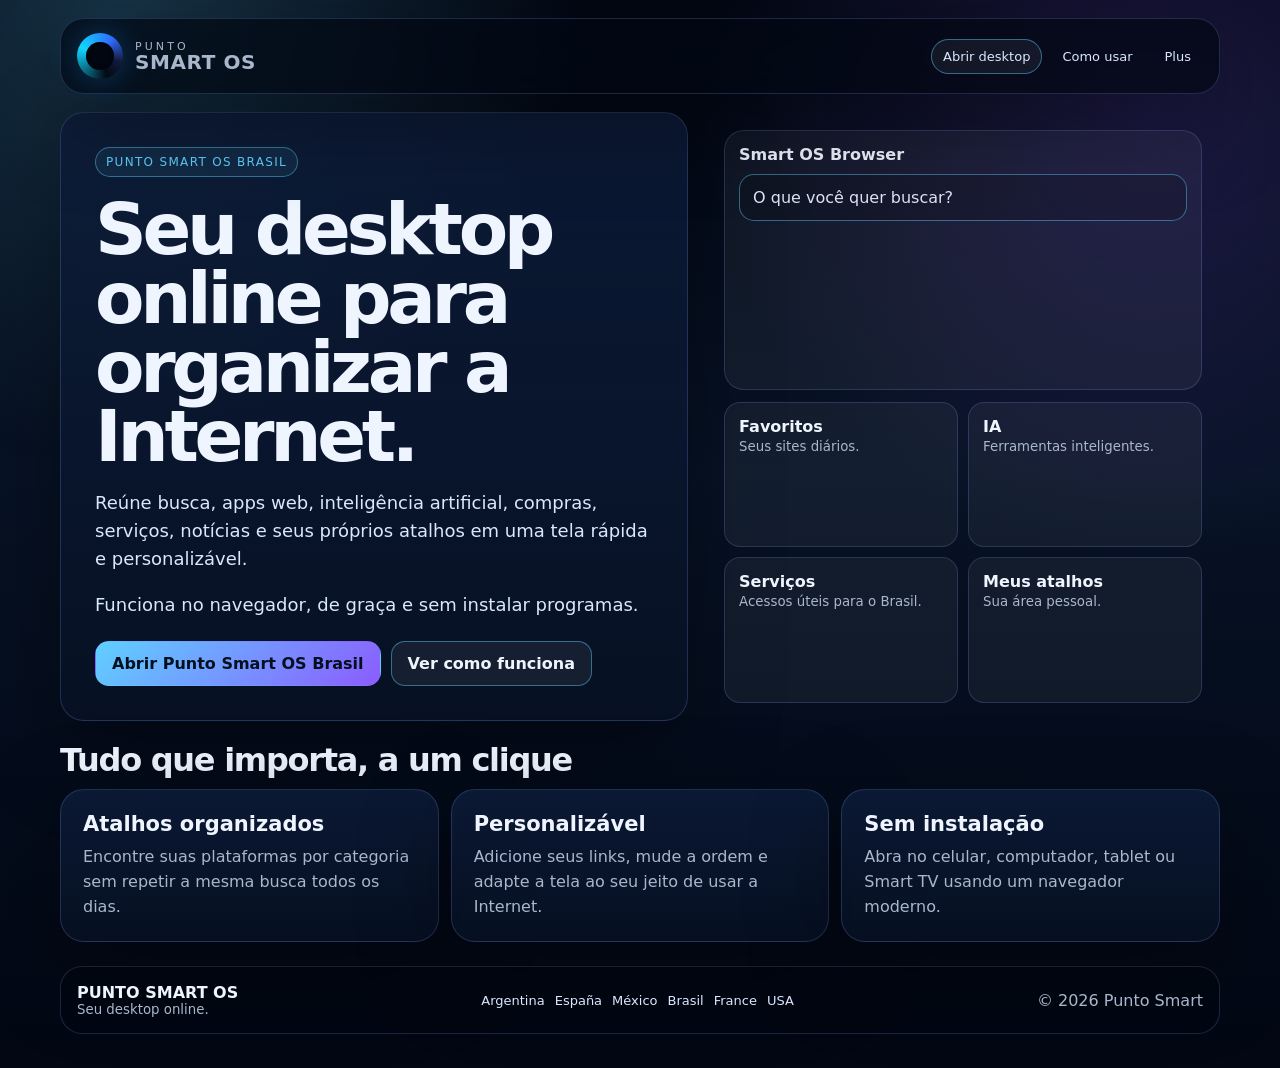
<file: br/index.html>
<!doctype html>
<html lang="pt-BR">
<head>
  <meta charset="utf-8"><meta name="viewport" content="width=device-width, initial-scale=1"><meta name="theme-color" content="#020713">
  <title>Punto Smart OS Brasil | Seu desktop online grátis</title>
  <meta name="description" content="Organize apps web, atalhos, IA, compras, serviços e ferramentas em um desktop online gratuito para o Brasil, sem instalar nada.">
  <meta name="robots" content="index,follow,max-image-preview:large,max-snippet:-1,max-video-preview:-1"><link rel="canonical" href="https://www.puntosmart.com.ar/br/">
  <link rel="alternate" hreflang="es-AR" href="https://www.puntosmart.com.ar/"><link rel="alternate" hreflang="es-ES" href="https://www.puntosmart.com.ar/es/"><link rel="alternate" hreflang="es-MX" href="https://www.puntosmart.com.ar/mx/"><link rel="alternate" hreflang="pt-BR" href="https://www.puntosmart.com.ar/br/"><link rel="alternate" hreflang="fr-FR" href="https://www.puntosmart.com.ar/fr/"><link rel="alternate" hreflang="en-US" href="https://www.puntosmart.com.ar/us/"><link rel="alternate" hreflang="x-default" href="https://www.puntosmart.com.ar/">
  <meta property="og:type" content="website"><meta property="og:site_name" content="Punto Smart OS"><meta property="og:locale" content="pt_BR"><meta property="og:title" content="Punto Smart OS Brasil | Seu desktop online grátis"><meta property="og:description" content="Seus atalhos, apps web e ferramentas diárias em uma única tela."><meta property="og:url" content="https://www.puntosmart.com.ar/br/"><meta property="og:image" content="https://www.puntosmart.com.ar/favicon.png"><meta property="og:image:alt" content="Logo do Punto Smart OS"><meta name="twitter:card" content="summary"><meta name="twitter:title" content="Punto Smart OS Brasil"><meta name="twitter:description" content="Seu desktop online gratuito, sem instalar nada."><meta name="twitter:image" content="https://www.puntosmart.com.ar/favicon.png">
  <link rel="icon" type="image/png" href="../favicon.png"><link rel="stylesheet" href="../site.css?v=110">
  <script type="application/ld+json">{"@context":"https://schema.org","@type":"WebApplication","name":"Punto Smart OS Brasil","url":"https://www.puntosmart.com.ar/br/","applicationCategory":"UtilitiesApplication","operatingSystem":"Any","inLanguage":"pt-BR","isAccessibleForFree":true,"offers":{"@type":"Offer","price":"0","priceCurrency":"BRL"},"publisher":{"@type":"Organization","name":"Punto Smart","url":"https://www.puntosmart.com.ar/"}}</script>
</head>
<body><div class="wrap"><header class="top"><a class="brand" href="../" aria-label="Punto Smart OS"><span class="mark"></span><span><span>PUNTO</span><strong>SMART OS</strong></span></a><nav class="nav" aria-label="Navegação"><a href="../global/?country=BR" class="active">Abrir desktop</a><a href="../instructivo/?country=BR">Como usar</a><a href="../plus/?country=BR">Plus</a></nav></header>
<main><section class="hero"><article class="hero-card"><span class="eyebrow">Punto Smart OS Brasil</span><h1>Seu desktop online para organizar a Internet.</h1><p>Reúne busca, apps web, inteligência artificial, compras, serviços, notícias e seus próprios atalhos em uma tela rápida e personalizável.</p><p>Funciona no navegador, de graça e sem instalar programas.</p><div class="cta"><a class="btn primary" href="../global/?country=BR">Abrir Punto Smart OS Brasil</a><a class="btn" href="../instructivo/?country=BR">Ver como funciona</a></div></article><aside class="preview"><div class="search"><b>Smart OS Browser</b><div class="search-box">O que você quer buscar?</div></div><div class="mini-grid"><div class="mini"><b>Favoritos</b><small>Seus sites diários.</small></div><div class="mini"><b>IA</b><small>Ferramentas inteligentes.</small></div><div class="mini"><b>Serviços</b><small>Acessos úteis para o Brasil.</small></div><div class="mini"><b>Meus atalhos</b><small>Sua área pessoal.</small></div></div></aside></section><section class="section"><h2>Tudo que importa, a um clique</h2><div class="cards"><article class="card"><h3>Atalhos organizados</h3><p>Encontre suas plataformas por categoria sem repetir a mesma busca todos os dias.</p></article><article class="card"><h3>Personalizável</h3><p>Adicione seus links, mude a ordem e adapte a tela ao seu jeito de usar a Internet.</p></article><article class="card"><h3>Sem instalação</h3><p>Abra no celular, computador, tablet ou Smart TV usando um navegador moderno.</p></article></div></section></main>
<footer class="footer"><div><b>PUNTO SMART OS</b><small>Seu desktop online.</small></div><nav class="footer-links" aria-label="Países"><a href="../">Argentina</a><a href="../es/">España</a><a href="../mx/">México</a><a href="../br/" aria-current="page">Brasil</a><a href="../fr/">France</a><a href="../us/">USA</a></nav><span>© 2026 Punto Smart</span></footer></div></body></html>
</file>
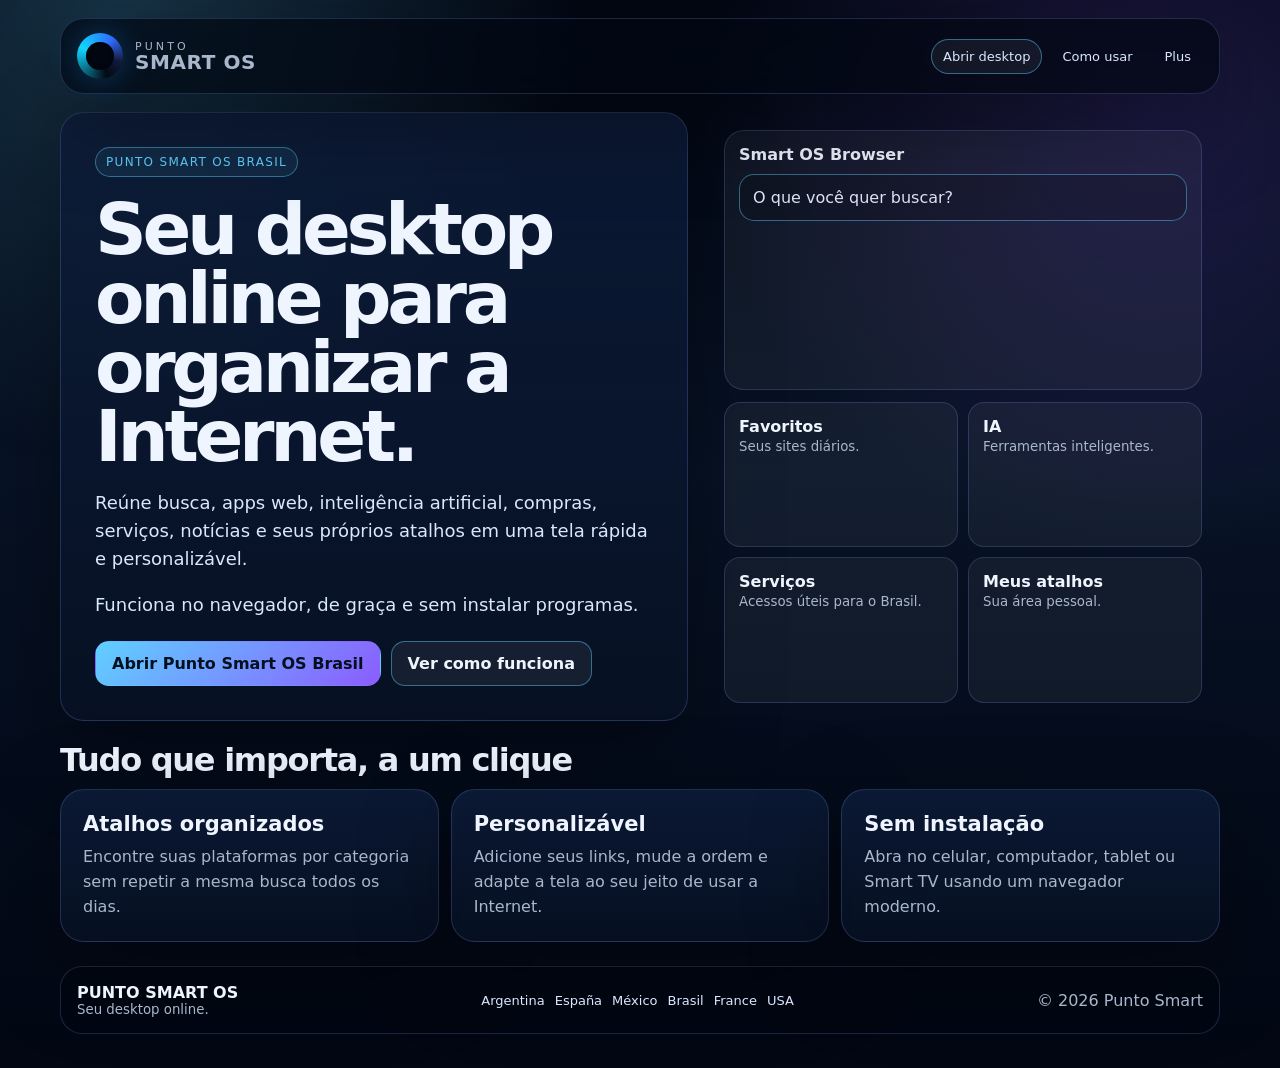
<file: brasil/index.html>
<!doctype html><html lang="pt-BR"><head><meta charset="utf-8"><meta name="viewport" content="width=device-width,initial-scale=1"><title>Punto Smart OS Brasil</title><meta name="robots" content="noindex,follow"><link rel="canonical" href="https://www.puntosmart.com.ar/br/"><meta http-equiv="refresh" content="0; url=../br/"></head><body><p>Redirecionando para <a href="../br/">Punto Smart OS Brasil</a>.</p><script>location.replace('../br/')</script></body></html>
</file>
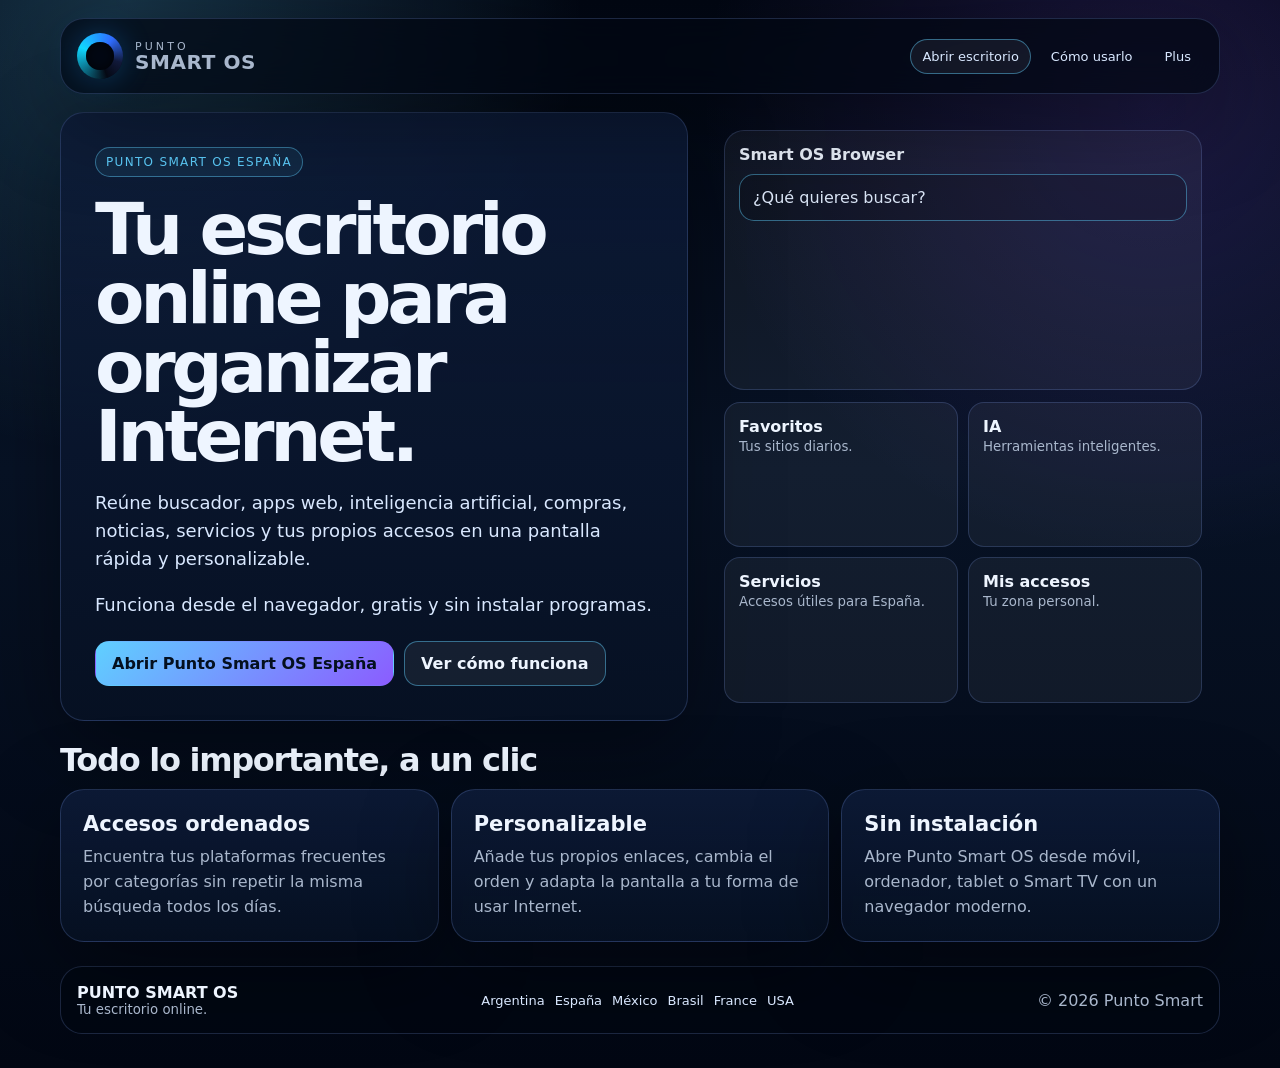
<file: es/index.html>
<!doctype html>
<html lang="es-ES">
<head>
  <meta charset="utf-8">
  <meta name="viewport" content="width=device-width, initial-scale=1">
  <meta name="theme-color" content="#020713">
  <title>Punto Smart OS España | Tu escritorio online gratis</title>
  <meta name="description" content="Organiza apps web, accesos, IA, compras, servicios y herramientas en un escritorio online gratuito para España, sin instalar nada.">
  <meta name="robots" content="index,follow,max-image-preview:large,max-snippet:-1,max-video-preview:-1">
  <link rel="canonical" href="https://www.puntosmart.com.ar/es/">
  <link rel="alternate" hreflang="es-AR" href="https://www.puntosmart.com.ar/">
  <link rel="alternate" hreflang="es-ES" href="https://www.puntosmart.com.ar/es/">
  <link rel="alternate" hreflang="es-MX" href="https://www.puntosmart.com.ar/mx/">
  <link rel="alternate" hreflang="pt-BR" href="https://www.puntosmart.com.ar/br/">
  <link rel="alternate" hreflang="fr-FR" href="https://www.puntosmart.com.ar/fr/">
  <link rel="alternate" hreflang="en-US" href="https://www.puntosmart.com.ar/us/">
  <link rel="alternate" hreflang="x-default" href="https://www.puntosmart.com.ar/">
  <meta property="og:type" content="website"><meta property="og:site_name" content="Punto Smart OS"><meta property="og:locale" content="es_ES">
  <meta property="og:title" content="Punto Smart OS España | Tu escritorio online gratis">
  <meta property="og:description" content="Tus accesos, apps web y herramientas de uso diario en una sola pantalla.">
  <meta property="og:url" content="https://www.puntosmart.com.ar/es/"><meta property="og:image" content="https://www.puntosmart.com.ar/favicon.png"><meta property="og:image:alt" content="Logo de Punto Smart OS">
  <meta name="twitter:card" content="summary"><meta name="twitter:title" content="Punto Smart OS España"><meta name="twitter:description" content="Tu escritorio online gratuito, sin instalar nada."><meta name="twitter:image" content="https://www.puntosmart.com.ar/favicon.png">
  <link rel="icon" type="image/png" href="../favicon.png"><link rel="stylesheet" href="../site.css?v=110">
  <script type="application/ld+json">{"@context":"https://schema.org","@type":"WebApplication","name":"Punto Smart OS España","url":"https://www.puntosmart.com.ar/es/","applicationCategory":"UtilitiesApplication","operatingSystem":"Any","inLanguage":"es-ES","isAccessibleForFree":true,"offers":{"@type":"Offer","price":"0","priceCurrency":"EUR"},"publisher":{"@type":"Organization","name":"Punto Smart","url":"https://www.puntosmart.com.ar/"}}</script>
</head>
<body><div class="wrap">
  <header class="top"><a class="brand" href="../" aria-label="Punto Smart OS"><span class="mark"></span><span><span>PUNTO</span><strong>SMART OS</strong></span></a><nav class="nav" aria-label="Navegación"><a href="../global/?country=ES" class="active">Abrir escritorio</a><a href="../instructivo/?country=ES">Cómo usarlo</a><a href="../plus/?country=ES">Plus</a></nav></header>
  <main>
    <section class="hero"><article class="hero-card"><span class="eyebrow">Punto Smart OS España</span><h1>Tu escritorio online para organizar Internet.</h1><p>Reúne buscador, apps web, inteligencia artificial, compras, noticias, servicios y tus propios accesos en una pantalla rápida y personalizable.</p><p>Funciona desde el navegador, gratis y sin instalar programas.</p><div class="cta"><a class="btn primary" href="../global/?country=ES">Abrir Punto Smart OS España</a><a class="btn" href="../instructivo/?country=ES">Ver cómo funciona</a></div></article><aside class="preview"><div class="search"><b>Smart OS Browser</b><div class="search-box">¿Qué quieres buscar?</div></div><div class="mini-grid"><div class="mini"><b>Favoritos</b><small>Tus sitios diarios.</small></div><div class="mini"><b>IA</b><small>Herramientas inteligentes.</small></div><div class="mini"><b>Servicios</b><small>Accesos útiles para España.</small></div><div class="mini"><b>Mis accesos</b><small>Tu zona personal.</small></div></div></aside></section>
    <section class="section"><h2>Todo lo importante, a un clic</h2><div class="cards"><article class="card"><h3>Accesos ordenados</h3><p>Encuentra tus plataformas frecuentes por categorías sin repetir la misma búsqueda todos los días.</p></article><article class="card"><h3>Personalizable</h3><p>Añade tus propios enlaces, cambia el orden y adapta la pantalla a tu forma de usar Internet.</p></article><article class="card"><h3>Sin instalación</h3><p>Abre Punto Smart OS desde móvil, ordenador, tablet o Smart TV con un navegador moderno.</p></article></div></section>
  </main>
  <footer class="footer"><div><b>PUNTO SMART OS</b><small>Tu escritorio online.</small></div><nav class="footer-links" aria-label="Países"><a href="../">Argentina</a><a href="../es/" aria-current="page">España</a><a href="../mx/">México</a><a href="../br/">Brasil</a><a href="../fr/">France</a><a href="../us/">USA</a></nav><span>© 2026 Punto Smart</span></footer>
</div></body></html>
</file>
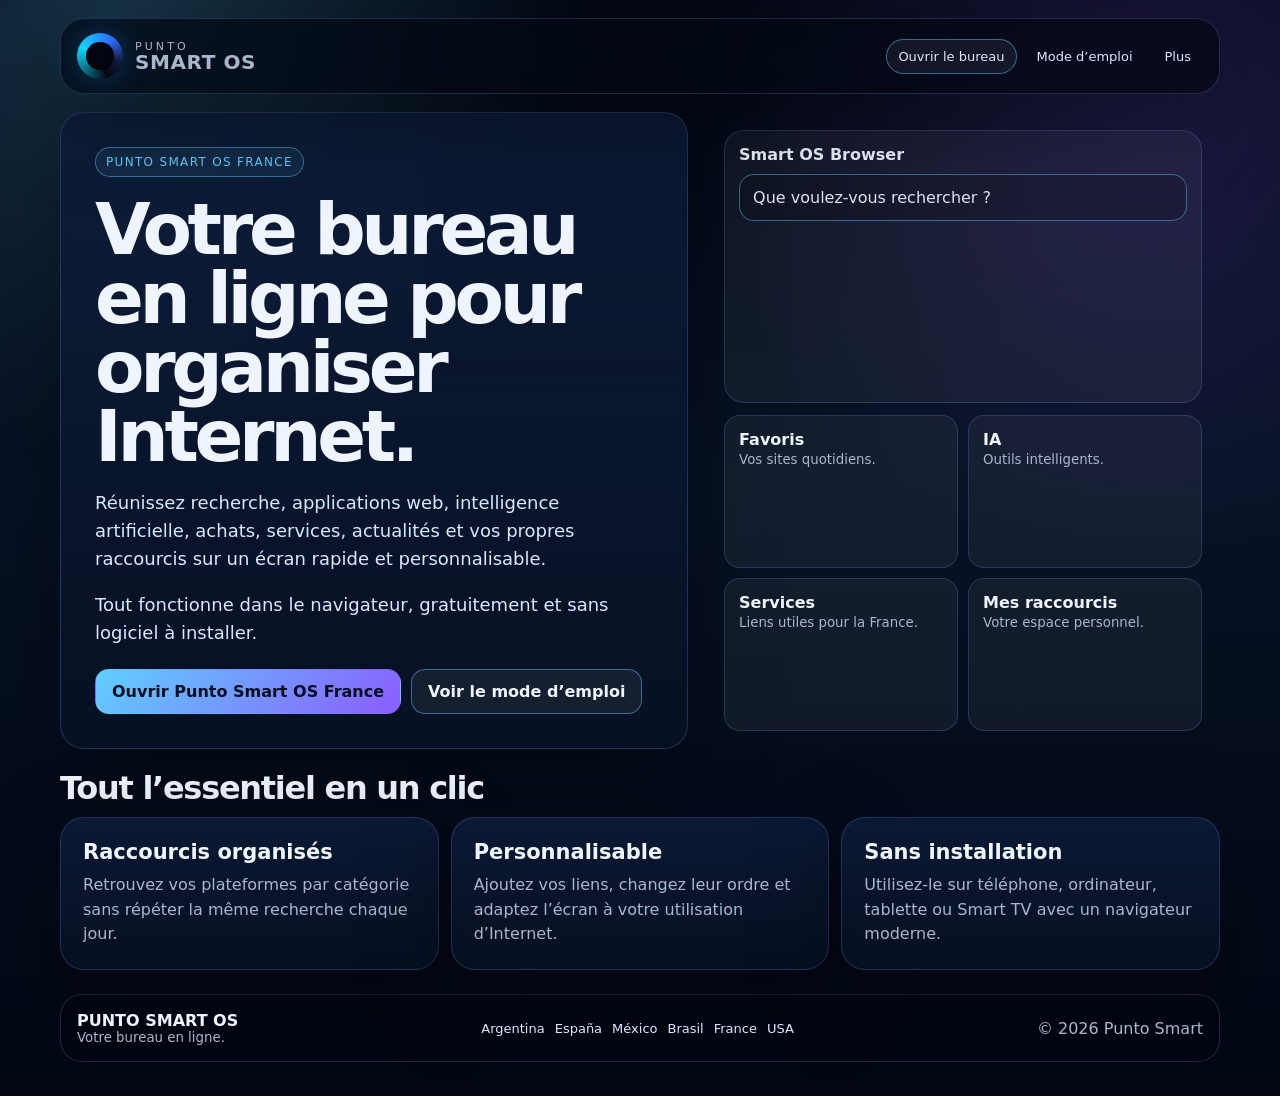
<file: fr/index.html>
<!doctype html>
<html lang="fr-FR">
<head>
  <meta charset="utf-8"><meta name="viewport" content="width=device-width, initial-scale=1"><meta name="theme-color" content="#020713">
  <title>Punto Smart OS France | Votre bureau en ligne gratuit</title>
  <meta name="description" content="Organisez applications web, raccourcis, IA, achats, services et outils dans un bureau en ligne gratuit pour la France, sans installation.">
  <meta name="robots" content="index,follow,max-image-preview:large,max-snippet:-1,max-video-preview:-1"><link rel="canonical" href="https://www.puntosmart.com.ar/fr/">
  <link rel="alternate" hreflang="es-AR" href="https://www.puntosmart.com.ar/"><link rel="alternate" hreflang="es-ES" href="https://www.puntosmart.com.ar/es/"><link rel="alternate" hreflang="es-MX" href="https://www.puntosmart.com.ar/mx/"><link rel="alternate" hreflang="pt-BR" href="https://www.puntosmart.com.ar/br/"><link rel="alternate" hreflang="fr-FR" href="https://www.puntosmart.com.ar/fr/"><link rel="alternate" hreflang="en-US" href="https://www.puntosmart.com.ar/us/"><link rel="alternate" hreflang="x-default" href="https://www.puntosmart.com.ar/">
  <meta property="og:type" content="website"><meta property="og:site_name" content="Punto Smart OS"><meta property="og:locale" content="fr_FR"><meta property="og:title" content="Punto Smart OS France | Votre bureau en ligne gratuit"><meta property="og:description" content="Vos raccourcis, applications web et outils quotidiens sur un seul écran."><meta property="og:url" content="https://www.puntosmart.com.ar/fr/"><meta property="og:image" content="https://www.puntosmart.com.ar/favicon.png"><meta property="og:image:alt" content="Logo de Punto Smart OS"><meta name="twitter:card" content="summary"><meta name="twitter:title" content="Punto Smart OS France"><meta name="twitter:description" content="Votre bureau en ligne gratuit, sans installation."><meta name="twitter:image" content="https://www.puntosmart.com.ar/favicon.png">
  <link rel="icon" type="image/png" href="../favicon.png"><link rel="stylesheet" href="../site.css?v=110">
  <script type="application/ld+json">{"@context":"https://schema.org","@type":"WebApplication","name":"Punto Smart OS France","url":"https://www.puntosmart.com.ar/fr/","applicationCategory":"UtilitiesApplication","operatingSystem":"Any","inLanguage":"fr-FR","isAccessibleForFree":true,"offers":{"@type":"Offer","price":"0","priceCurrency":"EUR"},"publisher":{"@type":"Organization","name":"Punto Smart","url":"https://www.puntosmart.com.ar/"}}</script>
</head>
<body><div class="wrap"><header class="top"><a class="brand" href="../" aria-label="Punto Smart OS"><span class="mark"></span><span><span>PUNTO</span><strong>SMART OS</strong></span></a><nav class="nav" aria-label="Navigation"><a href="../global/?country=FR" class="active">Ouvrir le bureau</a><a href="../instructivo/?country=FR">Mode d’emploi</a><a href="../plus/?country=FR">Plus</a></nav></header>
<main><section class="hero"><article class="hero-card"><span class="eyebrow">Punto Smart OS France</span><h1>Votre bureau en ligne pour organiser Internet.</h1><p>Réunissez recherche, applications web, intelligence artificielle, achats, services, actualités et vos propres raccourcis sur un écran rapide et personnalisable.</p><p>Tout fonctionne dans le navigateur, gratuitement et sans logiciel à installer.</p><div class="cta"><a class="btn primary" href="../global/?country=FR">Ouvrir Punto Smart OS France</a><a class="btn" href="../instructivo/?country=FR">Voir le mode d’emploi</a></div></article><aside class="preview"><div class="search"><b>Smart OS Browser</b><div class="search-box">Que voulez-vous rechercher ?</div></div><div class="mini-grid"><div class="mini"><b>Favoris</b><small>Vos sites quotidiens.</small></div><div class="mini"><b>IA</b><small>Outils intelligents.</small></div><div class="mini"><b>Services</b><small>Liens utiles pour la France.</small></div><div class="mini"><b>Mes raccourcis</b><small>Votre espace personnel.</small></div></div></aside></section><section class="section"><h2>Tout l’essentiel en un clic</h2><div class="cards"><article class="card"><h3>Raccourcis organisés</h3><p>Retrouvez vos plateformes par catégorie sans répéter la même recherche chaque jour.</p></article><article class="card"><h3>Personnalisable</h3><p>Ajoutez vos liens, changez leur ordre et adaptez l’écran à votre utilisation d’Internet.</p></article><article class="card"><h3>Sans installation</h3><p>Utilisez-le sur téléphone, ordinateur, tablette ou Smart TV avec un navigateur moderne.</p></article></div></section></main>
<footer class="footer"><div><b>PUNTO SMART OS</b><small>Votre bureau en ligne.</small></div><nav class="footer-links" aria-label="Pays"><a href="../">Argentina</a><a href="../es/">España</a><a href="../mx/">México</a><a href="../br/">Brasil</a><a href="../fr/" aria-current="page">France</a><a href="../us/">USA</a></nav><span>© 2026 Punto Smart</span></footer></div></body></html>
</file>
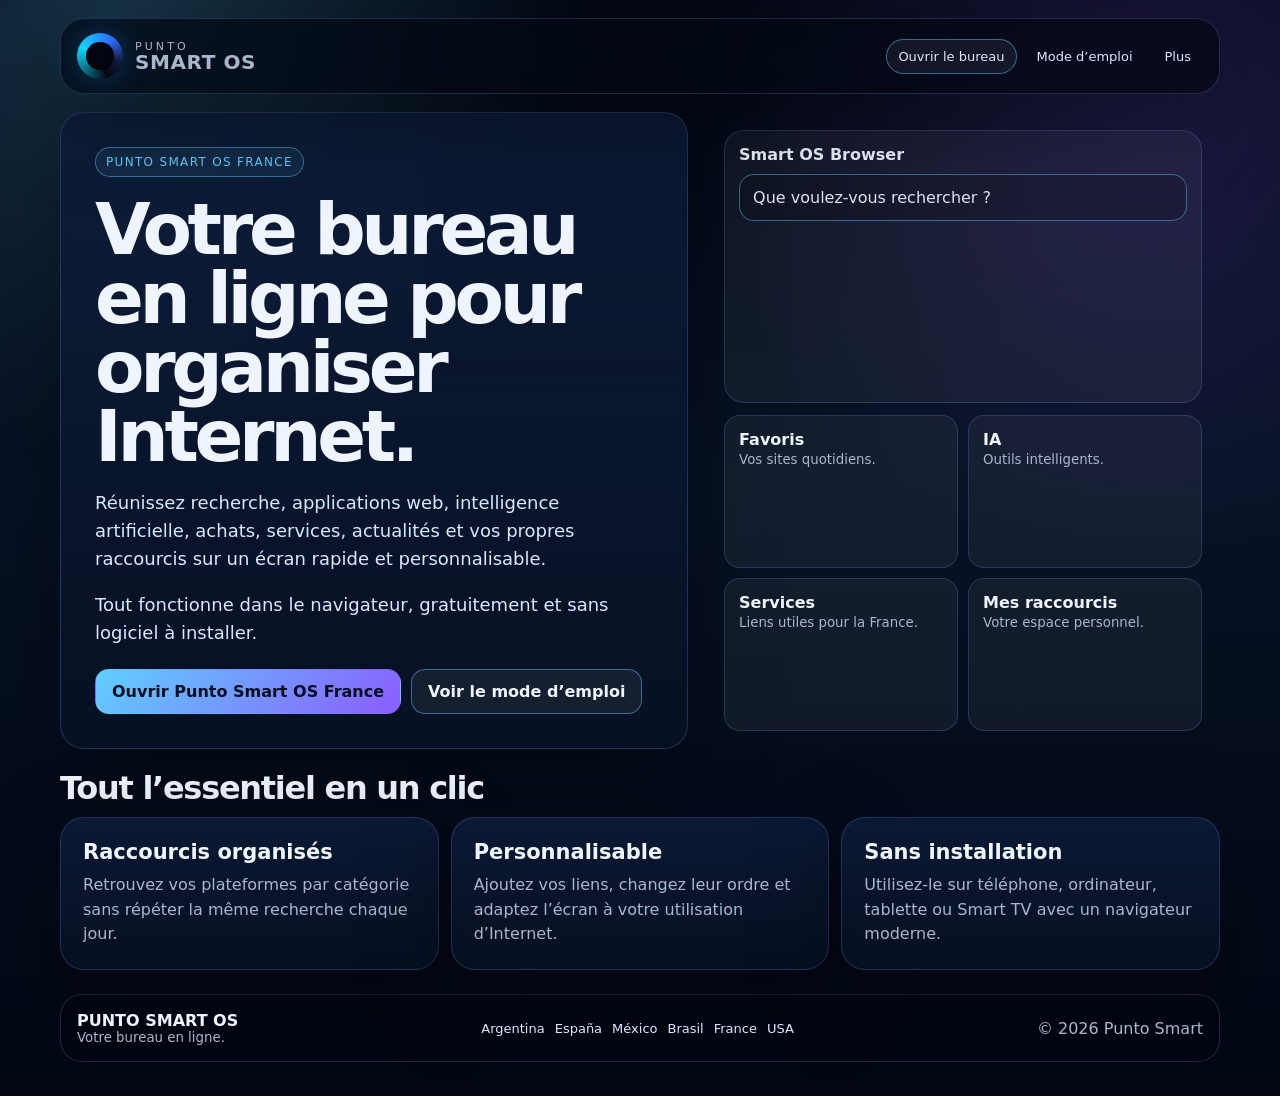
<file: france/index.html>
<!doctype html><html lang="fr-FR"><head><meta charset="utf-8"><meta name="viewport" content="width=device-width,initial-scale=1"><title>Punto Smart OS France</title><meta name="robots" content="noindex,follow"><link rel="canonical" href="https://www.puntosmart.com.ar/fr/"><meta http-equiv="refresh" content="0; url=../fr/"></head><body><p>Redirection vers <a href="../fr/">Punto Smart OS France</a>.</p><script>location.replace('../fr/')</script></body></html>
</file>
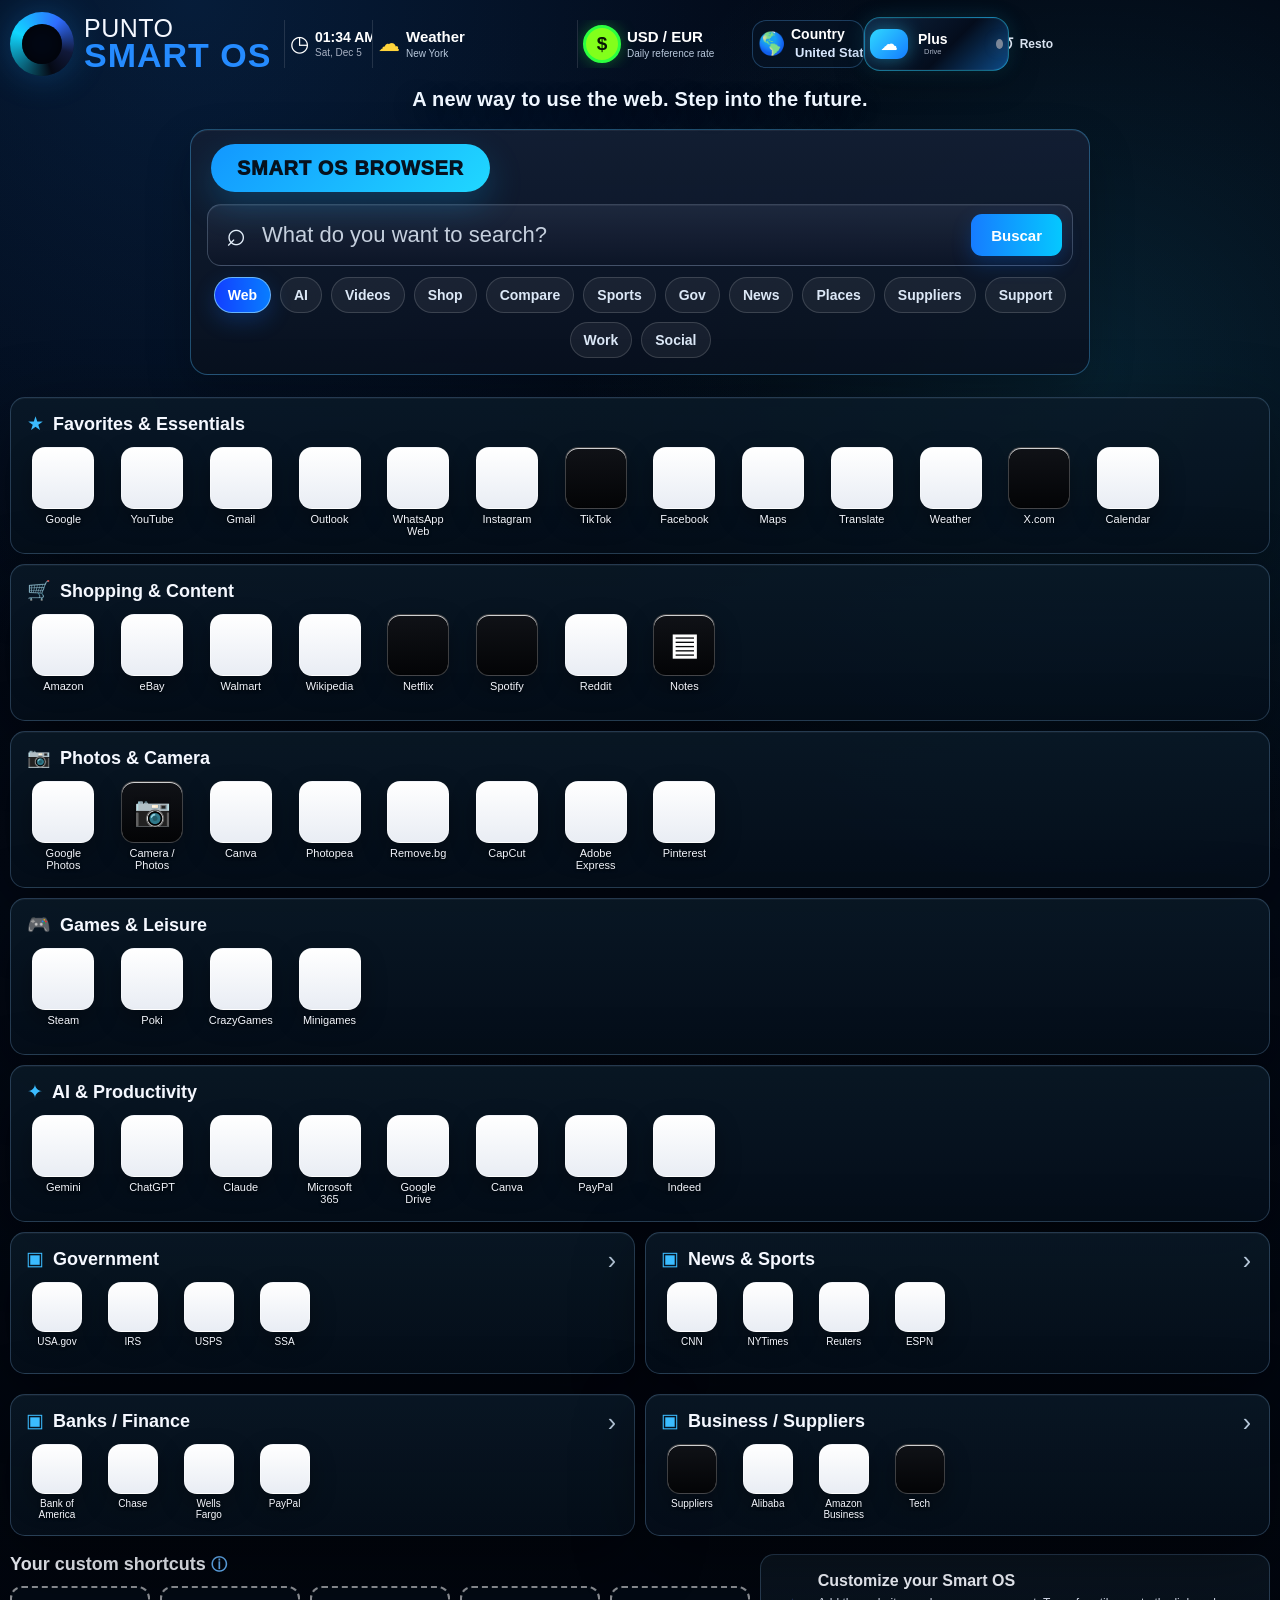
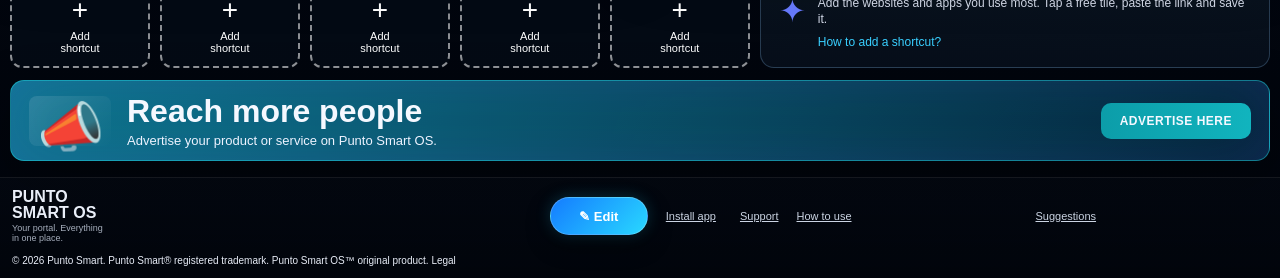
<file: global-plus/index.html>
<!doctype html>
<html lang="es">
<head>
  <meta charset="utf-8" />
  <meta name="viewport" content="width=device-width, initial-scale=1" />
  <meta name="theme-color" content="#020713" />
  <meta http-equiv="Content-Security-Policy" content="default-src 'self'; script-src 'self' https://accounts.google.com; style-src 'self'; img-src 'self' data: https:; connect-src https://api.open-meteo.com https://api.frankfurter.dev https://accounts.google.com https://oauth2.googleapis.com https://www.googleapis.com; frame-src https://accounts.google.com; base-uri 'self'; object-src 'none'; frame-ancestors 'none'" />
  <title>Punto Smart OS Global Plus | Tu escritorio online sincronizado</title>
  <meta name="description" content="Punto Smart OS Global Plus guarda y sincroniza tu escritorio online para recuperarlo desde cualquier dispositivo." />
  <meta name="robots" content="noindex,follow" />
  <meta property="og:type" content="website" />
  <meta property="og:site_name" content="Punto Smart OS" />
  <meta property="og:title" content="Punto Smart OS Global Plus" />
  <meta property="og:description" content="Sincronización y recuperación de tu escritorio online con dos meses gratis." />
  <meta property="og:image" content="https://www.puntosmart.com.ar/favicon.png" />
  <meta name="twitter:card" content="summary" />

  <link rel="icon" type="image/png" href="favicon.png" />
  <link rel="icon" type="image/svg+xml" href="favicon.svg" />
  <link rel="apple-touch-icon" href="favicon.png" />
  <link rel="manifest" href="../site.webmanifest" />

  <link rel="stylesheet" href="styles.css?v=190" />
  <link rel="stylesheet" href="smartos-extra.css?v=180" />
  <link rel="stylesheet" href="../reliability.css?v=5" />
  <link rel="stylesheet" href="plus.css?v=99" />
<!-- Punto Smart OS - desarrollo original de Punto Smart - Punto Smart marca registrada ante INPI --></head>
<body>
  <div class="app-shell">
    <header class="topbar">
      <a class="brand" href="#" aria-label="Punto Smart OS">
        <span class="brand-mark"></span>
        <span class="brand-text"><span>PUNTO</span><strong>SMART OS</strong></span>
      </a>

      <div class="status-zone">
        <div class="status-pill hide-small">
          <span class="status-icon">◷</span>
          <span><b id="clock">--:--</b><small id="dateText">Cargando...</small></span>
        </div>
        <a id="weatherLink" class="status-pill hide-small weather-live" href="https://www.google.com/search?q=weather" target="_blank" rel="noopener" aria-live="polite">
          <span class="status-icon weather" id="globalWeatherIcon">☁</span>
          <span class="live-status-copy"><b id="globalWeatherMain">Clima</b><small id="globalWeatherSub">Cargando…</small></span>
        </a>
        <a id="currencyLink" class="status-pill dolar dollar-live" href="https://www.google.com/search?q=exchange+rate" target="_blank" rel="noopener" aria-live="polite">
          <span class="dolar-logo">$</span>
          <span class="live-status-copy"><b id="globalCurrencyMain">Cotización</b><small id="globalCurrencySub">Cargando…</small></span>
        </a>

        <div class="status-pill country-global-pill">
          <span class="status-icon">🌎</span>
          <span><b id="countryLabel">País</b><small><select id="countrySelect" class="country-select" aria-label="Cambiar país"></select></small></span>
        </div>
        <button class="gear" id="resetBtn" type="button" title="Restaurar orden y accesos" aria-label="Restaurar orden y accesos">↺ <span class="reset-label">Restaurar</span></button>
      </div>
    </header>

    <main>
      <h1 class="os-slogan">Interfaz Híbrida Operativa. Entorno Adaptable a tu gusto.</h1>

      <section class="smart-search" aria-label="Smart OS Browser">
        <div class="smart-search-head">
          <span class="smart-search-badge">Smart OS Browser</span>
        </div>
        <form id="smartSearchForm" class="smart-search-box">
          <span class="smart-search-icon">⌕</span>
          <input id="searchInput" type="search" autocomplete="off" placeholder="¿Qué querés buscar?" />
          <button id="smartSearchGo" class="smart-search-go" type="submit">Buscar</button>
        </form>
        <div class="smart-engines" role="group" aria-label="Dónde buscar">
          <button type="button" class="engine-pill active" data-engine="google">Web</button>
          <button type="button" class="engine-pill" data-engine="chatgpt">IA</button>
          <button type="button" class="engine-pill" data-engine="videos">Videos</button>
          <button type="button" class="engine-pill" data-engine="comprar">Comprar</button>
          <button type="button" class="engine-pill" data-engine="comparar">Comparar</button>
          <button type="button" class="engine-pill" data-engine="futbol">Fútbol</button>
          <button type="button" class="engine-pill" data-engine="tramites">Trámites</button>
          <button type="button" class="engine-pill" data-engine="noticias">Noticias</button>
          <button type="button" class="engine-pill" data-engine="lugares">Lugares</button>
          <button type="button" class="engine-pill" data-engine="proveedores">Proveedores</button>
          <button type="button" class="engine-pill" data-engine="soporte">Soporte</button>
          <button type="button" class="engine-pill" data-engine="trabajo">Trabajo</button>
          <button type="button" class="engine-pill" data-engine="redes">Redes</button>
        </div>
      </section>
      <section class="panel wide" data-section="Favoritos y Esenciales">
        <div class="panel-title"><span>★</span><h2>Favoritos y Esenciales</h2><button type="button" class="section-add-btn" data-add-group="favorites">+ Agregar</button></div>
        <div class="icon-grid" id="favoritesGrid"></div>
      </section>

      <section class="panel wide" data-section="Compras y Contenido">
        <div class="panel-title"><span>🛒</span><h2>Compras y Contenido</h2><button type="button" class="section-add-btn" data-add-group="content">+ Agregar</button></div>
        <div class="icon-grid" id="contentGrid"></div>
      </section>

      <section class="panel wide" data-section="Fotos y Cámara">
        <div class="panel-title"><span>📷</span><h2>Fotos y Cámara</h2><button type="button" class="section-add-btn" data-add-group="fotos">+ Agregar</button></div>
        <div class="icon-grid" id="fotosGrid"></div>
      </section>

      <section class="panel wide" data-section="Juegos y Ocio">
        <div class="panel-title"><span>🎮</span><h2>Juegos y Ocio</h2><button type="button" class="section-add-btn" data-add-group="juegos">+ Agregar</button></div>
        <div class="icon-grid" id="juegosGrid"></div>
      </section>

      <section class="panel wide" data-section="IA y Productividad">
        <div class="panel-title"><span>✦</span><h2>IA y Productividad</h2><button type="button" class="section-add-btn" data-add-group="ai">+ Agregar</button></div>
        <div class="icon-grid" id="aiGrid"></div>
      </section>

      <section class="folder-board">
        <article class="panel folder-panel" data-folder="tramites">
          <button class="folder-open" data-folder="tramites" aria-label="Abrir carpeta Trámites">›</button>
          <div class="panel-title"><span>▣</span><h2>Trámites</h2><button type="button" class="section-add-btn" data-add-group="tramites">+ Agregar</button></div>
          <div class="mini-grid" id="tramitesGrid"></div>
        </article>

        <article class="panel folder-panel" data-folder="noticias">
          <button class="folder-open" data-folder="noticias" aria-label="Abrir carpeta Noticias y Deportes">›</button>
          <div class="panel-title"><span>▣</span><h2>Noticias y Deportes</h2><button type="button" class="section-add-btn" data-add-group="noticias">+ Agregar</button></div>
          <div class="mini-grid" id="noticiasGrid"></div>
        </article>

        <article class="panel folder-panel" data-folder="bancos">
          <button class="folder-open" data-folder="bancos" aria-label="Abrir carpeta Bancos">›</button>
          <div class="panel-title"><span>▣</span><h2>Bancos</h2><button type="button" class="section-add-btn" data-add-group="bancos">+ Agregar</button></div>
          <div class="mini-grid" id="bancosGrid"></div>
        </article>

        <article class="panel folder-panel" data-folder="negocio">
          <button class="folder-open" data-folder="negocio" aria-label="Abrir carpeta Negocio y Proveedores">›</button>
          <div class="panel-title"><span>▣</span><h2>Negocio / Proveedores</h2><button type="button" class="section-add-btn" data-add-group="negocio">+ Agregar</button></div>
          <div class="mini-grid" id="negocioGrid"></div>
        </article>
      </section>

      <section class="custom-area">
        <div class="custom-left">
          <div class="custom-title">Tus accesos personalizados <span title="Se guardan en este dispositivo">ⓘ</span></div>
          <div class="custom-grid" id="customGrid"></div>
        </div>
        <article class="help-card">
          <span class="help-spark">✦</span>
          <div>
            <b>Personalizá tu Smart OS</b>
            <p>Agregá los sitios y aplicaciones que más usás. Tocá una baldosa libre, pegá el link y guardalo.</p>
            <button id="howBtn">¿Cómo agregar un acceso?</button>
          </div>
        </article>
      </section>

      <a class="ad-banner bottom-ad" href="mailto:punto.smart.arg@gmail.com?subject=Publicidad%20en%20Punto%20Smart%20OS">
        <span class="ad-icon">📣</span>
        <span class="ad-copy"><b>Llegá a más personas</b><small>Anunciá tu producto o servicio en Punto Smart OS.</small></span>
        <span class="ad-cta">ANUNCIÁ ACÁ</span>
      </a>
    </main>

    <footer class="footer">
      <div><b>PUNTO SMART OS</b><small>Tu portal. Todo en un lugar.</small></div>
      <button id="editBtn">✎ Editar</button>
      <button type="button" data-install-app hidden>Instalar app</button>
      <button id="supportBtn">Soporte</button>
      <a id="guideBtn" class="footer-link-btn" href="../instructivo/">Cómo usarlo</a>
      <button id="suggestBtn">Sugerencias</button>
      <span>© 2026 Punto Smart. Punto Smart® registered trademark. Punto Smart OS™ original product. <a href="../legal/">Legal</a></span>
    </footer>
  </div>

  <dialog id="customDialog" class="modal">
    <form method="dialog" id="customForm">
      <h3 id="customDialogTitle">Agregar página o aplicación</h3>
      <label>Nombre
        <input id="customName" maxlength="24" placeholder="Ej: Proveedor celulares" required />
      </label>
      <label>Link
        <input id="customUrl" type="url" placeholder="https://www.ejemplo.com" required />
      </label>
      <label>Icono opcional
        <input id="customIcon" type="url" placeholder="https://.../icono.png" />
      </label>
      <p class="modal-note">Si no cargás icono, intenta traer el favicon automáticamente. Si falla, usa la inicial del nombre.</p>
      <div class="modal-actions">
        <button type="button" class="danger" id="deleteCustomBtn">Borrar</button>
        <span></span>
        <button type="button" id="cancelCustomBtn">Cancelar</button>
        <button class="primary" value="save">Guardar</button>
      </div>
    </form>
  </dialog>

  <dialog id="folderDialog" class="modal folder-modal">
    <div class="folder-modal-inner">
      <button class="modal-close" id="closeFolderBtn">×</button>
      <h3 id="folderTitle">Carpeta</h3>
      <div class="icon-grid modal-grid" id="folderModalGrid"></div>
    </div>
  </dialog>

  <dialog id="infoDialog" class="modal">
    <div class="info-content">
      <button class="modal-close" id="closeInfoBtn">×</button>
      <h3>Cómo agregar un acceso</h3>
      <p>1. Tocá una baldosa “Agregar acceso”.</p>
      <p>2. Escribí el nombre y pegá el link completo, por ejemplo: <b>https://www.ejemplo.com</b>.</p>
      <p>3. Guardá. El acceso queda en este dispositivo.</p>
      <p>Para cambiarlo, tocá “Editar” y seleccioná la baldosa.</p>
    </div>
  </dialog>

  <dialog id="contactDialog" class="modal">
    <div class="info-content contact-content">
      <button class="modal-close" id="closeContactBtn" type="button" aria-label="Cerrar">×</button>
      <h3 id="contactTitle">Soporte</h3>
      <p id="contactText">Contactá al equipo de Punto Smart OS.</p>
      <label id="contactEmailLabel" for="contactEmail">Correo de contacto</label>
      <input id="contactEmail" type="email" value="punto.smart.arg@gmail.com" readonly />
      <div class="contact-actions">
        <button id="copyContactBtn" class="primary" type="button">Copiar correo</button>
        <button id="dismissContactBtn" type="button">Cerrar</button>
      </div>
      <p id="contactCopyStatus" class="contact-copy-status" role="status" aria-live="polite"></p>
    </div>
  </dialog>

  <input id="cameraInput" type="file" accept="image/*" capture="environment" hidden />
  <script src="script.js?v=202"></script>
  <script src="../install.js?v=1"></script>
  <script src="https://accounts.google.com/gsi/client"></script>
  <script src="plus-config.js?v=97"></script>
  <script src="plus-drive.js?v=98"></script>
</body>
</html>
</file>
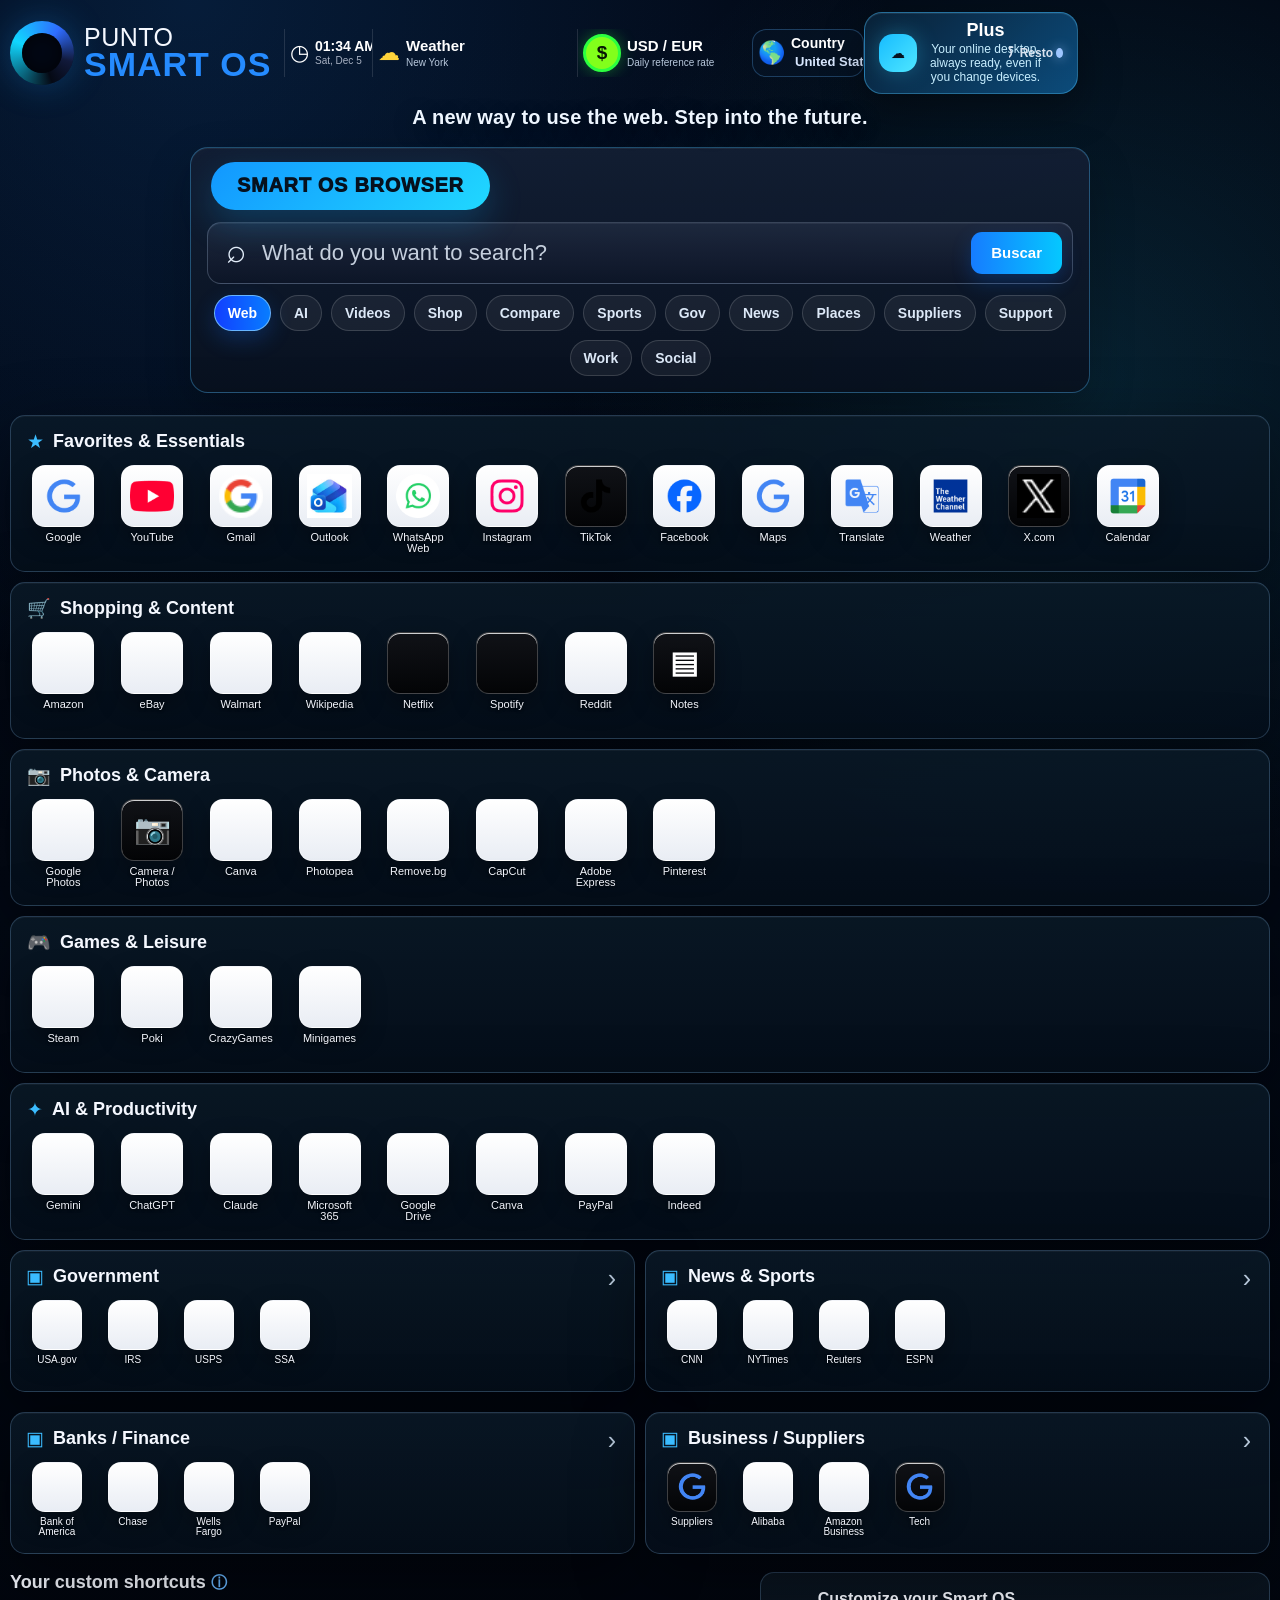
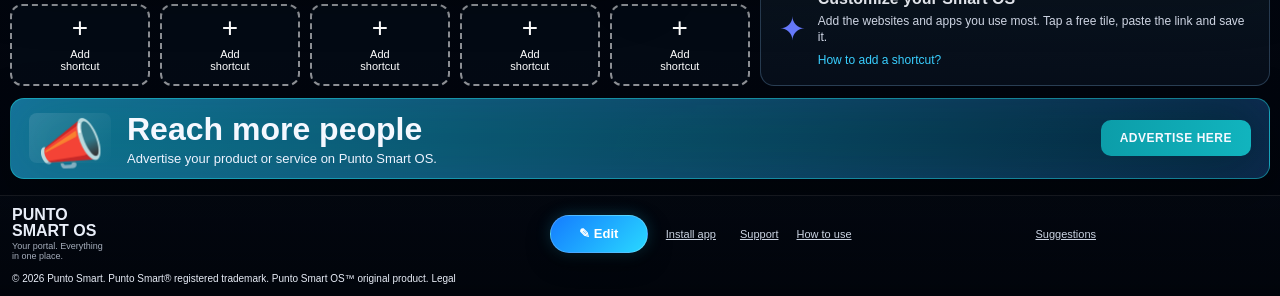
<file: global/index.html>
<!doctype html>
<html lang="es">
<head>
  <meta charset="utf-8" />
  <meta name="viewport" content="width=device-width, initial-scale=1" />
  <meta name="theme-color" content="#020713" />
  <meta http-equiv="Content-Security-Policy" content="default-src 'self'; script-src 'self'; style-src 'self'; img-src 'self' data: https:; connect-src https://api.open-meteo.com https://api.frankfurter.dev; base-uri 'self'; object-src 'none'; frame-ancestors 'none'" />
  <title>Punto Smart OS Global Free | Tu escritorio online</title>
  <meta name="description" content="Punto Smart OS Global es tu escritorio online para usar internet: apps web, accesos, herramientas y sitios frecuentes según tu país, gratis y sin instalar nada." />
  <meta name="robots" content="noindex,follow" />
  <meta property="og:type" content="website" />
  <meta property="og:site_name" content="Punto Smart OS" />
  <meta property="og:title" content="Punto Smart OS Global Free | Tu escritorio online" />
  <meta property="og:description" content="Abrí el escritorio online de Punto Smart OS configurado para tu país." />
  <meta property="og:image" content="https://www.puntosmart.com.ar/favicon.png" />
  <meta name="twitter:card" content="summary" />

  <link rel="icon" type="image/png" href="favicon.png" />
  <link rel="icon" type="image/svg+xml" href="favicon.svg" />
  <link rel="apple-touch-icon" href="favicon.png" />
  <link rel="manifest" href="../site.webmanifest" />
  <link rel="preconnect" href="https://api.open-meteo.com" crossorigin />
  <link rel="preconnect" href="https://api.frankfurter.dev" crossorigin />
  <link rel="preconnect" href="https://www.google.com" crossorigin />

  <link rel="stylesheet" href="styles.css?v=190" />
  <link rel="stylesheet" href="smartos-extra.css?v=180" />
  <link rel="stylesheet" href="../reliability.css?v=5" />
<!-- Punto Smart OS - desarrollo original de Punto Smart - Punto Smart marca registrada ante INPI --></head>
<body>
  <div class="app-shell">
    <header class="topbar">
      <a class="brand" href="#" aria-label="Punto Smart OS">
        <span class="brand-mark"></span>
        <span class="brand-text"><span>PUNTO</span><strong>SMART OS</strong></span>
      </a>

      <div class="status-zone">
        <div class="status-pill hide-small">
          <span class="status-icon">◷</span>
          <span><b id="clock">--:--</b><small id="dateText">Cargando...</small></span>
        </div>
        <a id="weatherLink" class="status-pill hide-small weather-live" href="https://www.google.com/search?q=weather" target="_blank" rel="noopener" aria-live="polite">
          <span class="status-icon weather" id="globalWeatherIcon">☁</span>
          <span class="live-status-copy"><b id="globalWeatherMain">Clima</b><small id="globalWeatherSub">Cargando…</small></span>
        </a>
        <a id="currencyLink" class="status-pill dolar dollar-live" href="https://www.google.com/search?q=exchange+rate" target="_blank" rel="noopener" aria-live="polite">
          <span class="dolar-logo">$</span>
          <span class="live-status-copy"><b id="globalCurrencyMain">Cotización</b><small id="globalCurrencySub">Cargando…</small></span>
        </a>

        <div class="status-pill country-global-pill">
          <span class="status-icon">🌎</span>
          <span><b id="countryLabel">País</b><small><select id="countrySelect" class="country-select" aria-label="Cambiar país"></select></small></span>
        </div>
        <button class="status-pill plus-pill plus-sales-pill" id="plusSalesBtn" type="button" title="Conocé Punto Smart OS Plus">
          <span class="plus-cloud" aria-hidden="true">☁</span>
          <span><b>Plus</b><small id="plusCtaShort">Conocé ventajas</small></span>
          <span class="plus-dot"></span>
        </button>
        <button class="gear" id="resetBtn" type="button" title="Restaurar orden y accesos" aria-label="Restaurar orden y accesos">↺ <span class="reset-label">Restaurar</span></button>
      </div>
    </header>

    <main>
      <h1 class="os-slogan">Interfaz Híbrida Operativa. Entorno Adaptable a tu gusto.</h1>

      <section class="smart-search" aria-label="Smart OS Browser">
        <div class="smart-search-head">
          <span class="smart-search-badge">Smart OS Browser</span>
        </div>
        <form id="smartSearchForm" class="smart-search-box">
          <span class="smart-search-icon">⌕</span>
          <input id="searchInput" type="search" autocomplete="off" placeholder="¿Qué querés buscar?" />
          <button id="smartSearchGo" class="smart-search-go" type="submit">Buscar</button>
        </form>
        <div class="smart-engines" role="group" aria-label="Dónde buscar">
          <button type="button" class="engine-pill active" data-engine="google">Web</button>
          <button type="button" class="engine-pill" data-engine="chatgpt">IA</button>
          <button type="button" class="engine-pill" data-engine="videos">Videos</button>
          <button type="button" class="engine-pill" data-engine="comprar">Comprar</button>
          <button type="button" class="engine-pill" data-engine="comparar">Comparar</button>
          <button type="button" class="engine-pill" data-engine="futbol">Fútbol</button>
          <button type="button" class="engine-pill" data-engine="tramites">Trámites</button>
          <button type="button" class="engine-pill" data-engine="noticias">Noticias</button>
          <button type="button" class="engine-pill" data-engine="lugares">Lugares</button>
          <button type="button" class="engine-pill" data-engine="proveedores">Proveedores</button>
          <button type="button" class="engine-pill" data-engine="soporte">Soporte</button>
          <button type="button" class="engine-pill" data-engine="trabajo">Trabajo</button>
          <button type="button" class="engine-pill" data-engine="redes">Redes</button>
        </div>
      </section>
      <section class="panel wide" data-section="Favoritos y Esenciales">
        <div class="panel-title"><span>★</span><h2>Favoritos y Esenciales</h2><button type="button" class="section-add-btn" data-add-group="favorites">+ Agregar</button></div>
        <div class="icon-grid" id="favoritesGrid"></div>
      </section>

      <section class="panel wide" data-section="Compras y Contenido">
        <div class="panel-title"><span>🛒</span><h2>Compras y Contenido</h2><button type="button" class="section-add-btn" data-add-group="content">+ Agregar</button></div>
        <div class="icon-grid" id="contentGrid"></div>
      </section>

      <section class="panel wide" data-section="Fotos y Cámara">
        <div class="panel-title"><span>📷</span><h2>Fotos y Cámara</h2><button type="button" class="section-add-btn" data-add-group="fotos">+ Agregar</button></div>
        <div class="icon-grid" id="fotosGrid"></div>
      </section>

      <section class="panel wide" data-section="Juegos y Ocio">
        <div class="panel-title"><span>🎮</span><h2>Juegos y Ocio</h2><button type="button" class="section-add-btn" data-add-group="juegos">+ Agregar</button></div>
        <div class="icon-grid" id="juegosGrid"></div>
      </section>

      <section class="panel wide" data-section="IA y Productividad">
        <div class="panel-title"><span>✦</span><h2>IA y Productividad</h2><button type="button" class="section-add-btn" data-add-group="ai">+ Agregar</button></div>
        <div class="icon-grid" id="aiGrid"></div>
      </section>

      <section class="folder-board">
        <article class="panel folder-panel" data-folder="tramites">
          <button class="folder-open" data-folder="tramites" aria-label="Abrir carpeta Trámites">›</button>
          <div class="panel-title"><span>▣</span><h2>Trámites</h2><button type="button" class="section-add-btn" data-add-group="tramites">+ Agregar</button></div>
          <div class="mini-grid" id="tramitesGrid"></div>
        </article>

        <article class="panel folder-panel" data-folder="noticias">
          <button class="folder-open" data-folder="noticias" aria-label="Abrir carpeta Noticias y Deportes">›</button>
          <div class="panel-title"><span>▣</span><h2>Noticias y Deportes</h2><button type="button" class="section-add-btn" data-add-group="noticias">+ Agregar</button></div>
          <div class="mini-grid" id="noticiasGrid"></div>
        </article>

        <article class="panel folder-panel" data-folder="bancos">
          <button class="folder-open" data-folder="bancos" aria-label="Abrir carpeta Bancos">›</button>
          <div class="panel-title"><span>▣</span><h2>Bancos</h2><button type="button" class="section-add-btn" data-add-group="bancos">+ Agregar</button></div>
          <div class="mini-grid" id="bancosGrid"></div>
        </article>

        <article class="panel folder-panel" data-folder="negocio">
          <button class="folder-open" data-folder="negocio" aria-label="Abrir carpeta Negocio y Proveedores">›</button>
          <div class="panel-title"><span>▣</span><h2>Negocio / Proveedores</h2><button type="button" class="section-add-btn" data-add-group="negocio">+ Agregar</button></div>
          <div class="mini-grid" id="negocioGrid"></div>
        </article>
      </section>

      <section class="custom-area">
        <div class="custom-left">
          <div class="custom-title">Tus accesos personalizados <span title="Se guardan en este dispositivo">ⓘ</span></div>
          <div class="custom-grid" id="customGrid"></div>
        </div>
        <article class="help-card">
          <span class="help-spark">✦</span>
          <div>
            <b>Personalizá tu Smart OS</b>
            <p>Agregá los sitios y aplicaciones que más usás. Tocá una baldosa libre, pegá el link y guardalo.</p>
            <button id="howBtn">¿Cómo agregar un acceso?</button>
          </div>
        </article>
      </section>

      <a class="ad-banner bottom-ad" href="mailto:punto.smart.arg@gmail.com?subject=Publicidad%20en%20Punto%20Smart%20OS">
        <span class="ad-icon">📣</span>
        <span class="ad-copy"><b>Llegá a más personas</b><small>Anunciá tu producto o servicio en Punto Smart OS.</small></span>
        <span class="ad-cta">ANUNCIÁ ACÁ</span>
      </a>
    </main>

    <footer class="footer">
      <div><b>PUNTO SMART OS</b><small>Tu portal. Todo en un lugar.</small></div>
      <button id="editBtn">✎ Editar</button>
      <button type="button" data-install-app hidden>Instalar app</button>
      <button id="supportBtn">Soporte</button>
      <a id="guideBtn" class="footer-link-btn" href="../instructivo/">Cómo usarlo</a>
      <button id="suggestBtn">Sugerencias</button>
      <span>© 2026 Punto Smart. Punto Smart® registered trademark. Punto Smart OS™ original product. <a href="../legal/">Legal</a></span>
    </footer>
  </div>


  <dialog id="plusSalesDialog" class="modal plus-sales-dialog">
    <div class="plus-panel plus-sales-panel">
      <button class="modal-close" id="closePlusSalesBtn" type="button">×</button>
      <div class="plus-hero">
        <span class="plus-hero-icon">☁</span>
        <div>
          <h3>Versión Plus</h3>
          <p id="plusAbText">Guardá tu entorno y recuperalo desde cualquier dispositivo.</p>
        </div>
      </div>
      <div class="plus-sales-copy">
        <p>Plus guarda tu escritorio online en tu nube privada para abrir tu entorno donde quieras, estés donde estés y sin importar el dispositivo.</p>
        <p>Tus accesos, apps preferidas y configuración quedan guardados, para que no tengas que volver a cargar todo desde cero.</p>
        <p><b>Y lo más importante:</b> no perdés tu entorno de trabajo.</p>
        <h4>Resuelve:</h4>
        <ul>
          <li>Si perdés, te roban o se rompe tu dispositivo, podés volver a operar en minutos.</li>
          <li>Si cambiás de computadora, celular o TV Box, recuperás tu entorno sin empezar de nuevo.</li>
          <li>No necesitás un equipo súper potente: tu entorno se abre desde la web.</li>
          <li>Podés tener tus herramientas importantes siempre ordenadas y disponibles.</li>
          <li>Ahorrás tiempo evitando volver a buscar, cargar y organizar tus accesos.</li>
          <li>Ideal para uso personal, comercios, oficinas, vendedores y equipos de trabajo.</li>
        </ul>
        <a id="plusWhatsappBtn" class="plus-whatsapp" href="../plus/">Ver ventajas Plus</a>
        <p class="plus-phone">2 meses gratis · USD 3,99/mes desde el tercero · sin cobro automático</p>
      </div>
    </div>
  </dialog>

  <dialog id="customDialog" class="modal">
    <form method="dialog" id="customForm">
      <h3 id="customDialogTitle">Agregar página o aplicación</h3>
      <label>Nombre
        <input id="customName" maxlength="24" placeholder="Ej: Proveedor celulares" required />
      </label>
      <label>Link
        <input id="customUrl" type="url" placeholder="https://www.ejemplo.com" required />
      </label>
      <label>Icono opcional
        <input id="customIcon" type="url" placeholder="https://.../icono.png" />
      </label>
      <p class="modal-note">Si no cargás icono, intenta traer el favicon automáticamente. Si falla, usa la inicial del nombre.</p>
      <div class="modal-actions">
        <button type="button" class="danger" id="deleteCustomBtn">Borrar</button>
        <span></span>
        <button type="button" id="cancelCustomBtn">Cancelar</button>
        <button class="primary" value="save">Guardar</button>
      </div>
    </form>
  </dialog>

  <dialog id="folderDialog" class="modal folder-modal">
    <div class="folder-modal-inner">
      <button class="modal-close" id="closeFolderBtn">×</button>
      <h3 id="folderTitle">Carpeta</h3>
      <div class="icon-grid modal-grid" id="folderModalGrid"></div>
    </div>
  </dialog>

  <dialog id="infoDialog" class="modal">
    <div class="info-content">
      <button class="modal-close" id="closeInfoBtn">×</button>
      <h3>Cómo agregar un acceso</h3>
      <p>1. Tocá una baldosa “Agregar acceso”.</p>
      <p>2. Escribí el nombre y pegá el link completo, por ejemplo: <b>https://www.ejemplo.com</b>.</p>
      <p>3. Guardá. El acceso queda en este dispositivo.</p>
      <p>Para cambiarlo, tocá “Editar” y seleccioná la baldosa.</p>
    </div>
  </dialog>

  <dialog id="contactDialog" class="modal">
    <div class="info-content contact-content">
      <button class="modal-close" id="closeContactBtn" type="button" aria-label="Cerrar">×</button>
      <h3 id="contactTitle">Soporte</h3>
      <p id="contactText">Contactá al equipo de Punto Smart OS.</p>
      <label id="contactEmailLabel" for="contactEmail">Correo de contacto</label>
      <input id="contactEmail" type="email" value="punto.smart.arg@gmail.com" readonly />
      <div class="contact-actions">
        <button id="copyContactBtn" class="primary" type="button">Copiar correo</button>
        <button id="dismissContactBtn" type="button">Cerrar</button>
      </div>
      <p id="contactCopyStatus" class="contact-copy-status" role="status" aria-live="polite"></p>
    </div>
  </dialog>

  <input id="cameraInput" type="file" accept="image/*" capture="environment" hidden />
  <script src="script.js?v=202"></script>
  <script src="../install.js?v=1"></script>
</body>
</html>
</file>
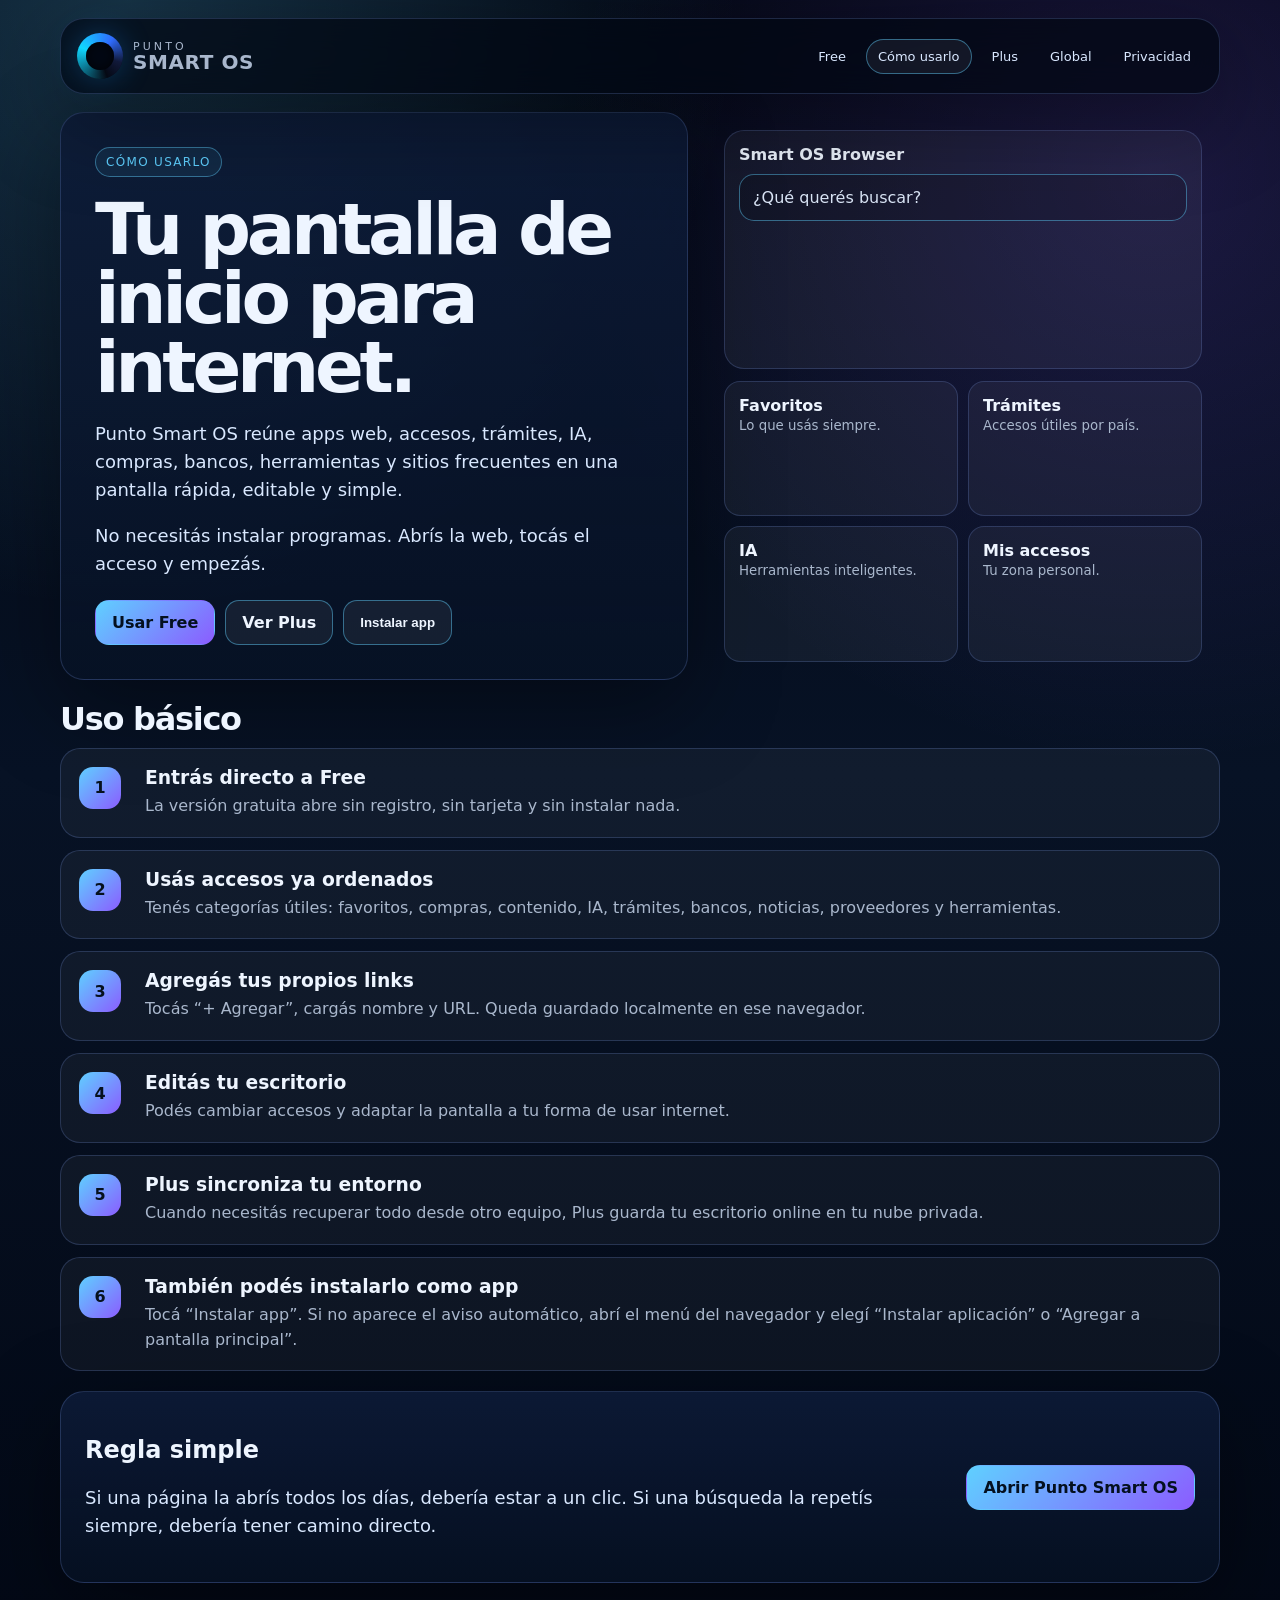
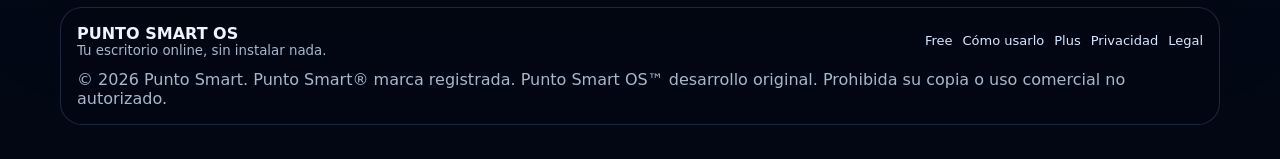
<file: instructivo/index.html>
<!doctype html>
<html lang="es-AR">
<head>
  <meta charset="utf-8">
  <meta name="viewport" content="width=device-width, initial-scale=1">
  <meta name="theme-color" content="#020713">
  <title id="pageTitle">Cómo usar Punto Smart OS | Escritorio online</title>
  <meta id="pageDesc" name="description" content="Qué es Punto Smart OS y cómo usarlo: organizá apps web, accesos, trámites, IA y herramientas en tu escritorio online sin instalar nada.">
  <meta name="robots" content="index,follow,max-image-preview:large,max-snippet:-1,max-video-preview:-1">
  <link rel="canonical" href="https://www.puntosmart.com.ar/instructivo/">
  <meta property="og:type" content="article">
  <meta property="og:site_name" content="Punto Smart OS">
  <meta property="og:locale" content="es_AR">
  <meta property="og:title" content="Cómo usar Punto Smart OS | Escritorio online">
  <meta property="og:description" content="Aprendé a organizar accesos, apps web y herramientas en tu escritorio online.">
  <meta property="og:url" content="https://www.puntosmart.com.ar/instructivo/">
  <meta property="og:image" content="https://www.puntosmart.com.ar/favicon.png">
  <meta name="twitter:card" content="summary">
  <link rel="icon" type="image/png" href="../favicon.png">
  <link rel="manifest" href="../site.webmanifest">
  <link rel="stylesheet" href="../site.css">
  <link rel="stylesheet" href="../reliability.css?v=5">
  <!-- Punto Smart OS - desarrollo original de Punto Smart - Punto Smart marca registrada ante INPI -->
</head>
<body>
<div class="wrap">
  <header class="top">
    <a class="brand" id="homeBrand" href="../" aria-label="Punto Smart OS">
      <span class="mark"></span>
      <span><span>PUNTO</span><strong>SMART OS</strong></span>
    </a>
    <nav class="nav" aria-label="Navegación">
      <a id="navFree" href="../">Free</a>
      <a id="navHow" href="./" class="active">Cómo usarlo</a>
      <a id="navPlus" href="../plus/">Plus</a>
      <a id="navGlobal" href="../global/">Global</a>
      <a id="navPrivacy" href="../privacidad/">Privacidad</a>
    </nav>
  </header>

  <main>
    <section class="hero">
      <article class="hero-card">
        <span class="eyebrow" id="eyebrow">Cómo usarlo</span>
        <h1 id="heroTitle">Tu pantalla de inicio para internet.</h1>
        <p id="heroP1"></p>
        <p id="heroP2"></p>
        <div class="cta">
          <a class="btn primary" id="ctaFree" href="../">Usar Free</a>
          <a class="btn" id="ctaPlus" href="../plus/">Ver Plus</a>
          <button class="btn" type="button" data-install-app hidden>Instalar app</button>
        </div>
      </article>

      <aside class="preview">
        <div class="search">
          <b>Smart OS Browser</b>
          <div class="search-box" id="searchText">¿Qué querés buscar?</div>
        </div>
        <div class="mini-grid">
          <div class="mini"><b id="mini1Title"></b><small id="mini1Text"></small></div>
          <div class="mini"><b id="mini2Title"></b><small id="mini2Text"></small></div>
          <div class="mini"><b id="mini3Title"></b><small id="mini3Text"></small></div>
          <div class="mini"><b id="mini4Title"></b><small id="mini4Text"></small></div>
        </div>
      </aside>
    </section>

    <section class="section">
      <h2 id="basicTitle"></h2>
      <div class="steps" id="steps"></div>
    </section>

    <section class="wide">
      <div>
        <h2 id="ruleTitle"></h2>
        <p class="lead" id="ruleText"></p>
      </div>
      <a class="btn primary" id="openBtn" href="../"></a>
    </section>
  </main>

  <footer class="footer">
    <div><b>PUNTO SMART OS</b><small id="footerTag"></small></div>
    <div class="footer-links">
      <a id="footFree" href="../">Free</a>
      <a id="footHow" href="./">Cómo usarlo</a>
      <a id="footPlus" href="../plus/">Plus</a>
      <a id="footPrivacy" href="../privacidad/">Privacidad</a>
      <a href="../legal/">Legal</a>
    </div>
    <span id="footerLegal"></span>
  </footer>
</div>

<script>
const country = (new URLSearchParams(location.search).get('country') || 'AR').toUpperCase();

const copy = {
  ES: {
    lang:'es-AR',
    title:'Cómo usar Punto Smart OS | Escritorio online',
    desc:'Qué es Punto Smart OS y cómo usarlo: tu escritorio online para organizar apps web, accesos, trámites, IA y herramientas sin instalar nada.',
    navHow:'Cómo usarlo', navPrivacy:'Privacidad',
    eyebrow:'Cómo usarlo',
    heroTitle:'Tu pantalla de inicio para internet.',
    heroP1:'Punto Smart OS reúne apps web, accesos, trámites, IA, compras, bancos, herramientas y sitios frecuentes en una pantalla rápida, editable y simple.',
    heroP2:'No necesitás instalar programas. Abrís la web, tocás el acceso y empezás.',
    ctaFree:'Usar Free', ctaPlus:'Ver Plus',
    search:'¿Qué querés buscar?',
    minis:[['Favoritos','Lo que usás siempre.'],['Trámites','Accesos útiles por país.'],['IA','Herramientas inteligentes.'],['Mis accesos','Tu zona personal.']],
    basic:'Uso básico',
    steps:[
      ['Entrás directo a Free','La versión gratuita abre sin registro, sin tarjeta y sin instalar nada.'],
      ['Usás accesos ya ordenados','Tenés categorías útiles: favoritos, compras, contenido, IA, trámites, bancos, noticias, proveedores y herramientas.'],
      ['Agregás tus propios links','Tocás “+ Agregar”, cargás nombre y URL. Queda guardado localmente en ese navegador.'],
      ['Editás tu escritorio','Podés cambiar accesos y adaptar la pantalla a tu forma de usar internet.'],
      ['Plus sincroniza tu entorno','Cuando necesitás recuperar todo desde otro equipo, Plus guarda tu escritorio online en tu nube privada.'],
      ['También podés instalarlo como app','Tocá “Instalar app”. Si no aparece el aviso automático, abrí el menú del navegador y elegí “Instalar aplicación” o “Agregar a pantalla principal”.']
    ],
    ruleTitle:'Regla simple',
    ruleText:'Si una página la abrís todos los días, debería estar a un clic. Si una búsqueda la repetís siempre, debería tener camino directo.',
    open:'Abrir Punto Smart OS',
    footerTag:'Tu escritorio online, sin instalar nada.',
    footerLegal:'© 2026 Punto Smart. Punto Smart® marca registrada. Punto Smart OS™ desarrollo original. Prohibida su copia o uso comercial no autorizado.'
  },

  US: {
    lang:'en',
    title:'How to use Punto Smart OS | Online desktop',
    desc:'What Punto Smart OS is and how to use it: organize web apps, shortcuts, AI tools and useful websites without installing anything.',
    navHow:'How to use', navPrivacy:'Privacy',
    eyebrow:'How to use it',
    heroTitle:'Your home screen for the web.',
    heroP1:'Punto Smart OS brings web apps, shortcuts, government services, AI, shopping, finance, tools and frequently used websites into one fast, editable screen.',
    heroP2:'No software installation is required. Open the website, select a shortcut and start.',
    ctaFree:'Use Free', ctaPlus:'View Plus',
    search:'What do you want to search?',
    minis:[['Favorites','What you use every day.'],['Government','Useful country-specific links.'],['AI','Smart tools.'],['My shortcuts','Your personal area.']],
    basic:'Basic use',
    steps:[
      ['Open Free directly','The free version opens without signup, a card or installation.'],
      ['Use organized shortcuts','Useful categories are already available: favorites, shopping, content, AI, government, finance, news, suppliers and tools.'],
      ['Add your own links','Select “+ Add”, enter a name and URL. It is saved locally in that browser.'],
      ['Edit your desktop','Change shortcuts and adapt the screen to the way you use the web.'],
      ['Plus syncs your workspace','When you need to recover everything on another device, Plus saves your online desktop in your private cloud.'],
      ['You can also install it as an app','Tap “Install app”. If the prompt does not appear, open the browser menu and choose “Install app” or “Add to Home screen”.']
    ],
    ruleTitle:'Simple rule',
    ruleText:'If you open a website every day, it should be one click away. If you repeat a search, it should have a direct path.',
    open:'Open Punto Smart OS',
    footerTag:'Your online desktop, with nothing to install.',
    footerLegal:'© 2026 Punto Smart. Punto Smart® registered trademark. Punto Smart OS™ original product.'
  },

  BR: {
    lang:'pt-BR',
    title:'Como usar Punto Smart OS | Desktop online',
    desc:'O que é Punto Smart OS e como usar: organize apps web, acessos, IA e sites úteis sem instalar nada.',
    navHow:'Como usar', navPrivacy:'Privacidade',
    eyebrow:'Como usar',
    heroTitle:'Sua tela inicial para a web.',
    heroP1:'Punto Smart OS reúne apps web, acessos, serviços, IA, compras, bancos, ferramentas e sites frequentes em uma tela rápida, editável e simples.',
    heroP2:'Não precisa instalar programas. Abra o site, toque no acesso e comece.',
    ctaFree:'Usar Free', ctaPlus:'Ver Plus',
    search:'O que você quer buscar?',
    minis:[['Favoritos','O que você usa sempre.'],['Serviços','Acessos úteis por país.'],['IA','Ferramentas inteligentes.'],['Meus acessos','Sua área pessoal.']],
    basic:'Uso básico',
    steps:[
      ['Entre direto no Free','A versão gratuita abre sem cadastro, sem cartão e sem instalação.'],
      ['Use acessos organizados','Há categorias úteis: favoritos, compras, conteúdo, IA, serviços, bancos, notícias, fornecedores e ferramentas.'],
      ['Adicione seus próprios links','Toque em “+ Adicionar”, informe nome e URL. O acesso fica salvo localmente nesse navegador.'],
      ['Edite seu desktop','Você pode alterar acessos e adaptar a tela à sua maneira de usar a web.'],
      ['Plus sincroniza seu ambiente','Quando precisar recuperar tudo em outro aparelho, Plus salva seu desktop online na sua nuvem privada.'],
      ['Você também pode instalar como app','Toque em “Instalar app”. Se o aviso não aparecer, abra o menu do navegador e escolha “Instalar app” ou “Adicionar à tela inicial”.']
    ],
    ruleTitle:'Regra simples',
    ruleText:'Se você abre uma página todos os dias, ela deveria estar a um clique. Se repete uma busca, ela deveria ter um caminho direto.',
    open:'Abrir Punto Smart OS',
    footerTag:'Seu desktop online, sem instalar nada.',
    footerLegal:'© 2026 Punto Smart. Punto Smart® marca registrada. Punto Smart OS™ produto original.'
  },

  FR: {
    lang:'fr',
    title:'Comment utiliser Punto Smart OS | Bureau en ligne',
    desc:'Découvrez Punto Smart OS et son utilisation : organisez vos applications web, raccourcis, outils IA et sites utiles sans rien installer.',
    navHow:'Mode d’emploi', navPrivacy:'Confidentialité',
    eyebrow:'Mode d’emploi',
    heroTitle:'Votre écran d’accueil pour le web.',
    heroP1:'Punto Smart OS réunit applications web, raccourcis, services, IA, achats, banques, outils et sites fréquents sur un écran rapide, modifiable et simple.',
    heroP2:'Aucun logiciel à installer. Ouvrez le site, sélectionnez un accès et commencez.',
    ctaFree:'Utiliser Free', ctaPlus:'Voir Plus',
    search:'Que voulez-vous rechercher ?',
    minis:[['Favoris','Ce que vous utilisez chaque jour.'],['Services','Liens utiles selon le pays.'],['IA','Outils intelligents.'],['Mes accès','Votre espace personnel.']],
    basic:'Utilisation de base',
    steps:[
      ['Ouvrez Free directement','La version gratuite s’ouvre sans inscription, sans carte et sans installation.'],
      ['Utilisez les accès organisés','Des catégories utiles sont déjà disponibles : favoris, achats, contenu, IA, services, banques, actualités, fournisseurs et outils.'],
      ['Ajoutez vos propres liens','Sélectionnez « + Ajouter », saisissez un nom et une URL. Le lien est enregistré localement dans ce navigateur.'],
      ['Modifiez votre bureau','Changez les accès et adaptez l’écran à votre manière d’utiliser le web.'],
      ['Plus synchronise votre environnement','Pour tout récupérer sur un autre appareil, Plus sauvegarde votre bureau en ligne dans votre cloud privé.'],
      ['Vous pouvez aussi l’installer comme application','Touchez « Installer l’app ». Si la demande ne s’affiche pas, ouvrez le menu puis choisissez « Installer l’application » ou « Sur l’écran d’accueil ».']
    ],
    ruleTitle:'Règle simple',
    ruleText:'Si vous ouvrez un site chaque jour, il devrait être accessible en un clic. Si vous répétez une recherche, elle devrait avoir un chemin direct.',
    open:'Ouvrir Punto Smart OS',
    footerTag:'Votre bureau en ligne, sans rien installer.',
    footerLegal:'© 2026 Punto Smart. Punto Smart® marque déposée. Punto Smart OS™ produit original.'
  }
};

const key = ['US','BR','FR'].includes(country) ? country : 'ES';
const t = copy[key];
document.documentElement.lang = t.lang;
document.getElementById('pageTitle').textContent = t.title;
document.getElementById('pageDesc').setAttribute('content', t.desc);

const isGlobal = country !== 'AR';
const freeHref = isGlobal ? '../global/?country=' + encodeURIComponent(country) : '../';
const plusHref = isGlobal ? '../plus/?country=' + encodeURIComponent(country) : '../plus/';
const howHref = './?country=' + encodeURIComponent(country);

['homeBrand','navFree','ctaFree','openBtn','footFree'].forEach(id => document.getElementById(id).href = freeHref);
['navPlus','ctaPlus','footPlus'].forEach(id => document.getElementById(id).href = plusHref);
['navHow','footHow'].forEach(id => document.getElementById(id).href = howHref);

document.getElementById('navHow').textContent = t.navHow;
document.getElementById('footHow').textContent = t.navHow;
document.getElementById('navPrivacy').textContent = t.navPrivacy;
document.getElementById('footPrivacy').textContent = t.navPrivacy;
document.getElementById('eyebrow').textContent = t.eyebrow;
document.getElementById('heroTitle').textContent = t.heroTitle;
document.getElementById('heroP1').textContent = t.heroP1;
document.getElementById('heroP2').textContent = t.heroP2;
document.getElementById('ctaFree').textContent = t.ctaFree;
document.getElementById('ctaPlus').textContent = t.ctaPlus;
document.getElementById('searchText').textContent = t.search;
document.getElementById('basicTitle').textContent = t.basic;
document.getElementById('ruleTitle').textContent = t.ruleTitle;
document.getElementById('ruleText').textContent = t.ruleText;
document.getElementById('openBtn').textContent = t.open;
document.getElementById('footerTag').textContent = t.footerTag;
document.getElementById('footerLegal').textContent = t.footerLegal;

t.minis.forEach((m,i) => {
  document.getElementById('mini'+(i+1)+'Title').textContent = m[0];
  document.getElementById('mini'+(i+1)+'Text').textContent = m[1];
});

document.getElementById('steps').innerHTML = t.steps.map(s =>
  '<article class="step"><div><h3>'+s[0]+'</h3><p>'+s[1]+'</p></div></article>'
).join('');
</script>
<script src="../install.js?v=1"></script>
</body>
</html>
</file>
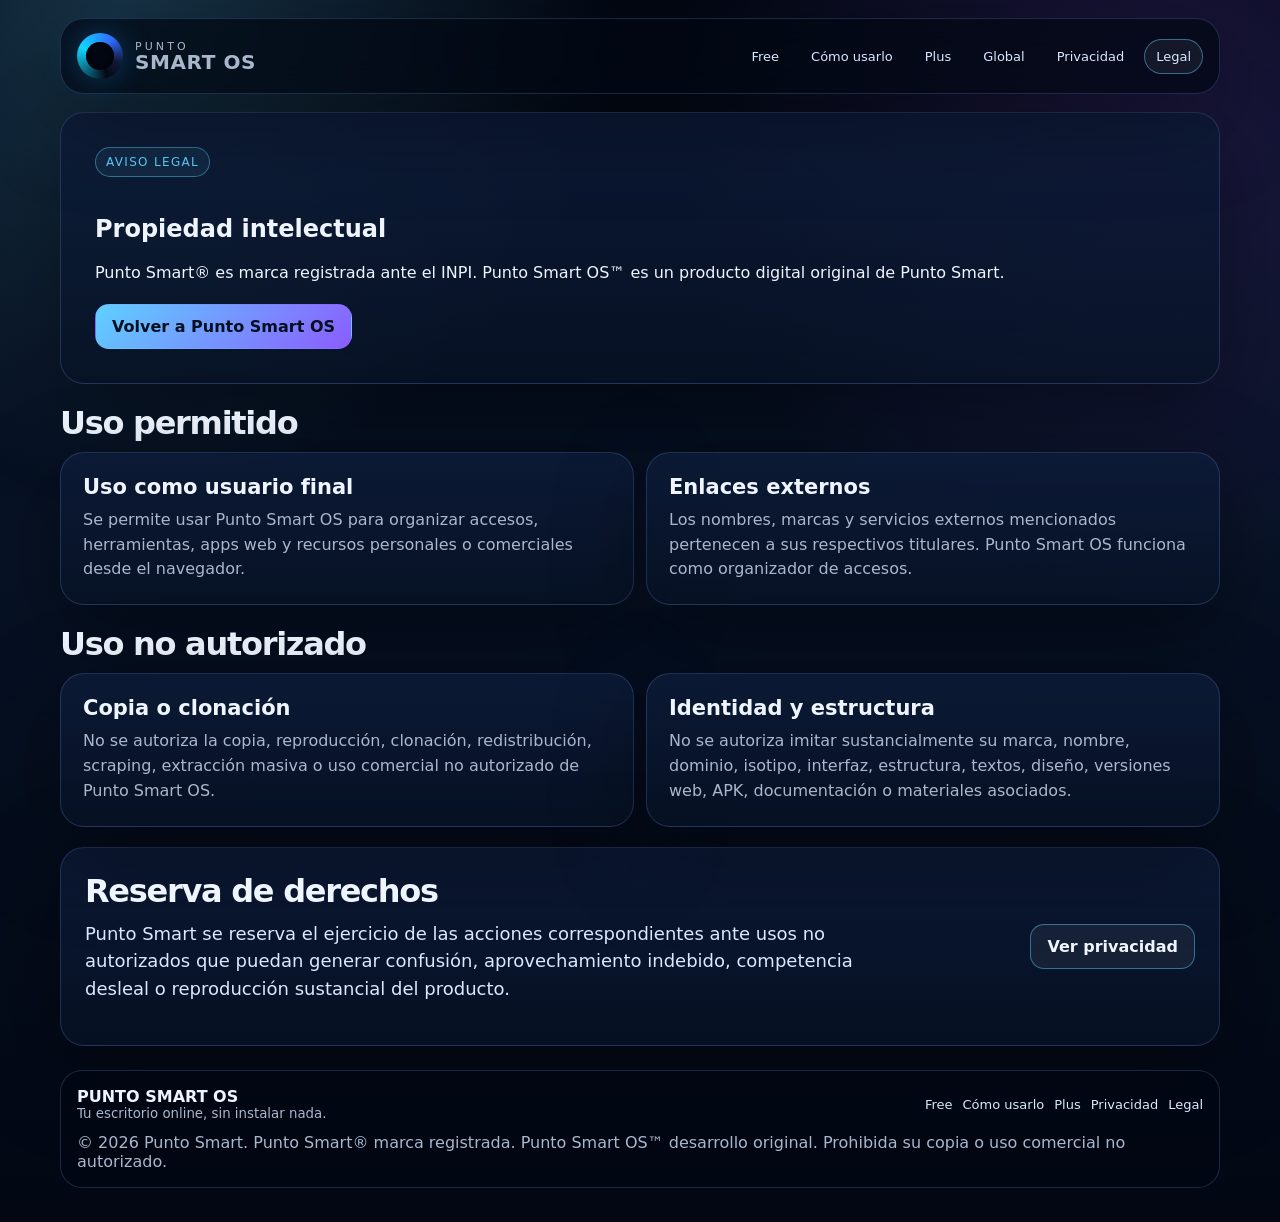
<file: legal/index.html>
<!doctype html><html lang="es-AR"><head><meta charset="utf-8"><meta name="viewport" content="width=device-width, initial-scale=1"><meta name="theme-color" content="#020713"><title>Propiedad intelectual | Punto Smart OS</title><meta name="description" content="Aviso legal y propiedad intelectual de Punto Smart OS."><meta name="robots" content="index,follow,max-image-preview:large,max-snippet:-1"><link rel="canonical" href="https://www.puntosmart.com.ar/legal/"><meta property="og:type" content="article"><meta property="og:site_name" content="Punto Smart OS"><meta property="og:locale" content="es_AR"><meta property="og:title" content="Propiedad intelectual | Punto Smart OS"><meta property="og:description" content="Información legal, marca registrada y condiciones de uso de Punto Smart OS."><meta property="og:url" content="https://www.puntosmart.com.ar/legal/"><meta property="og:image" content="https://www.puntosmart.com.ar/favicon.png"><meta name="twitter:card" content="summary"><link rel="icon" type="image/png" href="../favicon.png"><link rel="stylesheet" href="../site.css"><!-- Punto Smart OS - desarrollo original de Punto Smart - Punto Smart marca registrada ante INPI --></head><body><div class="wrap"><header class="top"><a class="brand" href="../" aria-label="Punto Smart OS"><span class="mark"></span><span><span>PUNTO</span><strong>SMART OS</strong></span></a><nav class="nav" aria-label="Navegación"><a href="../">Free</a><a href="../instructivo/">Cómo usarlo</a><a href="../plus/">Plus</a><a href="../global/">Global</a><a href="../privacidad/">Privacidad</a><a href="../legal/" class="active">Legal</a></nav></header>
<main>
  <section class="hero-card"><span class="eyebrow">Aviso legal</span><h1>Propiedad intelectual</h1><p>Punto Smart® es marca registrada ante el INPI. Punto Smart OS™ es un producto digital original de Punto Smart.</p><div class="cta"><a class="btn primary" href="../">Volver a Punto Smart OS</a></div></section>
  <section class="section"><h2>Uso permitido</h2><div class="cards two"><article class="card"><h3>Uso como usuario final</h3><p>Se permite usar Punto Smart OS para organizar accesos, herramientas, apps web y recursos personales o comerciales desde el navegador.</p></article><article class="card"><h3>Enlaces externos</h3><p>Los nombres, marcas y servicios externos mencionados pertenecen a sus respectivos titulares. Punto Smart OS funciona como organizador de accesos.</p></article></div></section>
  <section class="section"><h2>Uso no autorizado</h2><div class="cards two"><article class="card"><h3>Copia o clonación</h3><p>No se autoriza la copia, reproducción, clonación, redistribución, scraping, extracción masiva o uso comercial no autorizado de Punto Smart OS.</p></article><article class="card"><h3>Identidad y estructura</h3><p>No se autoriza imitar sustancialmente su marca, nombre, dominio, isotipo, interfaz, estructura, textos, diseño, versiones web, APK, documentación o materiales asociados.</p></article></div></section>
  <section class="section"><div class="wide"><div><h2>Reserva de derechos</h2><p class="lead">Punto Smart se reserva el ejercicio de las acciones correspondientes ante usos no autorizados que puedan generar confusión, aprovechamiento indebido, competencia desleal o reproducción sustancial del producto.</p></div><a class="btn" href="../privacidad/">Ver privacidad</a></div></section>
</main>
<footer class="footer"><div><b>PUNTO SMART OS</b><small>Tu escritorio online, sin instalar nada.</small></div><div class="footer-links"><a href="../">Free</a><a href="../instructivo/">Cómo usarlo</a><a href="../plus/">Plus</a><a href="../privacidad/">Privacidad</a><a href="../legal/">Legal</a></div><span>© 2026 Punto Smart. Punto Smart® marca registrada. Punto Smart OS™ desarrollo original. Prohibida su copia o uso comercial no autorizado.</span></footer></div></body></html>
</file>
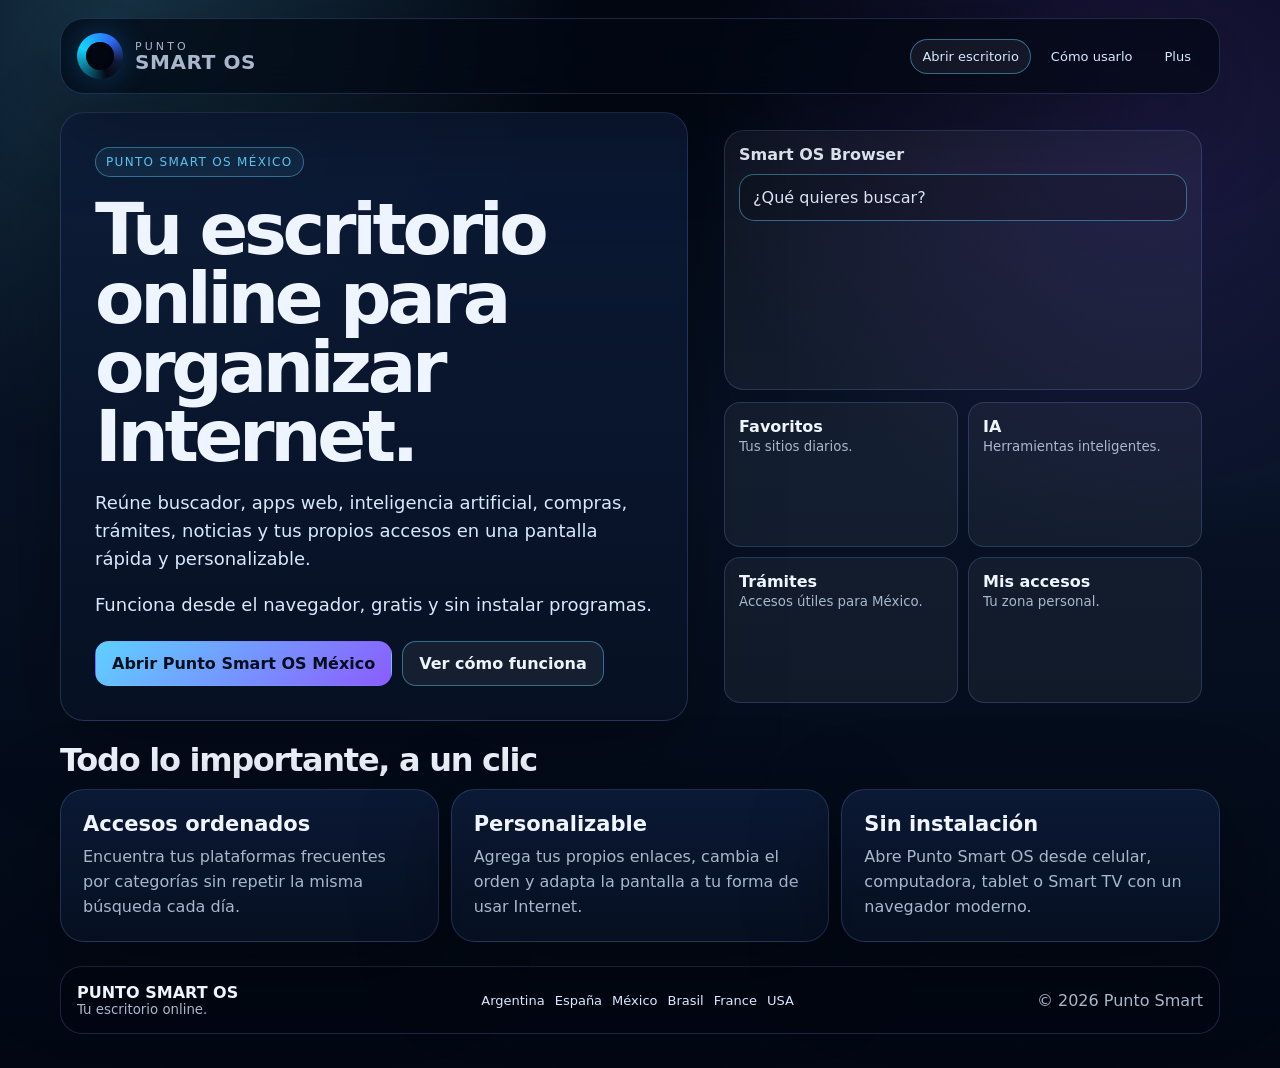
<file: mexico/index.html>
<!doctype html><html lang="es-MX"><head><meta charset="utf-8"><meta name="viewport" content="width=device-width,initial-scale=1"><title>Punto Smart OS México</title><meta name="robots" content="noindex,follow"><link rel="canonical" href="https://www.puntosmart.com.ar/mx/"><meta http-equiv="refresh" content="0; url=../mx/"></head><body><p>Redirigiendo a <a href="../mx/">Punto Smart OS México</a>.</p><script>location.replace('../mx/')</script></body></html>
</file>
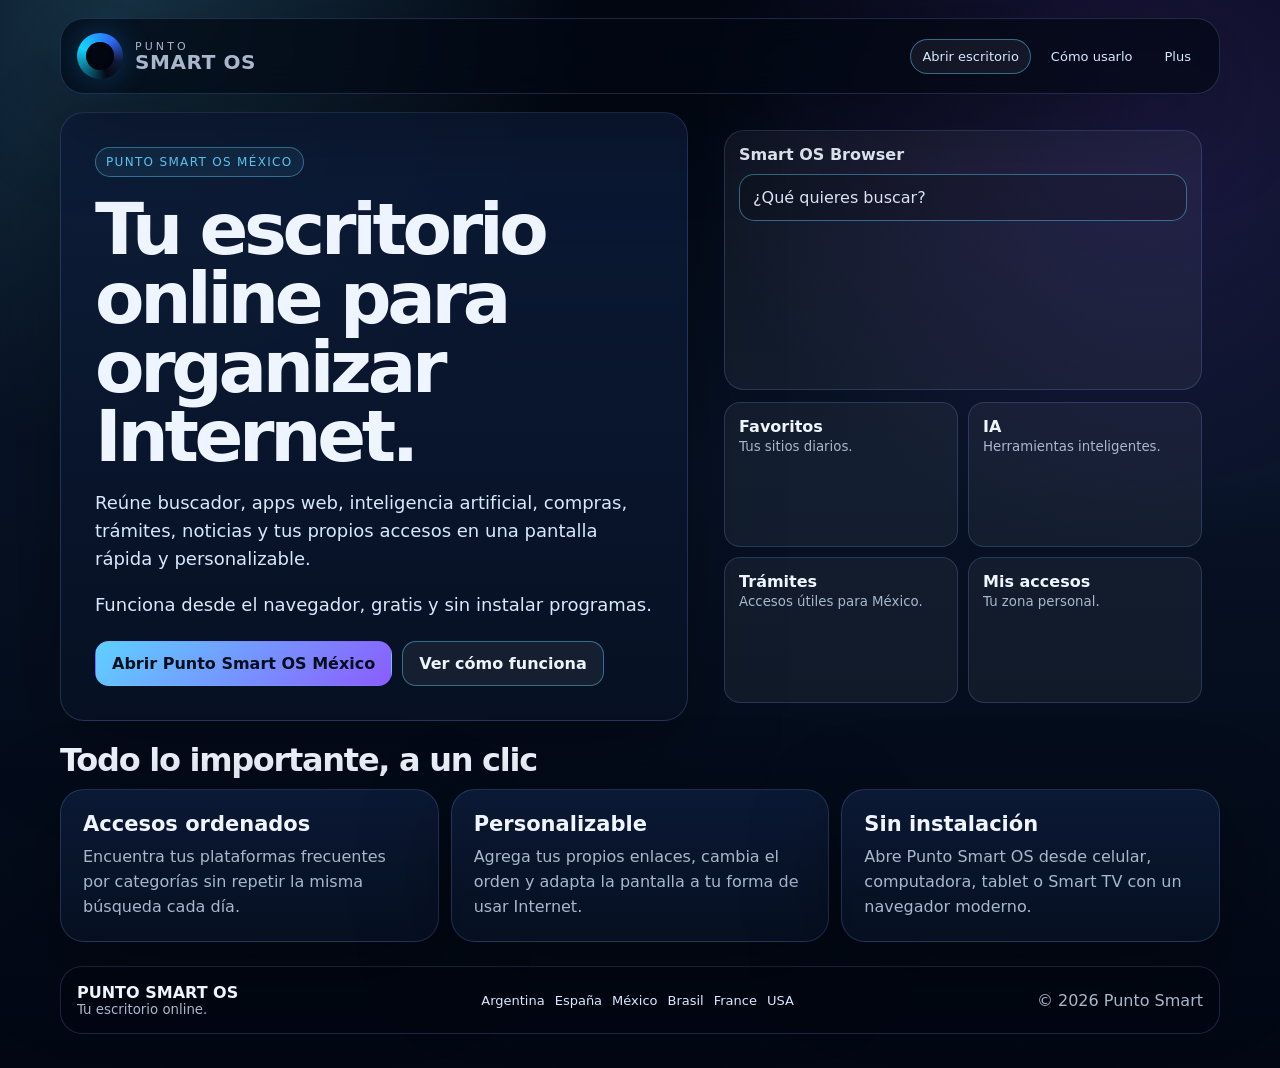
<file: mx/index.html>
<!doctype html>
<html lang="es-MX">
<head>
  <meta charset="utf-8"><meta name="viewport" content="width=device-width, initial-scale=1"><meta name="theme-color" content="#020713">
  <title>Punto Smart OS México | Tu escritorio online gratis</title>
  <meta name="description" content="Organiza apps web, accesos, IA, compras, trámites y herramientas en un escritorio online gratuito para México, sin instalar nada.">
  <meta name="robots" content="index,follow,max-image-preview:large,max-snippet:-1,max-video-preview:-1"><link rel="canonical" href="https://www.puntosmart.com.ar/mx/">
  <link rel="alternate" hreflang="es-AR" href="https://www.puntosmart.com.ar/"><link rel="alternate" hreflang="es-ES" href="https://www.puntosmart.com.ar/es/"><link rel="alternate" hreflang="es-MX" href="https://www.puntosmart.com.ar/mx/"><link rel="alternate" hreflang="pt-BR" href="https://www.puntosmart.com.ar/br/"><link rel="alternate" hreflang="fr-FR" href="https://www.puntosmart.com.ar/fr/"><link rel="alternate" hreflang="en-US" href="https://www.puntosmart.com.ar/us/"><link rel="alternate" hreflang="x-default" href="https://www.puntosmart.com.ar/">
  <meta property="og:type" content="website"><meta property="og:site_name" content="Punto Smart OS"><meta property="og:locale" content="es_MX"><meta property="og:title" content="Punto Smart OS México | Tu escritorio online gratis"><meta property="og:description" content="Tus accesos, apps web y herramientas de uso diario en una sola pantalla."><meta property="og:url" content="https://www.puntosmart.com.ar/mx/"><meta property="og:image" content="https://www.puntosmart.com.ar/favicon.png"><meta property="og:image:alt" content="Logo de Punto Smart OS"><meta name="twitter:card" content="summary"><meta name="twitter:title" content="Punto Smart OS México"><meta name="twitter:description" content="Tu escritorio online gratuito, sin instalar nada."><meta name="twitter:image" content="https://www.puntosmart.com.ar/favicon.png">
  <link rel="icon" type="image/png" href="../favicon.png"><link rel="stylesheet" href="../site.css?v=110">
  <script type="application/ld+json">{"@context":"https://schema.org","@type":"WebApplication","name":"Punto Smart OS México","url":"https://www.puntosmart.com.ar/mx/","applicationCategory":"UtilitiesApplication","operatingSystem":"Any","inLanguage":"es-MX","isAccessibleForFree":true,"offers":{"@type":"Offer","price":"0","priceCurrency":"MXN"},"publisher":{"@type":"Organization","name":"Punto Smart","url":"https://www.puntosmart.com.ar/"}}</script>
</head>
<body><div class="wrap"><header class="top"><a class="brand" href="../" aria-label="Punto Smart OS"><span class="mark"></span><span><span>PUNTO</span><strong>SMART OS</strong></span></a><nav class="nav" aria-label="Navegación"><a href="../global/?country=MX" class="active">Abrir escritorio</a><a href="../instructivo/?country=MX">Cómo usarlo</a><a href="../plus/?country=MX">Plus</a></nav></header>
<main><section class="hero"><article class="hero-card"><span class="eyebrow">Punto Smart OS México</span><h1>Tu escritorio online para organizar Internet.</h1><p>Reúne buscador, apps web, inteligencia artificial, compras, trámites, noticias y tus propios accesos en una pantalla rápida y personalizable.</p><p>Funciona desde el navegador, gratis y sin instalar programas.</p><div class="cta"><a class="btn primary" href="../global/?country=MX">Abrir Punto Smart OS México</a><a class="btn" href="../instructivo/?country=MX">Ver cómo funciona</a></div></article><aside class="preview"><div class="search"><b>Smart OS Browser</b><div class="search-box">¿Qué quieres buscar?</div></div><div class="mini-grid"><div class="mini"><b>Favoritos</b><small>Tus sitios diarios.</small></div><div class="mini"><b>IA</b><small>Herramientas inteligentes.</small></div><div class="mini"><b>Trámites</b><small>Accesos útiles para México.</small></div><div class="mini"><b>Mis accesos</b><small>Tu zona personal.</small></div></div></aside></section><section class="section"><h2>Todo lo importante, a un clic</h2><div class="cards"><article class="card"><h3>Accesos ordenados</h3><p>Encuentra tus plataformas frecuentes por categorías sin repetir la misma búsqueda cada día.</p></article><article class="card"><h3>Personalizable</h3><p>Agrega tus propios enlaces, cambia el orden y adapta la pantalla a tu forma de usar Internet.</p></article><article class="card"><h3>Sin instalación</h3><p>Abre Punto Smart OS desde celular, computadora, tablet o Smart TV con un navegador moderno.</p></article></div></section></main>
<footer class="footer"><div><b>PUNTO SMART OS</b><small>Tu escritorio online.</small></div><nav class="footer-links" aria-label="Países"><a href="../">Argentina</a><a href="../es/">España</a><a href="../mx/" aria-current="page">México</a><a href="../br/">Brasil</a><a href="../fr/">France</a><a href="../us/">USA</a></nav><span>© 2026 Punto Smart</span></footer></div></body></html>
</file>
<file: site.css>
:root{--bg:#020713;--bg2:#071225;--panel:rgba(12,24,48,.82);--line:rgba(134,171,255,.2);--line2:rgba(95,208,255,.45);--text:#eef5ff;--muted:#a9b7cc;--soft:#d9e8ff;--accent:#5fd0ff;--accent2:#8b5cff;--ok:#54f3b1;--warn:#ffd166;--radius:24px;--shadow:0 26px 90px rgba(0,0,0,.38)}*{box-sizing:border-box}html{background:var(--bg);scroll-behavior:smooth}body{margin:0;min-height:100vh;font-family:Inter,ui-sans-serif,system-ui,-apple-system,Segoe UI,Roboto,Arial,sans-serif;color:var(--text);background:radial-gradient(circle at 10% 0%,rgba(95,208,255,.22),transparent 29%),radial-gradient(circle at 90% 10%,rgba(139,92,255,.18),transparent 30%),linear-gradient(180deg,#020713 0%,#071225 44%,#020713 100%)}a{color:inherit;text-decoration:none}.wrap{width:min(1160px,calc(100% - 28px));margin:auto;padding:18px 0 34px}.top{display:flex;align-items:center;justify-content:space-between;gap:14px;padding:14px 16px;margin-bottom:18px;border:1px solid var(--line);background:rgba(2,7,19,.72);backdrop-filter:blur(16px);border-radius:24px;box-shadow:var(--shadow)}.brand{display:flex;align-items:center;gap:12px}.mark{width:46px;height:46px;border-radius:50%;background:conic-gradient(from 35deg,#2f6cff,#11193a 20%,#050914 35%,#10d7ff 72%,#2f6cff);box-shadow:0 0 30px rgba(28,155,255,.28);position:relative;flex:0 0 auto}.mark:after{content:"";position:absolute;inset:9px;background:var(--bg);border-radius:50%;box-shadow:inset 0 0 12px rgba(0,0,0,.7)}.brand span{display:block;font-size:11px;letter-spacing:.28em;color:var(--muted);line-height:1}.brand strong{font-size:20px;letter-spacing:.03em;line-height:1}.nav{display:flex;gap:8px;flex-wrap:wrap;justify-content:flex-end}.nav a{font-size:13px;color:var(--soft);padding:9px 11px;border:1px solid transparent;border-radius:999px}.nav a:hover,.nav a.active{border-color:var(--line2);background:rgba(255,255,255,.06)}.hero{display:grid;grid-template-columns:1.1fr .9fr;gap:18px;align-items:stretch;margin-bottom:18px}.hero-card,.card,.wide,.price-card{border:1px solid var(--line);border-radius:var(--radius);background:linear-gradient(180deg,rgba(13,27,56,.88),rgba(7,18,37,.74));box-shadow:var(--shadow)}.hero-card{padding:34px}.eyebrow{display:inline-flex;align-items:center;gap:8px;font-size:12px;letter-spacing:.11em;text-transform:uppercase;color:var(--accent);border:1px solid var(--line2);border-radius:999px;padding:7px 10px;background:rgba(95,208,255,.08);margin-bottom:18px}.hero h1{font-size:clamp(38px,6vw,72px);line-height:.96;margin:0 0 18px;letter-spacing:-.06em}.hero p,.lead{font-size:18px;line-height:1.55;color:var(--soft);max-width:820px;margin:0 0 18px}.cta{display:flex;gap:10px;flex-wrap:wrap;margin-top:22px}.btn{display:inline-flex;align-items:center;justify-content:center;gap:8px;min-height:44px;padding:12px 16px;border-radius:14px;border:1px solid var(--line2);background:rgba(255,255,255,.06);color:var(--text);font-weight:850;cursor:pointer}.btn.primary{border-color:transparent;background:linear-gradient(135deg,var(--accent),var(--accent2));color:#04101f}.btn.warn{border-color:transparent;background:var(--warn);color:#06111d}.btn:hover{transform:translateY(-1px)}.preview{padding:18px;display:grid;gap:12px}.search{padding:14px;border:1px solid var(--line);border-radius:20px;background:rgba(255,255,255,.05)}.search b{display:block;margin-bottom:10px}.search-box{border:1px solid var(--line2);border-radius:15px;padding:13px;color:#dbe6f7;background:rgba(0,0,0,.15)}.mini-grid{display:grid;grid-template-columns:repeat(2,1fr);gap:10px}.mini{padding:14px;border:1px solid var(--line);border-radius:16px;background:rgba(255,255,255,.05)}.mini b{display:block}.mini small{color:var(--muted);line-height:1.35}.section{margin:20px 0}.section h2{font-size:32px;letter-spacing:-.04em;margin:0 0 10px}.cards{display:grid;grid-template-columns:repeat(3,1fr);gap:12px}.cards.two{grid-template-columns:repeat(2,1fr)}.cards.four{grid-template-columns:repeat(4,1fr)}.card,.price-card{padding:22px}.card h3,.price-card h3{margin:0 0 9px;font-size:21px}.card p,.price-card p{margin:0;color:var(--muted);line-height:1.55}.card ul,.price-card ul{margin:14px 0 0;padding-left:18px;color:var(--soft);line-height:1.55}.card li+li,.price-card li+li{margin-top:6px}.wide{padding:24px;display:grid;grid-template-columns:1fr auto;gap:18px;align-items:center}.steps{counter-reset:step;display:grid;gap:12px}.step{counter-increment:step;display:grid;grid-template-columns:54px 1fr;gap:12px;align-items:start;padding:18px;border:1px solid var(--line);border-radius:20px;background:rgba(255,255,255,.045)}.step:before{content:counter(step);width:42px;height:42px;border-radius:14px;display:flex;align-items:center;justify-content:center;font-weight:900;color:#06111d;background:linear-gradient(135deg,var(--accent),var(--accent2))}.step h3{margin:0 0 6px}.step p{margin:0;color:var(--muted);line-height:1.55}.price-grid{display:grid;grid-template-columns:repeat(2,1fr);gap:14px}.price-card.featured{border-color:rgba(95,208,255,.55);background:linear-gradient(180deg,rgba(18,39,78,.94),rgba(7,18,37,.76))}.price-tag{font-size:34px;font-weight:950;letter-spacing:-.04em;margin:8px 0 2px}.pill{display:inline-flex;border:1px solid var(--line2);color:var(--accent);padding:6px 9px;border-radius:999px;font-size:12px;font-weight:900;margin-bottom:10px}.footer{display:flex;align-items:center;justify-content:space-between;gap:12px;flex-wrap:wrap;margin-top:24px;padding:16px;border:1px solid var(--line);border-radius:22px;background:rgba(2,7,19,.72);color:var(--muted)}.footer b{color:var(--text)}.footer small{display:block}.footer-links{display:flex;gap:10px;flex-wrap:wrap}.footer a{color:var(--soft);font-size:13px}.note{font-size:13px;color:var(--muted);line-height:1.5}.ok{color:var(--ok)}.warnText{color:var(--warn)}@media(max-width:900px){.top{align-items:flex-start;flex-direction:column}.nav{justify-content:flex-start}.hero,.cards,.cards.two,.cards.four,.price-grid{grid-template-columns:1fr}.wide{grid-template-columns:1fr}.hero-card{padding:24px}}@media(max-width:460px){.wrap{width:min(100% - 18px,1160px)}.hero h1{font-size:38px}.mini-grid{grid-template-columns:1fr}.nav a{font-size:12px;padding:7px 8px}}
</file>
<file: global-plus/styles.css>
:root{
  --bg:#020714;
  --bg2:#071320;
  --panel:rgba(8,22,34,.72);
  --panel2:rgba(4,14,24,.82);
  --line:rgba(122,174,218,.28);
  --text:#f5f8ff;
  --muted:#a8b1c2;
  --cyan:#29d8ff;
  --blue:#2586ff;
  --green:#25ff9c;
  --purple:#7c48ff;
  --shadow:0 20px 70px rgba(0,0,0,.42);
  --radius:18px;
  --icon:82px;
}
*{box-sizing:border-box}
html,body{margin:0;min-height:100%;background:radial-gradient(circle at 15% 0%,rgba(19,97,180,.24),transparent 32%),radial-gradient(circle at 85% 20%,rgba(41,216,255,.12),transparent 28%),linear-gradient(180deg,#020713,#030915 48%,#01040b);color:var(--text);font-family:Inter,Segoe UI,Roboto,Arial,sans-serif;overflow-x:hidden;overflow-y:auto;touch-action:auto}
a{color:inherit;text-decoration:none}button,input{font-family:inherit}.app-shell{max-width:1260px;margin:0 auto;padding:26px 30px 0}.topbar{display:flex;align-items:center;justify-content:space-between;gap:24px;margin-bottom:22px}.brand{display:flex;align-items:center;gap:20px}.brand-mark{width:102px;height:102px;border-radius:50%;background:conic-gradient(from 35deg,#2f6cff,#11193a 20%,#050914 35%,#10d7ff 72%,#2f6cff);position:relative;box-shadow:0 0 35px rgba(28,155,255,.28)}.brand-mark:after{content:"";position:absolute;inset:18px;background:var(--bg);border-radius:50%;box-shadow:inset 0 0 18px rgba(0,0,0,.7)}.brand-text{display:flex;flex-direction:column;line-height:.92;letter-spacing:1px}.brand-text span{font-size:42px;font-weight:400}.brand-text strong{font-size:56px;color:#258bff;letter-spacing:2px}.status-zone{display:flex;align-items:center;gap:18px}.status-pill{display:flex;align-items:center;gap:10px;padding:0 18px;min-height:58px;border-left:1px solid rgba(255,255,255,.12);color:#fff}.status-pill b{display:block;font-size:20px;font-weight:700}.status-pill small{display:block;color:var(--muted);font-size:14px;margin-top:3px}.status-icon{font-size:28px}.weather{color:#ffd43b}.dolar-logo{width:54px;height:54px;border-radius:50%;display:grid;place-items:center;border:4px solid #2cff40;color:#071604;background:#82ff1b;font-size:28px;font-weight:900;box-shadow:0 0 16px rgba(47,255,61,.34)}.gear{width:48px;height:48px;border:0;background:transparent;color:#d9e2ef;font-size:36px;cursor:pointer}.search-card{height:60px;width:min(760px,72%);margin:0 auto 22px;display:flex;align-items:center;gap:14px;padding:0 26px;border:1px solid rgba(170,190,220,.28);border-radius:12px;background:linear-gradient(180deg,rgba(28,35,55,.82),rgba(15,22,37,.82));box-shadow:inset 0 1px 0 rgba(255,255,255,.06)}.search-card span{font-size:34px;color:#dae6f5;transform:translateY(-2px)}.search-card input{width:100%;background:transparent;border:0;outline:0;color:var(--text);font-size:22px}.search-card input::placeholder{color:#c2c9d5}.ad-banner{display:flex;align-items:center;gap:24px;border-radius:14px;margin:20px 0 26px;padding:22px 32px;min-height:110px;background:linear-gradient(110deg,rgba(67,70,255,.78),rgba(38,41,110,.58) 45%,rgba(15,31,72,.34));border:1px solid rgba(133,91,255,.8);box-shadow:0 20px 55px rgba(0,0,0,.28),inset 0 0 60px rgba(107,75,255,.14)}.ad-icon{width:132px;height:74px;display:grid;place-items:center;border-radius:8px;background:linear-gradient(135deg,rgba(255,255,255,.12),transparent);font-size:66px;color:#fff}.ad-copy{display:flex;flex-direction:column;flex:1}.ad-copy b{font-size:34px}.ad-copy small{font-size:20px;color:#eef3ff;margin-top:8px}.ad-cta{padding:18px 34px;border-radius:10px;background:linear-gradient(90deg,#813dff,#035cff);font-weight:900;font-size:18px;letter-spacing:.5px}.panel{position:relative;background:linear-gradient(180deg,rgba(10,26,40,.82),rgba(5,15,27,.82));border:1px solid var(--line);box-shadow:var(--shadow),inset 0 1px 0 rgba(255,255,255,.04);border-radius:var(--radius);padding:22px 26px;margin-bottom:16px}.panel-title{display:flex;align-items:center;gap:13px;margin-bottom:18px}.panel-title span{color:#3bbcff;font-size:27px}.panel-title h2{font-size:24px;line-height:1;margin:0}.icon-grid{display:grid;grid-template-columns:repeat(auto-fill,minmax(var(--icon),1fr));gap:26px 34px;align-items:start}.mini-grid{display:grid;grid-template-columns:repeat(auto-fill,minmax(74px,1fr));gap:18px 20px}.tile{display:flex;flex-direction:column;align-items:center;gap:10px;min-width:0;background:transparent;border:0;color:var(--text);cursor:pointer;position:relative}.tile[draggable="true"]{cursor:grab}.tile-icon{width:var(--icon);height:var(--icon);border-radius:17px;display:grid;place-items:center;background:linear-gradient(180deg,#fff,#e9edf4);border:1px solid rgba(255,255,255,.38);box-shadow:0 10px 26px rgba(0,0,0,.32), inset 0 1px 0 rgba(255,255,255,.8);overflow:hidden}.tile-icon.dark{background:linear-gradient(180deg,#101217,#030406);border-color:rgba(255,255,255,.22)}.tile-icon img{width:74%;height:74%;object-fit:contain}.tile-icon .letter{font-size:38px;font-weight:900;color:#fff;text-shadow:0 1px 10px rgba(0,0,0,.3)}.tile-name{font-size:16px;line-height:1.1;text-align:center;text-shadow:0 1px 3px rgba(0,0,0,.8);min-height:34px;display:flex;align-items:flex-start;justify-content:center}.tile:hover .tile-icon{transform:translateY(-2px);filter:brightness(1.08)}.tile.editing:after{content:"✎";position:absolute;right:5px;top:-5px;width:25px;height:25px;border-radius:50%;background:#2b83ff;color:#fff;display:grid;place-items:center;font-size:14px}.folder-board{display:grid;grid-template-columns:1fr 1fr;gap:16px}.folder-panel{min-height:166px}.folder-open{position:absolute;right:18px;top:20px;border:0;background:transparent;color:#b5c6d8;font-size:34px;cursor:pointer}.folder-panel .tile-icon{width:64px;height:64px;border-radius:13px}.folder-panel .tile-name{font-size:14px;min-height:30px}.custom-area{display:grid;grid-template-columns:1.45fr 1fr;gap:18px;align-items:stretch;margin:10px 0 18px}.custom-title{font-size:22px;font-weight:800;margin:0 0 14px}.custom-title span{color:#68b7ff;font-size:16px}.custom-grid{display:grid;grid-template-columns:repeat(5,minmax(94px,1fr));gap:22px}.custom-tile{min-height:112px;border:2px dashed rgba(255,255,255,.55);border-radius:16px;background:rgba(7,17,28,.52);color:#fff;display:flex;flex-direction:column;align-items:center;justify-content:center;gap:10px;cursor:pointer;text-align:center}.custom-tile .plus{font-size:42px;line-height:.8}.custom-tile span:last-child{font-size:17px;line-height:1.15}.custom-tile.filled{border-style:solid;border-color:rgba(92,183,255,.38)}.custom-tile.filled .tile-icon{width:58px;height:58px;border-radius:13px}.help-card{display:flex;align-items:center;gap:24px;background:linear-gradient(180deg,rgba(12,24,36,.82),rgba(7,16,28,.82));border:1px solid var(--line);border-radius:16px;padding:24px 32px}.help-spark{font-size:52px;color:#687bff}.help-card b{font-size:20px}.help-card p{margin:8px 0;color:#d5dceb;font-size:17px;line-height:1.35}.help-card button{border:0;background:transparent;color:#39cfff;font-size:17px;padding:0;cursor:pointer}.bottom-ad{background:linear-gradient(110deg,rgba(18,168,198,.7),rgba(5,73,104,.48));border-color:rgba(37,207,229,.5);min-height:90px}.bottom-ad .ad-icon{font-size:54px}.bottom-ad .ad-copy b{font-size:32px}.bottom-ad .ad-cta{background:linear-gradient(90deg,#0c9da9,#11b4be)}.footer{display:grid;grid-template-columns:1.3fr auto auto auto 1fr;gap:24px;align-items:center;min-height:72px;margin:0 -30px;padding:18px 34px;background:linear-gradient(180deg,rgba(5,10,19,.55),rgba(1,4,11,.9));border-top:1px solid rgba(255,255,255,.08);color:#e9eef8}.footer small{display:block;color:#a5adbb;font-size:15px;margin-top:4px}.footer button{border:0;background:transparent;color:#cbd4e3;text-decoration:underline;font-size:17px;cursor:pointer}.modal{border:1px solid rgba(130,177,222,.45);border-radius:18px;background:linear-gradient(180deg,#0b1828,#050b14);color:#fff;box-shadow:0 30px 100px rgba(0,0,0,.68);max-width:520px;width:calc(100% - 28px);padding:0}.modal::backdrop{background:rgba(0,0,0,.72);backdrop-filter:blur(4px)}.modal form,.info-content,.folder-modal-inner{padding:28px}.modal h3{font-size:25px;margin:0 0 20px}.modal label{display:block;font-size:15px;color:#b8c4d4;margin:14px 0}.modal input{width:100%;height:48px;border-radius:10px;border:1px solid rgba(255,255,255,.18);background:rgba(255,255,255,.07);color:#fff;font-size:18px;padding:0 14px;margin-top:7px}.modal-note,.info-content p{color:#b8c4d4;line-height:1.45}.modal-actions{display:grid;grid-template-columns:auto 1fr auto auto;gap:12px;align-items:center;margin-top:20px}.modal button{border:1px solid rgba(255,255,255,.2);background:rgba(255,255,255,.08);color:#fff;border-radius:10px;padding:12px 16px;cursor:pointer}.modal .primary{background:#147cff;border-color:#147cff;font-weight:800}.modal .danger{border-color:rgba(255,80,80,.5);color:#ff8d8d}.modal-close{position:absolute;right:16px;top:14px;border:0!important;background:transparent!important;font-size:30px!important;padding:4px 9px!important}.folder-modal{max-width:920px}.modal-grid{--icon:78px;grid-template-columns:repeat(auto-fill,minmax(86px,1fr));gap:28px}.hidden-search{display:none!important}.drag-over .tile-icon,.drag-over.custom-tile{outline:2px solid #22e5ff;outline-offset:4px}.editing-mode .tile,.editing-mode .custom-tile{animation:wobble 1.4s ease-in-out infinite}.editing-mode .tile:after{content:"↕";position:absolute;top:-6px;right:2px;background:#1d7cff;border-radius:50%;font-size:14px;width:24px;height:24px;display:grid;place-items:center}@keyframes wobble{0%,100%{transform:rotate(0)}25%{transform:rotate(-.45deg)}75%{transform:rotate(.45deg)}}
@media(max-width:920px){.app-shell{padding:18px 14px 0}.topbar{align-items:flex-start}.brand-mark{width:72px;height:72px}.brand-mark:after{inset:13px}.brand-text span{font-size:28px}.brand-text strong{font-size:38px}.status-zone{gap:6px}.hide-small{display:none}.dolar-logo{width:42px;height:42px;font-size:22px}.status-pill{padding:0 6px;border-left:0}.gear{font-size:30px}.search-card{width:100%;height:54px}.search-card input{font-size:18px}.ad-banner{padding:16px 18px;min-height:86px}.ad-icon{display:none}.ad-copy b{font-size:24px}.ad-copy small{font-size:16px}.ad-cta{padding:14px 16px;font-size:14px}.panel{padding:16px 14px}.panel-title h2{font-size:20px}:root{--icon:68px}.icon-grid{grid-template-columns:repeat(4,minmax(0,1fr));gap:22px 12px}.tile-icon{border-radius:15px}.tile-name{font-size:13px}.folder-board{grid-template-columns:1fr}.mini-grid{grid-template-columns:repeat(4,minmax(0,1fr))}.custom-area{grid-template-columns:1fr}.custom-grid{grid-template-columns:repeat(4,minmax(0,1fr));gap:14px}.custom-tile{min-height:98px}.help-card{padding:18px}.footer{grid-template-columns:1fr 1fr 1fr;margin:0 -14px;padding:16px;font-size:14px}.footer div,.footer span{grid-column:1/-1}.footer span{text-align:left}.modal-grid{grid-template-columns:repeat(4,minmax(0,1fr))}}
@media(max-width:380px){:root{--icon:60px}.icon-grid{gap:18px 8px}.brand-text strong{font-size:33px}.brand-text span{font-size:24px}.tile-name{font-size:12px}.custom-grid{grid-template-columns:repeat(2,1fr)}}


/* v14 — ajuste real para notebooks y monitores 1280/1366 px al 100% */
@media (min-width:921px) and (max-width:1366px){
  :root{--icon:72px}

  .app-shell{
    max-width:1180px;
    padding:18px 22px 0;
  }

  .topbar{
    gap:12px;
    margin-bottom:16px;
  }

  .brand{
    gap:13px;
    flex:0 0 auto;
  }
  .brand-mark{
    width:76px;
    height:76px;
  }
  .brand-mark:after{inset:14px}
  .brand-text span{font-size:31px}
  .brand-text strong{
    font-size:42px;
    letter-spacing:1px;
  }

  .status-zone{
    min-width:0;
    gap:2px;
    justify-content:flex-end;
  }
  .status-pill{
    min-height:52px;
    padding:0 8px;
    gap:7px;
  }
  .status-pill b{font-size:15px}
  .status-pill small{
    font-size:10px;
    margin-top:2px;
  }
  .status-icon{font-size:22px}
  .dolar-logo{
    width:42px;
    height:42px;
    border-width:3px;
    font-size:21px;
  }
  .weather-live{
    min-width:170px;
    max-width:190px;
  }
  .dollar-live{
    min-width:150px;
    max-width:165px;
  }
  .weather-live #weatherTemp,
  .dollar-live #dollarOfficial{font-size:15px}
  .weather-live #weatherDetail,
  .dollar-live #dollarBlue{
    max-width:130px;
    font-size:9px;
  }
  .country-global-pill{
    min-width:126px;
    max-width:140px;
  }
  .country-select{
    max-width:105px;
    font-size:10px;
  }
  .plus-pill{
    min-width:105px;
    padding:0 9px;
  }
  .plus-cloud{
    width:30px;
    height:30px;
    font-size:16px;
  }
  .gear{
    width:34px;
    height:40px;
    font-size:27px;
  }

  .smart-tagline{
    margin:4px 0 16px;
    font-size:17px;
  }
  .smart-browser{
    max-width:980px;
    padding:16px 18px;
  }

  .panel{
    padding:18px 20px;
    margin-bottom:14px;
  }
  .panel-title{margin-bottom:15px}
  .panel-title h2{font-size:21px}
  .icon-grid{
    gap:20px 24px;
  }
  .tile{gap:7px}
  .tile-name{
    font-size:14px;
    min-height:30px;
  }

  .folder-panel{min-height:150px}
  .folder-panel .tile-icon{
    width:58px;
    height:58px;
  }

  .custom-area{
    gap:14px;
    margin-bottom:16px;
  }
  .custom-grid{gap:14px}
  .custom-tile{
    min-height:98px;
    border-radius:14px;
  }
  .custom-tile .plus{font-size:34px}
  .custom-tile span:last-child{font-size:14px}
  .help-card{
    gap:16px;
    padding:18px 22px;
  }
  .help-spark{font-size:42px}
  .help-card p{font-size:15px}

  .ad-banner{
    min-height:86px;
    padding:17px 24px;
    margin:16px 0 22px;
  }
  .ad-icon{
    width:105px;
    height:62px;
    font-size:50px;
  }
  .ad-copy b{font-size:27px}
  .ad-copy small{
    font-size:16px;
    margin-top:5px;
  }
  .ad-cta{
    padding:14px 24px;
    font-size:15px;
  }

  .footer{
    grid-template-columns:130px auto auto auto minmax(300px,1fr);
    gap:18px;
    min-height:68px;
    margin:0 -22px;
    padding:15px 24px;
  }
  .footer>div{
    width:130px;
    line-height:1.05;
  }
  .footer small{
    font-size:12px;
    line-height:1.15;
  }
  .footer button,
  .footer-link-btn{
    font-size:14px;
    white-space:nowrap;
  }
  .footer>span{
    font-size:13px;
    line-height:1.25;
    min-width:0;
  }
}

/* Evita que el encabezado se corte en resoluciones intermedias */
@media (min-width:921px) and (max-width:1120px){
  .app-shell{padding-left:16px;padding-right:16px}
  .brand-mark{width:66px;height:66px}
  .brand-mark:after{inset:12px}
  .brand-text span{font-size:27px}
  .brand-text strong{font-size:36px}
  .status-zone .hide-small:first-child{display:none}
  .weather-live{min-width:150px;max-width:160px}
  .dollar-live{min-width:135px;max-width:145px}
  .country-global-pill{min-width:112px;max-width:120px}
  .plus-pill{min-width:92px}
  .footer{
    grid-template-columns:115px auto auto auto minmax(260px,1fr);
    margin-left:-16px;
    margin-right:-16px;
  }
}


/* v15 — diseño compacto específico para 1280x1024 al 100% */
@media (min-width:1121px) and (max-width:1300px){
  :root{--icon:62px}

  .app-shell{
    width:100%;
    max-width:1230px;
    padding:12px 16px 0;
  }

  .topbar{
    display:grid;
    grid-template-columns:300px minmax(0,1fr);
    align-items:center;
    gap:12px;
    margin-bottom:10px;
  }

  .brand{
    gap:12px;
    min-width:0;
  }
  .brand-mark{
    width:70px;
    height:70px;
    flex:0 0 70px;
  }
  .brand-mark:after{inset:13px}
  .brand-text span{
    font-size:27px;
    letter-spacing:.5px;
  }
  .brand-text strong{
    font-size:37px;
    letter-spacing:1px;
  }

  .status-zone{
    display:grid;
    grid-template-columns:105px minmax(190px,1fr) 155px 120px 155px;
    align-items:center;
    gap:0;
    min-width:0;
    width:100%;
  }
  .status-pill{
    min-width:0 !important;
    max-width:none !important;
    min-height:48px;
    padding:0 8px;
    gap:6px;
    overflow:hidden;
  }
  .status-pill b{
    font-size:13px;
    line-height:1.05;
    white-space:nowrap;
  }
  .status-pill small{
    font-size:8px;
    line-height:1.15;
    white-space:nowrap;
    overflow:hidden;
    text-overflow:ellipsis;
  }
  .status-icon{font-size:18px}
  .dolar-logo{
    width:38px;
    height:38px;
    flex:0 0 38px;
    border-width:3px;
    font-size:19px;
  }
  .weather-live,
  .dollar-live,
  .country-global-pill,
  .plus-pill{
    min-width:0 !important;
    max-width:none !important;
    width:auto !important;
  }
  .weather-live #weatherTemp,
  .dollar-live #dollarOfficial{font-size:13px}
  .weather-live #weatherDetail,
  .dollar-live #dollarBlue{
    font-size:8px;
    max-width:145px;
  }
  .country-global-pill{
    padding:0 8px;
    border-radius:12px;
  }
  .country-select{
    width:88px;
    max-width:88px;
    font-size:9px;
  }
  .plus-pill{
    padding:0 8px;
    border-radius:13px;
  }
  .plus-cloud{
    width:28px;
    height:28px;
    flex:0 0 28px;
    font-size:14px;
  }
  .plus-pill span:not(.plus-cloud):not(.plus-dot){
    min-width:0;
  }
  .plus-pill b{font-size:12px}
  .plus-pill small{
    font-size:8px;
    line-height:1.08;
    white-space:normal;
  }
  .plus-dot{
    width:7px;
    height:7px;
    flex:0 0 7px;
  }

  .smart-tagline{
    margin:0 0 10px;
    font-size:14px;
  }
  .smart-browser{
    max-width:820px;
    padding:12px 14px;
    border-radius:15px;
  }
  .smart-browser-title,
  .smart-browser-title span{
    font-size:14px;
  }

  .search-card{
    height:46px;
    width:100%;
    margin-bottom:10px;
    padding:0 16px;
  }
  .search-card span{font-size:25px}
  .search-card input{font-size:16px}

  .daily-phrase{
    max-width:720px;
    min-height:76px;
    margin-top:10px;
    margin-bottom:14px;
  }

  .panel{
    padding:14px 16px;
    margin-bottom:10px;
    border-radius:15px;
  }
  .panel-title{
    gap:9px;
    margin-bottom:11px;
  }
  .panel-title span{font-size:19px}
  .panel-title h2{font-size:18px}

  .icon-grid{
    grid-template-columns:repeat(auto-fill,minmax(68px,1fr));
    gap:14px 16px;
  }
  .tile{gap:5px}
  .tile-icon{
    width:62px;
    height:62px;
    border-radius:13px;
  }
  .tile-icon .letter{font-size:26px}
  .tile-name{
    font-size:11px;
    min-height:24px;
    line-height:1.05;
  }

  .folder-board{gap:10px}
  .folder-panel{
    min-height:125px;
    padding:14px 15px;
  }
  .folder-panel .tile-icon{
    width:50px;
    height:50px;
  }
  .folder-panel .tile-name{
    font-size:10px;
    min-height:21px;
  }
  .folder-open{
    right:12px;
    top:12px;
    font-size:25px;
  }
  .mini-grid{
    grid-template-columns:repeat(auto-fill,minmax(58px,1fr));
    gap:12px 14px;
  }

  .custom-area{
    gap:10px;
    margin:8px 0 12px;
  }
  .custom-title{
    font-size:18px;
    margin-bottom:10px;
  }
  .custom-grid{gap:10px}
  .custom-tile{
    min-height:82px;
    border-radius:12px;
  }
  .custom-tile .plus{font-size:28px}
  .custom-tile span:last-child{
    font-size:11px;
    line-height:1.08;
  }
  .help-card{
    gap:12px;
    padding:14px 18px;
    border-radius:14px;
  }
  .help-spark{font-size:32px}
  .help-card b{font-size:16px}
  .help-card p{
    margin:5px 0;
    font-size:12px;
  }
  .help-card button{font-size:12px}

  .ad-banner{
    min-height:70px;
    gap:16px;
    padding:12px 18px;
    margin:12px 0 16px;
  }
  .ad-icon{
    width:82px;
    height:50px;
    font-size:40px;
  }
  .ad-copy b{font-size:22px}
  .ad-copy small{
    font-size:13px;
    margin-top:3px;
  }
  .ad-cta{
    padding:11px 19px;
    font-size:12px;
  }

  .footer{
    grid-template-columns:95px auto auto auto auto minmax(260px,1fr) !important;
    gap:12px;
    min-height:58px;
    margin:0 -16px;
    padding:11px 18px;
  }
  .footer>div{
    width:95px;
    line-height:1;
  }
  .footer small{
    font-size:9px;
    line-height:1.12;
    margin-top:2px;
  }
  .footer button,
  .footer-link-btn{
    font-size:11px !important;
  }
  .footer>span{
    font-size:10px;
    line-height:1.18;
  }
}


/* v16 — corrección final del header en 1280 px */
@media (min-width:1121px) and (max-width:1300px){
  .app-shell{
    max-width:none !important;
    width:100% !important;
    padding-left:10px !important;
    padding-right:10px !important;
  }

  .topbar{
    grid-template-columns:270px minmax(0,1fr) !important;
    gap:8px !important;
  }

  /* Son 6 elementos: hora, clima, dólar, país, Plus y engranaje */
  .status-zone{
    grid-template-columns:
      92px
      minmax(170px,1fr)
      138px
      112px
      145px
      32px !important;
    gap:0 !important;
    overflow:visible !important;
  }

  .brand-mark{
    width:64px !important;
    height:64px !important;
    flex-basis:64px !important;
  }
  .brand-mark:after{inset:12px !important}
  .brand-text span{font-size:25px !important}
  .brand-text strong{font-size:34px !important}

  .status-pill{
    padding-left:6px !important;
    padding-right:6px !important;
  }

  .weather-live #weatherDetail,
  .dollar-live #dollarBlue{
    max-width:125px !important;
  }

  .plus-pill{
    width:145px !important;
    min-width:145px !important;
    max-width:145px !important;
  }
  .plus-pill small{
    font-size:7.5px !important;
    line-height:1.05 !important;
  }

  .gear{
    display:block !important;
    width:32px !important;
    height:32px !important;
    min-width:32px !important;
    padding:0 !important;
    font-size:22px !important;
    overflow:hidden !important;
  }
}

/* En pantallas apenas menores, sacrifica el engranaje antes que cortar Plus */
@media (min-width:1000px) and (max-width:1120px){
  .gear{display:none !important}
  .status-zone{
    grid-template-columns:88px minmax(150px,1fr) 130px 108px 138px !important;
  }
}


/* v19 — header global: menos hueco y mejor lectura */
.live-status-copy{display:block;min-width:0;overflow:hidden}
.weather-live,.dollar-live{overflow:hidden}
.weather-live b,.dollar-live b,.weather-live small,.dollar-live small{white-space:nowrap;overflow:hidden;text-overflow:ellipsis}
.weather-live small,.dollar-live small{font-size:12px!important;line-height:1.15!important;margin-top:3px!important;color:#b8c8dc!important}
.weather-live b,.dollar-live b{font-size:17px!important;line-height:1.08!important}

@media (min-width:1121px) and (max-width:1300px){
  .topbar{grid-template-columns:270px minmax(0,1fr)!important;gap:4px!important}
  .status-zone{
    grid-template-columns:88px 205px 175px 112px 145px 28px!important;
    column-gap:0!important;
    justify-content:start!important;
    width:auto!important;
  }
  .status-pill{padding-left:5px!important;padding-right:5px!important;gap:6px!important}
  .weather-live,.dollar-live{min-width:0!important;max-width:none!important;width:auto!important}
  .weather-live b,.dollar-live b{font-size:15px!important}
  .weather-live small,.dollar-live small{font-size:10px!important;max-width:185px!important}
  .dolar-logo{width:38px!important;height:38px!important;flex:0 0 38px!important;font-size:19px!important}
}
</file>
<file: global-plus/smartos-extra.css>
/* Punto Smart OS — extra mínimo: botón editar visible */
#editBtn{
  position:fixed !important;
  right:22px !important;
  bottom:22px !important;
  z-index:9999 !important;
  min-width:148px !important;
  height:52px !important;
  padding:0 20px !important;
  border:1px solid rgba(255,255,255,.22) !important;
  border-radius:999px !important;
  background:linear-gradient(135deg,#147cff,#29d8ff) !important;
  color:#fff !important;
  font-size:18px !important;
  font-weight:900 !important;
  text-decoration:none !important;
  box-shadow:0 14px 38px rgba(0,0,0,.46),0 0 24px rgba(41,216,255,.28) !important;
  cursor:pointer !important;
}
#editBtn:hover{
  transform:translateY(-2px);
  filter:brightness(1.08);
}
@media(max-width:620px){
  #editBtn{
    right:14px !important;
    bottom:14px !important;
    min-width:132px !important;
    height:48px !important;
    font-size:16px !important;
  }
}

/* Mobile polish Plus v60 */
@media(max-width:620px){
  .app-shell{
    padding:12px 12px 0 !important;
  }
  .topbar{
    display:grid !important;
    grid-template-columns:minmax(0,1fr) auto !important;
    align-items:center !important;
    gap:8px !important;
    margin-bottom:14px !important;
  }
  .brand{
    gap:10px !important;
    min-width:0 !important;
  }
  .brand-mark{
    width:66px !important;
    height:66px !important;
    flex:0 0 66px !important;
  }
  .brand-mark:after{
    inset:12px !important;
  }
  .brand-text{
    line-height:.88 !important;
    min-width:0 !important;
  }
  .brand-text span{
    font-size:25px !important;
    letter-spacing:.5px !important;
  }
  .brand-text strong{
    font-size:34px !important;
    letter-spacing:1px !important;
  }
  .status-zone{
    justify-content:flex-end !important;
    gap:6px !important;
    min-width:0 !important;
    max-width:172px !important;
    overflow:hidden !important;
  }
  .status-zone .dolar{
    min-height:48px !important;
    padding:0 6px !important;
    gap:6px !important;
  }
  .status-zone .dolar-logo{
    width:44px !important;
    height:44px !important;
    font-size:22px !important;
    border-width:3px !important;
  }
  .status-zone .dolar b{
    font-size:18px !important;
    line-height:1.05 !important;
  }
  .gear{
    width:30px !important;
    height:30px !important;
    font-size:22px !important;
  }
  .plus-pill{
    width:48px !important;
    min-width:48px !important;
    max-width:48px !important;
    min-height:42px !important;
    padding:0 !important;
    justify-content:center !important;
    border-radius:14px !important;
  }
  .plus-pill span:not(.plus-cloud):not(.plus-dot){
    display:none !important;
  }
  .plus-cloud{
    width:28px !important;
    height:28px !important;
    font-size:15px !important;
  }
  .plus-dot{
    position:absolute !important;
    right:5px !important;
    top:5px !important;
    margin:0 !important;
    width:8px !important;
    height:8px !important;
  }
  .search-card{
    height:54px !important;
    margin-bottom:18px !important;
    padding:0 18px !important;
    border-radius:14px !important;
  }
  .search-card span{
    font-size:32px !important;
  }
  .search-card input{
    font-size:18px !important;
  }
  .ad-banner{
    display:flex !important;
    flex-direction:row !important;
    align-items:center !important;
    gap:12px !important;
    min-height:112px !important;
    padding:20px 18px !important;
    margin:18px 0 22px !important;
    border-radius:18px !important;
  }
  .ad-copy{
    min-width:0 !important;
  }
  .ad-copy b{
    font-size:26px !important;
    line-height:1.1 !important;
  }
  .ad-copy small{
    font-size:16px !important;
    line-height:1.22 !important;
    margin-top:8px !important;
  }
  .ad-cta{
    flex:0 0 auto !important;
    min-width:126px !important;
    padding:15px 16px !important;
    border-radius:14px !important;
    font-size:14px !important;
    line-height:1.1 !important;
    text-align:center !important;
  }
  .panel{
    border-radius:18px !important;
    padding:18px 12px !important;
    margin-bottom:16px !important;
  }
  .panel-title{
    gap:10px !important;
    margin-bottom:18px !important;
  }
  .panel-title h2{
    font-size:22px !important;
    line-height:1.12 !important;
  }
  .icon-grid,
  .mini-grid{
    grid-template-columns:repeat(4,minmax(0,1fr)) !important;
    gap:22px 12px !important;
  }
  .folder-board{
    grid-template-columns:1fr !important;
  }
  #editBtn{
    right:12px !important;
    bottom:16px !important;
    min-width:104px !important;
    height:42px !important;
    padding:0 14px !important;
    font-size:14px !important;
    box-shadow:0 10px 28px rgba(0,0,0,.42),0 0 18px rgba(41,216,255,.24) !important;
  }
}

@media(max-width:380px){
  .brand-mark{width:58px !important;height:58px !important;flex-basis:58px !important;}
  .brand-text span{font-size:22px !important;}
  .brand-text strong{font-size:30px !important;}
  .status-zone{max-width:144px !important;}
  .status-zone .dolar b{font-size:16px !important;}
  .status-zone .dolar-logo{width:38px !important;height:38px !important;font-size:19px !important;}
  .plus-pill{width:42px !important;min-width:42px !important;max-width:42px !important;}
  .ad-copy b{font-size:23px !important;}
  .ad-copy small{font-size:15px !important;}
  .ad-cta{min-width:112px !important;font-size:13px !important;padding:13px 12px !important;}
}


/* Mobile final v70 - layout compacto real para celular */
@media(max-width:620px){
  html,body{
    overflow-x:hidden !important;
  }
  .app-shell{
    width:100% !important;
    max-width:100% !important;
    padding:10px 10px 0 !important;
  }
  .topbar{
    display:block !important;
    margin:0 0 12px !important;
  }
  .brand{
    display:flex !important;
    justify-content:center !important;
    align-items:center !important;
    gap:8px !important;
    margin:0 auto 8px !important;
    width:100% !important;
  }
  .brand-mark{
    width:50px !important;
    height:50px !important;
    flex:0 0 50px !important;
  }
  .brand-mark:after{
    inset:9px !important;
  }
  .brand-text span{
    font-size:20px !important;
    letter-spacing:.4px !important;
  }
  .brand-text strong{
    font-size:28px !important;
    letter-spacing:.8px !important;
  }
  .status-zone{
    display:flex !important;
    align-items:center !important;
    justify-content:center !important;
    gap:7px !important;
    width:100% !important;
    max-width:none !important;
    overflow:visible !important;
    flex-wrap:nowrap !important;
  }
  .status-zone .hide-small{
    display:none !important;
  }
  .status-zone .dolar{
    min-height:38px !important;
    height:38px !important;
    padding:0 7px !important;
    border-radius:12px !important;
    background:rgba(255,255,255,.04) !important;
    border:1px solid rgba(255,255,255,.08) !important;
  }
  .status-zone .dolar-logo{
    width:30px !important;
    height:30px !important;
    font-size:16px !important;
    border-width:2px !important;
  }
  .status-zone .dolar b{
    font-size:13px !important;
    white-space:nowrap !important;
  }
  .gear{
    width:38px !important;
    height:38px !important;
    min-width:38px !important;
    font-size:24px !important;
    border-radius:12px !important;
    background:rgba(255,255,255,.04) !important;
  }
  .plus-pill{
    position:relative !important;
    width:44px !important;
    min-width:44px !important;
    max-width:44px !important;
    height:38px !important;
    min-height:38px !important;
    padding:0 !important;
    border-radius:12px !important;
    display:flex !important;
    align-items:center !important;
    justify-content:center !important;
  }
  .plus-pill span:not(.plus-cloud):not(.plus-dot){
    display:none !important;
  }
  .plus-cloud{
    width:26px !important;
    height:26px !important;
    border-radius:9px !important;
    font-size:14px !important;
  }
  .plus-dot{
    position:absolute !important;
    right:4px !important;
    top:4px !important;
    width:7px !important;
    height:7px !important;
    margin:0 !important;
  }
  .search-card{
    width:100% !important;
    height:46px !important;
    margin:0 0 12px !important;
    padding:0 14px !important;
    border-radius:12px !important;
  }
  .search-card span{
    font-size:25px !important;
  }
  .search-card input{
    font-size:15px !important;
  }
  .ad-banner{
    min-height:0 !important;
    height:auto !important;
    padding:12px 12px !important;
    margin:12px 0 14px !important;
    border-radius:14px !important;
    gap:10px !important;
  }
  .ad-icon{
    display:none !important;
  }
  .ad-copy b{
    font-size:20px !important;
    line-height:1.05 !important;
  }
  .ad-copy small{
    font-size:13px !important;
    line-height:1.15 !important;
    margin-top:5px !important;
  }
  .ad-cta{
    min-width:94px !important;
    padding:10px 9px !important;
    border-radius:10px !important;
    font-size:11px !important;
    line-height:1.05 !important;
    white-space:normal !important;
  }
  .panel{
    padding:14px 10px !important;
    margin-bottom:12px !important;
    border-radius:14px !important;
  }
  .panel-title{
    margin-bottom:12px !important;
  }
  .panel-title span{
    font-size:20px !important;
  }
  .panel-title h2{
    font-size:17px !important;
  }
  :root{
    --icon:58px !important;
  }
  .icon-grid,.mini-grid{
    grid-template-columns:repeat(4,minmax(0,1fr)) !important;
    gap:14px 6px !important;
  }
  .tile{
    gap:6px !important;
  }
  .tile-icon{
    width:58px !important;
    height:58px !important;
    border-radius:13px !important;
  }
  .folder-panel .tile-icon{
    width:54px !important;
    height:54px !important;
  }
  .tile-name{
    font-size:11.5px !important;
    line-height:1.08 !important;
    min-height:25px !important;
  }
  .folder-board{
    grid-template-columns:1fr !important;
    gap:12px !important;
  }
  .custom-area{
    display:block !important;
  }
  .custom-title{
    font-size:17px !important;
    margin-bottom:10px !important;
  }
  .custom-grid{
    grid-template-columns:repeat(4,minmax(0,1fr)) !important;
    gap:8px !important;
  }
  .custom-tile{
    min-height:82px !important;
    border-radius:12px !important;
    gap:6px !important;
  }
  .custom-tile .plus{
    font-size:30px !important;
  }
  .custom-tile span:last-child{
    font-size:12px !important;
  }
  .help-card{
    margin-top:12px !important;
    padding:14px !important;
    gap:12px !important;
  }
  .help-spark{
    font-size:34px !important;
  }
  .help-card b{
    font-size:16px !important;
  }
  .help-card p,.help-card button{
    font-size:13px !important;
  }
  .bottom-ad{
    min-height:0 !important;
  }
  .footer{
    margin:0 -10px !important;
    padding:12px 10px 68px !important;
    grid-template-columns:1fr 1fr 1fr !important;
    gap:8px !important;
  }
  .footer button{
    font-size:13px !important;
  }
  #editBtn{
    right:10px !important;
    bottom:10px !important;
    min-width:92px !important;
    height:38px !important;
    padding:0 12px !important;
    font-size:13px !important;
  }
  .modal form,.info-content,.folder-modal-inner,.plus-panel{
    padding:18px !important;
  }
}

@media(max-width:360px){
  .brand-mark{width:44px !important;height:44px !important;flex-basis:44px !important;}
  .brand-text span{font-size:18px !important;}
  .brand-text strong{font-size:25px !important;}
  .status-zone{gap:5px !important;}
  .status-zone .dolar b{display:none !important;}
  .ad-copy b{font-size:18px !important;}
  .ad-copy small{font-size:12px !important;}
  .ad-cta{min-width:82px !important;font-size:10px !important;}
  .tile-icon{width:52px !important;height:52px !important;}
  .tile-name{font-size:10.5px !important;}
}

/* Smart Search v90 */
.smart-search{
  width:min(920px,86%);
  margin:0 auto 22px;
  padding:14px 16px 16px;
  border:1px solid rgba(76,188,255,.36);
  border-radius:18px;
  background:linear-gradient(180deg,rgba(19,31,52,.92),rgba(9,17,31,.88));
  box-shadow:0 18px 45px rgba(0,0,0,.22),inset 0 1px 0 rgba(255,255,255,.06);
}
.smart-search-head{display:flex;align-items:center;justify-content:space-between;gap:16px;margin:0 4px 10px}
.smart-search-badge{display:inline-flex;align-items:center;gap:8px;padding:7px 12px;border-radius:999px;background:linear-gradient(90deg,#0e83ff,#0ad5ff);color:#001224;font-weight:900;letter-spacing:.25px;text-transform:uppercase;font-size:13px;box-shadow:0 8px 22px rgba(33,175,255,.25)}
.smart-search-head small{color:#b9c7d8;font-size:14px;line-height:1.25;text-align:right}
.smart-search-box{height:62px;display:flex;align-items:center;gap:14px;padding:0 10px 0 18px;border:1px solid rgba(170,190,220,.28);border-radius:14px;background:linear-gradient(180deg,rgba(30,41,63,.92),rgba(13,22,39,.92));box-shadow:inset 0 1px 0 rgba(255,255,255,.06)}
.smart-search-icon{font-size:34px;color:#e2edf9;transform:translateY(-2px)}
.smart-search-box input{flex:1;min-width:0;background:transparent;border:0;outline:0;color:#fff;font-size:22px}
.smart-search-box input::placeholder{color:#c5cfdd}
.smart-search-go{height:42px;border:0;border-radius:11px;padding:0 20px;background:linear-gradient(90deg,#167cff,#05c8ff);color:#fff;font-weight:900;font-size:15px;cursor:pointer;box-shadow:0 8px 20px rgba(4,113,255,.24)}
.smart-engines{display:flex;flex-wrap:wrap;gap:9px;margin-top:11px}
.engine-pill{border:1px solid rgba(255,255,255,.15);background:rgba(255,255,255,.06);color:#dce8f7;border-radius:999px;padding:9px 13px;font-weight:800;font-size:14px;cursor:pointer}
.engine-pill:hover{border-color:rgba(61,203,255,.65);color:#fff}
.engine-pill.active{background:linear-gradient(90deg,#123fff,#087dff);border-color:rgba(113,190,255,.9);color:#fff;box-shadow:0 8px 22px rgba(20,111,255,.24)}
.engine-pill.local{border-color:rgba(76,255,210,.24);color:#bfffea}
.smart-search.local-mode{border-color:rgba(76,255,210,.42)}
.smart-search.local-mode .smart-search-badge{background:linear-gradient(90deg,#0de0a8,#13c7ff)}
@media(max-width:920px){.smart-search{width:100%;padding:12px}.smart-search-head{align-items:flex-start;flex-direction:column;gap:7px}.smart-search-head small{text-align:left;font-size:13px}.smart-search-box{height:54px;padding-left:14px;gap:10px}.smart-search-icon{font-size:28px}.smart-search-box input{font-size:18px}.smart-search-go{height:38px;padding:0 13px;font-size:13px}.smart-engines{gap:7px}.engine-pill{font-size:12px;padding:8px 10px}}
@media(max-width:420px){.smart-search-go{display:none}.smart-engines{max-height:76px;overflow:auto;padding-bottom:2px}.engine-pill{white-space:nowrap}}


/* Smart Search v91 — muchas opciones para testeo */
.smart-engines{align-items:center;}
.engine-pill{white-space:nowrap;}
@media(max-width:620px){
  .smart-engines{max-height:128px;overflow:auto;padding-bottom:4px;}
  .engine-pill{font-size:11.5px !important;padding:7px 9px !important;}
}
@media(max-width:420px){
  .smart-engines{max-height:116px !important;}
}


/* Smart Search v94 — limpio y centrado estable */
.smart-search{
  width:min(900px, calc(100% - 32px)) !important;
  max-width:900px !important;
  margin-left:auto !important;
  margin-right:auto !important;
  box-sizing:border-box !important;
}
.smart-search-head{
  display:grid !important;
  grid-template-columns:auto 1fr !important;
  align-items:center !important;
}
.smart-search-head small{
  text-align:center !important;
  justify-self:center !important;
  max-width:650px !important;
}
.smart-engines{
  justify-content:center !important;
}
@media(max-width:920px){
  .smart-search{width:100% !important; max-width:100% !important;}
  .smart-search-head{grid-template-columns:1fr !important; justify-items:center !important;}
  .smart-search-head small{text-align:center !important;}
}


/* v96 — frase diaria y agregar accesos por sección */
.daily-phrase{
  width:min(900px, calc(100% - 32px));
  margin:-8px auto 22px;
  text-align:center;
  color:#eaf3ff;
  font-size:20px;
  line-height:1.35;
  font-weight:500;
  letter-spacing:.15px;
  opacity:.92;
  text-shadow:0 10px 28px rgba(0,0,0,.45);
}
.add-section-tile{
  opacity:.9;
  border:1px dashed rgba(120,190,255,.45) !important;
  border-radius:18px;
  background:rgba(30,135,255,.08) !important;
}
.add-section-tile:hover{
  opacity:1;
  border-color:rgba(30,220,255,.85) !important;
  background:rgba(30,135,255,.14) !important;
}
.add-section-tile .add-icon{
  display:flex;
  align-items:center;
  justify-content:center;
  color:#cfefff;
  font-size:34px;
  font-weight:800;
  border:1px solid rgba(120,210,255,.34);
  background:linear-gradient(180deg,rgba(18,69,110,.82),rgba(9,25,52,.82));
}
.editing-mode .panel-drop{
  outline:2px dashed rgba(34,207,255,.42);
  outline-offset:8px;
  border-radius:18px;
}
@media(max-width:620px){
  .daily-phrase{font-size:15px;margin:-2px auto 14px;width:calc(100% - 16px);}
  .add-section-tile .add-icon{font-size:28px;}
}


/* v97: edición limpia */
.tile.editing:after,
.editing-mode .tile:after{
  display:none !important;
  content:none !important;
}
.tile-delete{
  position:absolute;
  top:-8px;
  right:-8px;
  z-index:5;
  width:24px;
  height:24px;
  border-radius:50%;
  display:grid;
  place-items:center;
  background:linear-gradient(180deg,#ff5c5c,#d52121);
  color:#fff;
  font-size:18px;
  font-weight:900;
  line-height:1;
  box-shadow:0 4px 14px rgba(0,0,0,.35);
  cursor:pointer;
}
.tile-delete:hover{filter:brightness(1.12); transform:scale(1.05)}
.daily-phrase{
  letter-spacing:.2px;
  font-style:italic;
}
.smart-search-head small{
  max-width:620px;
}


/* v98 */
.smart-search-head small{
  font-weight:600;
  color:#dbeafe;
}
.plus-sales-pill{
  cursor:pointer;
  border:1px solid rgba(109,213,255,.34);
}
.plus-sales-pill small{
  max-width:190px;
  white-space:normal;
  line-height:1.05;
}
.plus-sales-dialog::backdrop{background:rgba(0,0,0,.58);backdrop-filter:blur(4px)}
.plus-sales-panel{
  max-width:720px;
}
.plus-sales-copy{
  color:#dce9fb;
  line-height:1.45;
  font-size:15px;
}
.plus-sales-copy h4{
  margin:16px 0 8px;
  color:#fff;
}
.plus-sales-copy ul{
  margin:8px 0 18px 20px;
  padding:0;
}
.plus-sales-copy li{
  margin:7px 0;
}
.plus-whatsapp{
  display:inline-flex;
  align-items:center;
  justify-content:center;
  text-decoration:none;
  color:#03121f;
  background:linear-gradient(135deg,#7cffc2,#23d47f);
  font-weight:900;
  border-radius:14px;
  padding:13px 18px;
  box-shadow:0 12px 28px rgba(35,212,127,.22);
}
.plus-phone{
  margin:10px 0 0;
  color:#9fb6d0;
  font-weight:700;
}
@media(max-width:720px){
  .plus-sales-pill small{display:none}
  .daily-phrase{font-size:16px !important;}
}


/* v99 — refinamiento visual, Plus y buscador */
.gear{
  display:none !important;
}
.os-slogan{
  max-width:900px;
  margin:0 auto 16px;
  padding:0 14px;
  text-align:center;
  color:#eef6ff;
  font-weight:900;
  letter-spacing:.2px;
  font-size:20px;
  line-height:1.35;
  text-shadow:0 6px 22px rgba(0,0,0,.45);
}
.smart-search{
  margin-top:0 !important;
}
.smart-search-head{
  justify-content:center !important;
  text-align:center !important;
  margin-bottom:12px !important;
}
.smart-search-head small{
  display:none !important;
}
.smart-search-badge{
  display:inline-flex !important;
  align-items:center !important;
  justify-content:center !important;
  min-height:48px !important;
  padding:0 26px !important;
  border-radius:999px !important;
  background:linear-gradient(135deg,#1297ff,#20d8ff) !important;
  color:#06111e !important;
  font-size:20px !important;
  font-weight:1000 !important;
  letter-spacing:.7px !important;
  text-transform:uppercase !important;
  box-shadow:0 14px 34px rgba(20,173,255,.22) !important;
}
.phrase-day-card{
  max-width:760px;
  margin:18px auto 22px;
  padding:10px 18px 14px;
  text-align:center;
  border-radius:18px;
  background:linear-gradient(180deg,rgba(10,23,38,.46),rgba(3,12,22,.26));
  border:1px solid rgba(90,170,230,.16);
  box-shadow:0 12px 34px rgba(0,0,0,.16);
}
.phrase-day-label{
  display:block;
  margin-bottom:6px;
  color:#73dfff;
  font-size:12px;
  font-weight:900;
  letter-spacing:.16em;
  text-transform:uppercase;
}
.phrase-day-card .daily-phrase{
  color:#f5f8ff;
  font-size:23px;
  line-height:1.25;
  font-weight:800;
  font-style:italic;
  text-shadow:0 8px 24px rgba(0,0,0,.38);
}
.status-zone .plus-sales-pill{
  appearance:none !important;
  -webkit-appearance:none !important;
  border-left:0 !important;
  border:1px solid rgba(74,195,255,.42) !important;
  background:linear-gradient(135deg,rgba(10,35,58,.92),rgba(14,88,143,.82)) !important;
  color:#f4fbff !important;
  border-radius:18px !important;
  min-height:66px !important;
  min-width:214px !important;
  max-width:244px !important;
  padding:8px 14px !important;
  box-shadow:0 16px 40px rgba(0,0,0,.35), inset 0 1px 0 rgba(255,255,255,.08) !important;
  cursor:pointer !important;
}
.status-zone .plus-sales-pill:hover{
  filter:brightness(1.08);
  transform:translateY(-1px);
}
.status-zone .plus-sales-pill b{
  color:#fff !important;
  font-size:18px !important;
  line-height:1 !important;
}
.status-zone .plus-sales-pill small{
  display:block !important;
  color:#c7eeff !important;
  font-size:12px !important;
  line-height:1.16 !important;
  margin-top:4px !important;
  max-width:160px !important;
  white-space:normal !important;
}
.plus-cloud{
  width:38px;
  height:38px;
  flex:0 0 38px;
  display:grid;
  place-items:center;
  border-radius:14px;
  background:linear-gradient(135deg,#17bcff,#4ee6ff);
  color:#06121f;
  box-shadow:0 0 22px rgba(48,207,255,.32);
}
.plus-dot{
  width:10px;
  height:10px;
  border-radius:50%;
  background:#9ec6ff;
  box-shadow:0 0 12px rgba(151,196,255,.75);
  margin-left:2px;
}
.plus-sales-dialog{
  width:min(720px,92vw);
  max-width:92vw;
  border:0;
  padding:0;
  background:transparent;
  color:#f4f8ff;
}
.plus-sales-dialog::backdrop{
  background:rgba(0,0,0,.64);
  backdrop-filter:blur(6px);
}
.plus-sales-panel{
  width:100%;
  max-height:88vh;
  overflow:auto;
  padding:26px 28px !important;
  border-radius:24px;
  background:linear-gradient(180deg,rgba(7,22,36,.98),rgba(3,12,24,.98));
  border:1px solid rgba(95,185,255,.34);
  box-shadow:0 28px 90px rgba(0,0,0,.62), inset 0 1px 0 rgba(255,255,255,.06);
}
.plus-hero{
  display:flex;
  align-items:flex-start;
  gap:15px;
  padding-right:44px;
  margin-bottom:14px;
}
.plus-hero-icon{
  width:42px;
  height:42px;
  flex:0 0 42px;
  display:grid;
  place-items:center;
  border-radius:14px;
  background:linear-gradient(135deg,#17bcff,#63f1ff);
  color:#051425;
}
.plus-hero h3{
  margin:0 0 8px;
  font-size:28px;
  line-height:1.05;
}
.plus-hero p{
  margin:0;
  color:#cfe6ff;
  line-height:1.35;
}
.plus-sales-copy{
  font-size:16px !important;
  line-height:1.48 !important;
}
.plus-sales-copy p{margin:10px 0;}
.plus-sales-copy ul{padding-left:20px !important;}
.plus-sales-copy li{margin:8px 0 !important;}
.plus-phone{font-size:16px;}
.tile-delete{
  z-index:4;
}
@media(max-width:900px){
  .status-zone .plus-sales-pill{
    min-width:56px !important;
    max-width:56px !important;
    width:56px !important;
    padding:0 !important;
    justify-content:center !important;
  }
  .status-zone .plus-sales-pill span:not(.plus-cloud):not(.plus-dot){display:none !important;}
  .plus-dot{position:absolute;right:6px;top:6px;margin:0;}
}
@media(max-width:620px){
  .os-slogan{
    font-size:16px;
    margin-bottom:10px;
  }
  .smart-search-badge{
    min-height:40px !important;
    padding:0 18px !important;
    font-size:16px !important;
  }
  .phrase-day-card{
    margin:14px auto 16px;
    padding:9px 12px 12px;
  }
  .phrase-day-card .daily-phrase{
    font-size:18px !important;
  }
}

/* v100: agregar accesos por baldosa/sección más visible */
.section-add-btn{
  display:none;
  margin-left:auto;
  align-items:center;
  justify-content:center;
  height:32px;
  padding:0 12px;
  border-radius:999px;
  border:1px solid rgba(64,210,255,.45);
  background:rgba(30,118,190,.22);
  color:#dff7ff;
  font-weight:800;
  font-size:13px;
  cursor:pointer;
}
.editing-mode .section-add-btn{display:inline-flex;}
.section-add-btn:hover{background:rgba(40,154,235,.34);}
.add-section-tile .add-icon{font-size:42px;font-weight:900;color:#e7fbff;background:linear-gradient(180deg,#197adf,#0d456f)!important;}
.add-section-tile .tile-icon{border-color:rgba(54,210,255,.55)!important;}
@media(max-width:620px){
  .section-add-btn{height:28px;padding:0 9px;font-size:12px;}
}


/* Links institucionales mínimos: no alteran la app Free */
.footer a.footer-link-btn{
  border:0;
  background:transparent;
  color:#cbd4e3;
  text-decoration:underline;
  font-size:17px;
  cursor:pointer;
  justify-self:start;
}
@media(min-width:921px){
  .footer{grid-template-columns:1.3fr auto auto auto auto 1fr !important;}
}

/* Global country selector */
.country-global-pill{gap:8px; border:1px solid rgba(93,178,255,.28); border-radius:14px; min-height:58px; padding:0 12px; background:rgba(8,24,42,.45);}
.country-select{max-width:150px;background:transparent;color:#d9e8ff;border:0;outline:0;font:inherit;font-size:13px;font-weight:700;cursor:pointer;}
.country-select option{color:#111;background:#fff;}
@media(max-width:920px){.country-global-pill{padding:0 8px}.country-select{max-width:112px;font-size:11px}.country-global-pill .status-icon{display:none}}


/* Country selector + visible text fallback icons */
.country-global-pill{gap:8px;border:1px solid rgba(93,178,255,.28);border-radius:14px;min-height:58px;padding:0 12px;background:rgba(8,24,42,.45);}
.country-select{max-width:150px;background:transparent;color:#d9e8ff;border:0;outline:0;font:inherit;font-size:13px;font-weight:700;cursor:pointer;}
.country-select option{color:#111;background:#fff;}
.tile-icon .letter{color:#08213a!important;text-shadow:none!important;font-size:30px!important;line-height:1!important;max-width:90%;overflow:hidden;text-align:center;}
.tile-icon.dark .letter{color:#fff!important;text-shadow:0 1px 10px rgba(0,0,0,.35)!important;}
@media(max-width:920px){.country-global-pill{padding:0 8px}.country-select{max-width:112px;font-size:11px}.country-global-pill .status-icon{display:none}}


/* v15 — botón Editar compacto en 1280 */
@media (min-width:1121px) and (max-width:1300px){
  #editBtn{
    right:16px !important;
    bottom:14px !important;
    min-width:98px !important;
    height:38px !important;
    padding:0 13px !important;
    font-size:13px !important;
    box-shadow:0 9px 24px rgba(0,0,0,.42),0 0 15px rgba(41,216,255,.22) !important;
  }
}
</file>
<file: reliability.css>
/* Correcciones compartidas de accesibilidad y responsive. */
html,body{max-width:100%;overflow-x:clip}

.gear{
  display:inline-flex !important;
  align-items:center;
  justify-content:center;
  gap:5px;
  flex:0 0 auto;
  width:auto !important;
  min-width:44px !important;
  height:44px !important;
  padding:0 10px !important;
  font-size:20px !important;
}
.reset-label{font-size:12px;font-weight:800}

.footer #editBtn{
  position:static !important;
  inset:auto !important;
  width:auto !important;
  min-width:104px;
  margin:0 !important;
  transform:none !important;
  z-index:auto !important;
}

.tile.move-selected .tile-icon{
  outline:3px solid #35d7ff;
  outline-offset:4px;
  box-shadow:0 0 0 7px rgba(53,215,255,.18),0 10px 26px rgba(0,0,0,.32);
}

button:focus-visible,a:focus-visible,input:focus-visible,select:focus-visible{
  outline:3px solid #35d7ff;
  outline-offset:3px;
}

dialog[open]:not(:modal){
  position:fixed;
  inset:50% auto auto 50%;
  transform:translate(-50%,-50%);
  z-index:1000;
}

.contact-content label{display:block;color:#b8c4d4;margin:18px 0 7px}
.contact-content input{margin:0}
.contact-actions{display:flex;flex-wrap:wrap;gap:12px;margin-top:18px}
.contact-copy-status{min-height:1.4em;margin:12px 0 0;color:#42d7ff}

.locale-links{
  display:flex;
  flex-wrap:wrap;
  justify-content:center;
  gap:.35rem .65rem;
}

.locale-links a{
  color:inherit;
  font-size:inherit;
  text-decoration:underline;
  text-underline-offset:2px;
}

@media(min-width:1000px) and (max-width:1500px){
  .topbar{gap:12px}
  .brand{gap:10px;flex:0 0 auto}
  .brand-mark{width:72px;height:72px}
  .brand-mark:after{inset:13px}
  .brand-text span{font-size:28px}
  .brand-text strong{font-size:38px}
  .status-zone{min-width:0;gap:6px;justify-content:flex-end}
  .status-pill{min-width:0;min-height:48px;padding:0 8px;gap:6px}
  .status-pill b{font-size:14px;white-space:nowrap}
  .status-pill small{font-size:10px;white-space:nowrap;overflow:hidden;text-overflow:ellipsis}
  .live-status-copy{min-width:0;max-width:125px;overflow:hidden}
  .status-icon{font-size:22px}
  .dolar-logo{width:42px;height:42px;border-width:3px;font-size:22px}
  .plus-sales-pill{max-width:190px}
}

@media(max-width:620px){
  .status-zone{flex-wrap:wrap;justify-content:flex-end}
  .gear{width:44px !important;height:44px !important;font-size:27px !important}
  .gear .reset-label{display:none}
  .footer #editBtn{width:100% !important;min-height:48px}
}
/* Instalación PWA compartida por las ediciones Free, Global y Plus. */
[data-install-app][hidden]{display:none!important}
.install-dialog{max-width:min(92vw,460px);border:1px solid rgba(95,208,255,.4);border-radius:22px;background:#09172c;color:#eef5ff;padding:0;box-shadow:0 28px 90px rgba(0,0,0,.6)}
.install-dialog::backdrop{background:rgba(0,4,12,.78);backdrop-filter:blur(4px)}
.install-dialog .info-content{padding:26px;position:relative}
.install-dialog .modal-close{position:absolute;right:10px;top:10px;border:0;background:transparent;color:#eef5ff;font-size:25px;cursor:pointer}
.install-dialog button{min-height:42px;padding:10px 14px;border-radius:12px;border:1px solid rgba(95,208,255,.4);background:rgba(255,255,255,.06);color:#eef5ff;font-weight:800;cursor:pointer}
.install-dialog button.primary{background:linear-gradient(135deg,#5fd0ff,#8b5cff);color:#04101f;border:0}
.install-content{text-align:center}
.install-mark{display:grid;place-items:center;width:58px;height:58px;margin:0 auto 12px;border-radius:18px;background:linear-gradient(135deg,#168cff,#2ce5e5);color:#021020;font-size:30px;font-weight:900}
.install-actions{display:flex;justify-content:center;gap:10px;margin-top:18px}
</file>
<file: global-plus/plus.css>
.plus-pill{
  border:1px solid rgba(41,216,255,.45)!important;
  border-radius:16px!important;
  background:linear-gradient(135deg,rgba(14,38,68,.98),rgba(4,13,28,.96) 58%,rgba(17,93,169,.75))!important;
  cursor:pointer!important;
  min-height:54px!important;
  color:#fff!important;
  gap:10px!important;
  box-shadow:0 0 0 1px rgba(255,255,255,.04) inset,0 12px 32px rgba(0,0,0,.22),0 0 20px rgba(41,216,255,.14)!important;
}
.plus-pill:hover{border-color:rgba(79,226,255,.7)!important;transform:translateY(-1px)}
.plus-cloud{
  width:30px;height:30px;border-radius:11px;display:inline-grid;place-items:center;
  background:linear-gradient(135deg,#2fd8ff,#147cff);color:#fff;font-size:16px;font-weight:900;
  box-shadow:0 0 18px rgba(47,216,255,.4);
}
.plus-dot{
  width:10px;height:10px;border-radius:50%;display:inline-block;background:#7c8798;box-shadow:0 0 14px rgba(124,135,152,.3);margin-left:auto;
}
.plus-dot.ok{background:#25ff9c;box-shadow:0 0 14px rgba(37,255,156,.55)}
.plus-dot.warn{background:#ffcc3d;box-shadow:0 0 14px rgba(255,204,61,.5)}
.plus-panel{padding:28px;min-width:min(520px,calc(100vw - 28px));max-width:560px;box-sizing:border-box}
.plus-hero{display:flex;gap:14px;align-items:center;margin:0 0 14px}
.plus-hero-icon{
  width:50px;height:50px;border-radius:18px;display:inline-grid;place-items:center;
  background:linear-gradient(135deg,#2fd8ff,#147cff 65%,#061325);color:#fff;font-size:24px;
  box-shadow:0 0 30px rgba(47,216,255,.25);
}
.plus-panel h3{margin:0 0 6px;font-size:25px}
.plus-panel p{color:#b8c4d4;line-height:1.42;margin:0}
.plus-status{border:1px solid rgba(255,255,255,.12);border-radius:12px;padding:12px 14px;background:rgba(255,255,255,.06);color:#dce6f4;margin:14px 0;font-size:15px}
.plus-actions{display:grid;grid-template-columns:1fr 1fr;gap:12px;margin-top:18px}
.plus-actions button,.plus-panel .wide-btn{border:1px solid rgba(255,255,255,.2);background:rgba(255,255,255,.08);color:#fff;border-radius:10px;padding:13px 14px;cursor:pointer;font-weight:700}
.plus-actions button:hover,.plus-panel .wide-btn:hover{background:rgba(255,255,255,.13)}
.plus-actions .primary,.plus-panel .primary{background:#147cff;border-color:#147cff}
.plus-actions .danger{border-color:rgba(255,80,80,.45);color:#ff9b9b}
.plus-panel small{display:block;color:#94a5ba;line-height:1.35;margin-top:14px}
.plus-hidden{display:none!important}
.plus-file-input{display:none}
.tile[draggable="true"]{cursor:grab}
.tile.drag-over{outline:2px solid rgba(47,216,255,.75);transform:translateY(-2px)}
@media(max-width:920px){
  .plus-pill{padding:0 10px!important;min-height:46px!important}
  .plus-pill small{display:none!important}
  .plus-actions{grid-template-columns:1fr}
  .plus-panel{padding:22px;min-width:min(480px,calc(100vw - 22px))}
}
</file>
<file: global/styles.css>
:root{
  --bg:#020714;
  --bg2:#071320;
  --panel:rgba(8,22,34,.72);
  --panel2:rgba(4,14,24,.82);
  --line:rgba(122,174,218,.28);
  --text:#f5f8ff;
  --muted:#a8b1c2;
  --cyan:#29d8ff;
  --blue:#2586ff;
  --green:#25ff9c;
  --purple:#7c48ff;
  --shadow:0 20px 70px rgba(0,0,0,.42);
  --radius:18px;
  --icon:82px;
}
*{box-sizing:border-box}
html,body{margin:0;min-height:100%;background:radial-gradient(circle at 15% 0%,rgba(19,97,180,.24),transparent 32%),radial-gradient(circle at 85% 20%,rgba(41,216,255,.12),transparent 28%),linear-gradient(180deg,#020713,#030915 48%,#01040b);color:var(--text);font-family:Inter,Segoe UI,Roboto,Arial,sans-serif;overflow-x:hidden;overflow-y:auto;touch-action:auto}
a{color:inherit;text-decoration:none}button,input{font-family:inherit}.app-shell{max-width:1260px;margin:0 auto;padding:26px 30px 0}.topbar{display:flex;align-items:center;justify-content:space-between;gap:24px;margin-bottom:22px}.brand{display:flex;align-items:center;gap:20px}.brand-mark{width:102px;height:102px;border-radius:50%;background:conic-gradient(from 35deg,#2f6cff,#11193a 20%,#050914 35%,#10d7ff 72%,#2f6cff);position:relative;box-shadow:0 0 35px rgba(28,155,255,.28)}.brand-mark:after{content:"";position:absolute;inset:18px;background:var(--bg);border-radius:50%;box-shadow:inset 0 0 18px rgba(0,0,0,.7)}.brand-text{display:flex;flex-direction:column;line-height:.92;letter-spacing:1px}.brand-text span{font-size:42px;font-weight:400}.brand-text strong{font-size:56px;color:#258bff;letter-spacing:2px}.status-zone{display:flex;align-items:center;gap:18px}.status-pill{display:flex;align-items:center;gap:10px;padding:0 18px;min-height:58px;border-left:1px solid rgba(255,255,255,.12);color:#fff}.status-pill b{display:block;font-size:20px;font-weight:700}.status-pill small{display:block;color:var(--muted);font-size:14px;margin-top:3px}.status-icon{font-size:28px}.weather{color:#ffd43b}.dolar-logo{width:54px;height:54px;border-radius:50%;display:grid;place-items:center;border:4px solid #2cff40;color:#071604;background:#82ff1b;font-size:28px;font-weight:900;box-shadow:0 0 16px rgba(47,255,61,.34)}.gear{width:48px;height:48px;border:0;background:transparent;color:#d9e2ef;font-size:36px;cursor:pointer}.search-card{height:60px;width:min(760px,72%);margin:0 auto 22px;display:flex;align-items:center;gap:14px;padding:0 26px;border:1px solid rgba(170,190,220,.28);border-radius:12px;background:linear-gradient(180deg,rgba(28,35,55,.82),rgba(15,22,37,.82));box-shadow:inset 0 1px 0 rgba(255,255,255,.06)}.search-card span{font-size:34px;color:#dae6f5;transform:translateY(-2px)}.search-card input{width:100%;background:transparent;border:0;outline:0;color:var(--text);font-size:22px}.search-card input::placeholder{color:#c2c9d5}.ad-banner{display:flex;align-items:center;gap:24px;border-radius:14px;margin:20px 0 26px;padding:22px 32px;min-height:110px;background:linear-gradient(110deg,rgba(67,70,255,.78),rgba(38,41,110,.58) 45%,rgba(15,31,72,.34));border:1px solid rgba(133,91,255,.8);box-shadow:0 20px 55px rgba(0,0,0,.28),inset 0 0 60px rgba(107,75,255,.14)}.ad-icon{width:132px;height:74px;display:grid;place-items:center;border-radius:8px;background:linear-gradient(135deg,rgba(255,255,255,.12),transparent);font-size:66px;color:#fff}.ad-copy{display:flex;flex-direction:column;flex:1}.ad-copy b{font-size:34px}.ad-copy small{font-size:20px;color:#eef3ff;margin-top:8px}.ad-cta{padding:18px 34px;border-radius:10px;background:linear-gradient(90deg,#813dff,#035cff);font-weight:900;font-size:18px;letter-spacing:.5px}.panel{position:relative;background:linear-gradient(180deg,rgba(10,26,40,.82),rgba(5,15,27,.82));border:1px solid var(--line);box-shadow:var(--shadow),inset 0 1px 0 rgba(255,255,255,.04);border-radius:var(--radius);padding:22px 26px;margin-bottom:16px}.panel-title{display:flex;align-items:center;gap:13px;margin-bottom:18px}.panel-title span{color:#3bbcff;font-size:27px}.panel-title h2{font-size:24px;line-height:1;margin:0}.icon-grid{display:grid;grid-template-columns:repeat(auto-fill,minmax(var(--icon),1fr));gap:26px 34px;align-items:start}.mini-grid{display:grid;grid-template-columns:repeat(auto-fill,minmax(74px,1fr));gap:18px 20px}.tile{display:flex;flex-direction:column;align-items:center;gap:10px;min-width:0;background:transparent;border:0;color:var(--text);cursor:pointer;position:relative}.tile[draggable="true"]{cursor:grab}.tile-icon{width:var(--icon);height:var(--icon);border-radius:17px;display:grid;place-items:center;background:linear-gradient(180deg,#fff,#e9edf4);border:1px solid rgba(255,255,255,.38);box-shadow:0 10px 26px rgba(0,0,0,.32), inset 0 1px 0 rgba(255,255,255,.8);overflow:hidden}.tile-icon.dark{background:linear-gradient(180deg,#101217,#030406);border-color:rgba(255,255,255,.22)}.tile-icon img{width:74%;height:74%;object-fit:contain}.tile-icon .letter{font-size:38px;font-weight:900;color:#fff;text-shadow:0 1px 10px rgba(0,0,0,.3)}.tile-name{font-size:16px;line-height:1.1;text-align:center;text-shadow:0 1px 3px rgba(0,0,0,.8);min-height:34px;display:flex;align-items:flex-start;justify-content:center}.tile:hover .tile-icon{transform:translateY(-2px);filter:brightness(1.08)}.tile.editing:after{content:"✎";position:absolute;right:5px;top:-5px;width:25px;height:25px;border-radius:50%;background:#2b83ff;color:#fff;display:grid;place-items:center;font-size:14px}.folder-board{display:grid;grid-template-columns:1fr 1fr;gap:16px}.folder-panel{min-height:166px}.folder-open{position:absolute;right:18px;top:20px;border:0;background:transparent;color:#b5c6d8;font-size:34px;cursor:pointer}.folder-panel .tile-icon{width:64px;height:64px;border-radius:13px}.folder-panel .tile-name{font-size:14px;min-height:30px}.custom-area{display:grid;grid-template-columns:1.45fr 1fr;gap:18px;align-items:stretch;margin:10px 0 18px}.custom-title{font-size:22px;font-weight:800;margin:0 0 14px}.custom-title span{color:#68b7ff;font-size:16px}.custom-grid{display:grid;grid-template-columns:repeat(5,minmax(94px,1fr));gap:22px}.custom-tile{min-height:112px;border:2px dashed rgba(255,255,255,.55);border-radius:16px;background:rgba(7,17,28,.52);color:#fff;display:flex;flex-direction:column;align-items:center;justify-content:center;gap:10px;cursor:pointer;text-align:center}.custom-tile .plus{font-size:42px;line-height:.8}.custom-tile span:last-child{font-size:17px;line-height:1.15}.custom-tile.filled{border-style:solid;border-color:rgba(92,183,255,.38)}.custom-tile.filled .tile-icon{width:58px;height:58px;border-radius:13px}.help-card{display:flex;align-items:center;gap:24px;background:linear-gradient(180deg,rgba(12,24,36,.82),rgba(7,16,28,.82));border:1px solid var(--line);border-radius:16px;padding:24px 32px}.help-spark{font-size:52px;color:#687bff}.help-card b{font-size:20px}.help-card p{margin:8px 0;color:#d5dceb;font-size:17px;line-height:1.35}.help-card button{border:0;background:transparent;color:#39cfff;font-size:17px;padding:0;cursor:pointer}.bottom-ad{background:linear-gradient(110deg,rgba(18,168,198,.7),rgba(5,73,104,.48));border-color:rgba(37,207,229,.5);min-height:90px}.bottom-ad .ad-icon{font-size:54px}.bottom-ad .ad-copy b{font-size:32px}.bottom-ad .ad-cta{background:linear-gradient(90deg,#0c9da9,#11b4be)}.footer{display:grid;grid-template-columns:1.3fr auto auto auto 1fr;gap:24px;align-items:center;min-height:72px;margin:0 -30px;padding:18px 34px;background:linear-gradient(180deg,rgba(5,10,19,.55),rgba(1,4,11,.9));border-top:1px solid rgba(255,255,255,.08);color:#e9eef8}.footer small{display:block;color:#a5adbb;font-size:15px;margin-top:4px}.footer button{border:0;background:transparent;color:#cbd4e3;text-decoration:underline;font-size:17px;cursor:pointer}.modal{border:1px solid rgba(130,177,222,.45);border-radius:18px;background:linear-gradient(180deg,#0b1828,#050b14);color:#fff;box-shadow:0 30px 100px rgba(0,0,0,.68);max-width:520px;width:calc(100% - 28px);padding:0}.modal::backdrop{background:rgba(0,0,0,.72);backdrop-filter:blur(4px)}.modal form,.info-content,.folder-modal-inner{padding:28px}.modal h3{font-size:25px;margin:0 0 20px}.modal label{display:block;font-size:15px;color:#b8c4d4;margin:14px 0}.modal input{width:100%;height:48px;border-radius:10px;border:1px solid rgba(255,255,255,.18);background:rgba(255,255,255,.07);color:#fff;font-size:18px;padding:0 14px;margin-top:7px}.modal-note,.info-content p{color:#b8c4d4;line-height:1.45}.modal-actions{display:grid;grid-template-columns:auto 1fr auto auto;gap:12px;align-items:center;margin-top:20px}.modal button{border:1px solid rgba(255,255,255,.2);background:rgba(255,255,255,.08);color:#fff;border-radius:10px;padding:12px 16px;cursor:pointer}.modal .primary{background:#147cff;border-color:#147cff;font-weight:800}.modal .danger{border-color:rgba(255,80,80,.5);color:#ff8d8d}.modal-close{position:absolute;right:16px;top:14px;border:0!important;background:transparent!important;font-size:30px!important;padding:4px 9px!important}.folder-modal{max-width:920px}.modal-grid{--icon:78px;grid-template-columns:repeat(auto-fill,minmax(86px,1fr));gap:28px}.hidden-search{display:none!important}.drag-over .tile-icon,.drag-over.custom-tile{outline:2px solid #22e5ff;outline-offset:4px}.editing-mode .tile,.editing-mode .custom-tile{animation:wobble 1.4s ease-in-out infinite}.editing-mode .tile:after{content:"↕";position:absolute;top:-6px;right:2px;background:#1d7cff;border-radius:50%;font-size:14px;width:24px;height:24px;display:grid;place-items:center}@keyframes wobble{0%,100%{transform:rotate(0)}25%{transform:rotate(-.45deg)}75%{transform:rotate(.45deg)}}
@media(max-width:920px){.app-shell{padding:18px 14px 0}.topbar{align-items:flex-start}.brand-mark{width:72px;height:72px}.brand-mark:after{inset:13px}.brand-text span{font-size:28px}.brand-text strong{font-size:38px}.status-zone{gap:6px}.hide-small{display:none}.dolar-logo{width:42px;height:42px;font-size:22px}.status-pill{padding:0 6px;border-left:0}.gear{font-size:30px}.search-card{width:100%;height:54px}.search-card input{font-size:18px}.ad-banner{padding:16px 18px;min-height:86px}.ad-icon{display:none}.ad-copy b{font-size:24px}.ad-copy small{font-size:16px}.ad-cta{padding:14px 16px;font-size:14px}.panel{padding:16px 14px}.panel-title h2{font-size:20px}:root{--icon:68px}.icon-grid{grid-template-columns:repeat(4,minmax(0,1fr));gap:22px 12px}.tile-icon{border-radius:15px}.tile-name{font-size:13px}.folder-board{grid-template-columns:1fr}.mini-grid{grid-template-columns:repeat(4,minmax(0,1fr))}.custom-area{grid-template-columns:1fr}.custom-grid{grid-template-columns:repeat(4,minmax(0,1fr));gap:14px}.custom-tile{min-height:98px}.help-card{padding:18px}.footer{grid-template-columns:1fr 1fr 1fr;margin:0 -14px;padding:16px;font-size:14px}.footer div,.footer span{grid-column:1/-1}.footer span{text-align:left}.modal-grid{grid-template-columns:repeat(4,minmax(0,1fr))}}
@media(max-width:380px){:root{--icon:60px}.icon-grid{gap:18px 8px}.brand-text strong{font-size:33px}.brand-text span{font-size:24px}.tile-name{font-size:12px}.custom-grid{grid-template-columns:repeat(2,1fr)}}


/* v14 — ajuste real para notebooks y monitores 1280/1366 px al 100% */
@media (min-width:921px) and (max-width:1366px){
  :root{--icon:72px}

  .app-shell{
    max-width:1180px;
    padding:18px 22px 0;
  }

  .topbar{
    gap:12px;
    margin-bottom:16px;
  }

  .brand{
    gap:13px;
    flex:0 0 auto;
  }
  .brand-mark{
    width:76px;
    height:76px;
  }
  .brand-mark:after{inset:14px}
  .brand-text span{font-size:31px}
  .brand-text strong{
    font-size:42px;
    letter-spacing:1px;
  }

  .status-zone{
    min-width:0;
    gap:2px;
    justify-content:flex-end;
  }
  .status-pill{
    min-height:52px;
    padding:0 8px;
    gap:7px;
  }
  .status-pill b{font-size:15px}
  .status-pill small{
    font-size:10px;
    margin-top:2px;
  }
  .status-icon{font-size:22px}
  .dolar-logo{
    width:42px;
    height:42px;
    border-width:3px;
    font-size:21px;
  }
  .weather-live{
    min-width:170px;
    max-width:190px;
  }
  .dollar-live{
    min-width:150px;
    max-width:165px;
  }
  .weather-live #weatherTemp,
  .dollar-live #dollarOfficial{font-size:15px}
  .weather-live #weatherDetail,
  .dollar-live #dollarBlue{
    max-width:130px;
    font-size:9px;
  }
  .country-global-pill{
    min-width:126px;
    max-width:140px;
  }
  .country-select{
    max-width:105px;
    font-size:10px;
  }
  .plus-pill{
    min-width:105px;
    padding:0 9px;
  }
  .plus-cloud{
    width:30px;
    height:30px;
    font-size:16px;
  }
  .gear{
    width:34px;
    height:40px;
    font-size:27px;
  }

  .smart-tagline{
    margin:4px 0 16px;
    font-size:17px;
  }
  .smart-browser{
    max-width:980px;
    padding:16px 18px;
  }

  .panel{
    padding:18px 20px;
    margin-bottom:14px;
  }
  .panel-title{margin-bottom:15px}
  .panel-title h2{font-size:21px}
  .icon-grid{
    gap:20px 24px;
  }
  .tile{gap:7px}
  .tile-name{
    font-size:14px;
    min-height:30px;
  }

  .folder-panel{min-height:150px}
  .folder-panel .tile-icon{
    width:58px;
    height:58px;
  }

  .custom-area{
    gap:14px;
    margin-bottom:16px;
  }
  .custom-grid{gap:14px}
  .custom-tile{
    min-height:98px;
    border-radius:14px;
  }
  .custom-tile .plus{font-size:34px}
  .custom-tile span:last-child{font-size:14px}
  .help-card{
    gap:16px;
    padding:18px 22px;
  }
  .help-spark{font-size:42px}
  .help-card p{font-size:15px}

  .ad-banner{
    min-height:86px;
    padding:17px 24px;
    margin:16px 0 22px;
  }
  .ad-icon{
    width:105px;
    height:62px;
    font-size:50px;
  }
  .ad-copy b{font-size:27px}
  .ad-copy small{
    font-size:16px;
    margin-top:5px;
  }
  .ad-cta{
    padding:14px 24px;
    font-size:15px;
  }

  .footer{
    grid-template-columns:130px auto auto auto minmax(300px,1fr);
    gap:18px;
    min-height:68px;
    margin:0 -22px;
    padding:15px 24px;
  }
  .footer>div{
    width:130px;
    line-height:1.05;
  }
  .footer small{
    font-size:12px;
    line-height:1.15;
  }
  .footer button,
  .footer-link-btn{
    font-size:14px;
    white-space:nowrap;
  }
  .footer>span{
    font-size:13px;
    line-height:1.25;
    min-width:0;
  }
}

/* Evita que el encabezado se corte en resoluciones intermedias */
@media (min-width:921px) and (max-width:1120px){
  .app-shell{padding-left:16px;padding-right:16px}
  .brand-mark{width:66px;height:66px}
  .brand-mark:after{inset:12px}
  .brand-text span{font-size:27px}
  .brand-text strong{font-size:36px}
  .status-zone .hide-small:first-child{display:none}
  .weather-live{min-width:150px;max-width:160px}
  .dollar-live{min-width:135px;max-width:145px}
  .country-global-pill{min-width:112px;max-width:120px}
  .plus-pill{min-width:92px}
  .footer{
    grid-template-columns:115px auto auto auto minmax(260px,1fr);
    margin-left:-16px;
    margin-right:-16px;
  }
}


/* v15 — diseño compacto específico para 1280x1024 al 100% */
@media (min-width:1121px) and (max-width:1300px){
  :root{--icon:62px}

  .app-shell{
    width:100%;
    max-width:1230px;
    padding:12px 16px 0;
  }

  .topbar{
    display:grid;
    grid-template-columns:300px minmax(0,1fr);
    align-items:center;
    gap:12px;
    margin-bottom:10px;
  }

  .brand{
    gap:12px;
    min-width:0;
  }
  .brand-mark{
    width:70px;
    height:70px;
    flex:0 0 70px;
  }
  .brand-mark:after{inset:13px}
  .brand-text span{
    font-size:27px;
    letter-spacing:.5px;
  }
  .brand-text strong{
    font-size:37px;
    letter-spacing:1px;
  }

  .status-zone{
    display:grid;
    grid-template-columns:105px minmax(190px,1fr) 155px 120px 155px;
    align-items:center;
    gap:0;
    min-width:0;
    width:100%;
  }
  .status-pill{
    min-width:0 !important;
    max-width:none !important;
    min-height:48px;
    padding:0 8px;
    gap:6px;
    overflow:hidden;
  }
  .status-pill b{
    font-size:13px;
    line-height:1.05;
    white-space:nowrap;
  }
  .status-pill small{
    font-size:8px;
    line-height:1.15;
    white-space:nowrap;
    overflow:hidden;
    text-overflow:ellipsis;
  }
  .status-icon{font-size:18px}
  .dolar-logo{
    width:38px;
    height:38px;
    flex:0 0 38px;
    border-width:3px;
    font-size:19px;
  }
  .weather-live,
  .dollar-live,
  .country-global-pill,
  .plus-pill{
    min-width:0 !important;
    max-width:none !important;
    width:auto !important;
  }
  .weather-live #weatherTemp,
  .dollar-live #dollarOfficial{font-size:13px}
  .weather-live #weatherDetail,
  .dollar-live #dollarBlue{
    font-size:8px;
    max-width:145px;
  }
  .country-global-pill{
    padding:0 8px;
    border-radius:12px;
  }
  .country-select{
    width:88px;
    max-width:88px;
    font-size:9px;
  }
  .plus-pill{
    padding:0 8px;
    border-radius:13px;
  }
  .plus-cloud{
    width:28px;
    height:28px;
    flex:0 0 28px;
    font-size:14px;
  }
  .plus-pill span:not(.plus-cloud):not(.plus-dot){
    min-width:0;
  }
  .plus-pill b{font-size:12px}
  .plus-pill small{
    font-size:8px;
    line-height:1.08;
    white-space:normal;
  }
  .plus-dot{
    width:7px;
    height:7px;
    flex:0 0 7px;
  }

  .smart-tagline{
    margin:0 0 10px;
    font-size:14px;
  }
  .smart-browser{
    max-width:820px;
    padding:12px 14px;
    border-radius:15px;
  }
  .smart-browser-title,
  .smart-browser-title span{
    font-size:14px;
  }

  .search-card{
    height:46px;
    width:100%;
    margin-bottom:10px;
    padding:0 16px;
  }
  .search-card span{font-size:25px}
  .search-card input{font-size:16px}

  .daily-phrase{
    max-width:720px;
    min-height:76px;
    margin-top:10px;
    margin-bottom:14px;
  }

  .panel{
    padding:14px 16px;
    margin-bottom:10px;
    border-radius:15px;
  }
  .panel-title{
    gap:9px;
    margin-bottom:11px;
  }
  .panel-title span{font-size:19px}
  .panel-title h2{font-size:18px}

  .icon-grid{
    grid-template-columns:repeat(auto-fill,minmax(68px,1fr));
    gap:14px 16px;
  }
  .tile{gap:5px}
  .tile-icon{
    width:62px;
    height:62px;
    border-radius:13px;
  }
  .tile-icon .letter{font-size:26px}
  .tile-name{
    font-size:11px;
    min-height:24px;
    line-height:1.05;
  }

  .folder-board{gap:10px}
  .folder-panel{
    min-height:125px;
    padding:14px 15px;
  }
  .folder-panel .tile-icon{
    width:50px;
    height:50px;
  }
  .folder-panel .tile-name{
    font-size:10px;
    min-height:21px;
  }
  .folder-open{
    right:12px;
    top:12px;
    font-size:25px;
  }
  .mini-grid{
    grid-template-columns:repeat(auto-fill,minmax(58px,1fr));
    gap:12px 14px;
  }

  .custom-area{
    gap:10px;
    margin:8px 0 12px;
  }
  .custom-title{
    font-size:18px;
    margin-bottom:10px;
  }
  .custom-grid{gap:10px}
  .custom-tile{
    min-height:82px;
    border-radius:12px;
  }
  .custom-tile .plus{font-size:28px}
  .custom-tile span:last-child{
    font-size:11px;
    line-height:1.08;
  }
  .help-card{
    gap:12px;
    padding:14px 18px;
    border-radius:14px;
  }
  .help-spark{font-size:32px}
  .help-card b{font-size:16px}
  .help-card p{
    margin:5px 0;
    font-size:12px;
  }
  .help-card button{font-size:12px}

  .ad-banner{
    min-height:70px;
    gap:16px;
    padding:12px 18px;
    margin:12px 0 16px;
  }
  .ad-icon{
    width:82px;
    height:50px;
    font-size:40px;
  }
  .ad-copy b{font-size:22px}
  .ad-copy small{
    font-size:13px;
    margin-top:3px;
  }
  .ad-cta{
    padding:11px 19px;
    font-size:12px;
  }

  .footer{
    grid-template-columns:95px auto auto auto auto minmax(260px,1fr) !important;
    gap:12px;
    min-height:58px;
    margin:0 -16px;
    padding:11px 18px;
  }
  .footer>div{
    width:95px;
    line-height:1;
  }
  .footer small{
    font-size:9px;
    line-height:1.12;
    margin-top:2px;
  }
  .footer button,
  .footer-link-btn{
    font-size:11px !important;
  }
  .footer>span{
    font-size:10px;
    line-height:1.18;
  }
}


/* v16 — corrección final del header en 1280 px */
@media (min-width:1121px) and (max-width:1300px){
  .app-shell{
    max-width:none !important;
    width:100% !important;
    padding-left:10px !important;
    padding-right:10px !important;
  }

  .topbar{
    grid-template-columns:270px minmax(0,1fr) !important;
    gap:8px !important;
  }

  /* Son 6 elementos: hora, clima, dólar, país, Plus y engranaje */
  .status-zone{
    grid-template-columns:
      92px
      minmax(170px,1fr)
      138px
      112px
      145px
      32px !important;
    gap:0 !important;
    overflow:visible !important;
  }

  .brand-mark{
    width:64px !important;
    height:64px !important;
    flex-basis:64px !important;
  }
  .brand-mark:after{inset:12px !important}
  .brand-text span{font-size:25px !important}
  .brand-text strong{font-size:34px !important}

  .status-pill{
    padding-left:6px !important;
    padding-right:6px !important;
  }

  .weather-live #weatherDetail,
  .dollar-live #dollarBlue{
    max-width:125px !important;
  }

  .plus-pill{
    width:145px !important;
    min-width:145px !important;
    max-width:145px !important;
  }
  .plus-pill small{
    font-size:7.5px !important;
    line-height:1.05 !important;
  }

  .gear{
    display:block !important;
    width:32px !important;
    height:32px !important;
    min-width:32px !important;
    padding:0 !important;
    font-size:22px !important;
    overflow:hidden !important;
  }
}

/* En pantallas apenas menores, sacrifica el engranaje antes que cortar Plus */
@media (min-width:1000px) and (max-width:1120px){
  .gear{display:none !important}
  .status-zone{
    grid-template-columns:88px minmax(150px,1fr) 130px 108px 138px !important;
  }
}


/* v19 — header global: menos hueco y mejor lectura */
.live-status-copy{display:block;min-width:0;overflow:hidden}
.weather-live,.dollar-live{overflow:hidden}
.weather-live b,.dollar-live b,.weather-live small,.dollar-live small{white-space:nowrap;overflow:hidden;text-overflow:ellipsis}
.weather-live small,.dollar-live small{font-size:12px!important;line-height:1.15!important;margin-top:3px!important;color:#b8c8dc!important}
.weather-live b,.dollar-live b{font-size:17px!important;line-height:1.08!important}

@media (min-width:1121px) and (max-width:1300px){
  .topbar{grid-template-columns:270px minmax(0,1fr)!important;gap:4px!important}
  .status-zone{
    grid-template-columns:88px 205px 175px 112px 145px 28px!important;
    column-gap:0!important;
    justify-content:start!important;
    width:auto!important;
  }
  .status-pill{padding-left:5px!important;padding-right:5px!important;gap:6px!important}
  .weather-live,.dollar-live{min-width:0!important;max-width:none!important;width:auto!important}
  .weather-live b,.dollar-live b{font-size:15px!important}
  .weather-live small,.dollar-live small{font-size:10px!important;max-width:185px!important}
  .dolar-logo{width:38px!important;height:38px!important;flex:0 0 38px!important;font-size:19px!important}
}
</file>
<file: global/smartos-extra.css>
/* Punto Smart OS — extra mínimo: botón editar visible */
#editBtn{
  position:fixed !important;
  right:22px !important;
  bottom:22px !important;
  z-index:9999 !important;
  min-width:148px !important;
  height:52px !important;
  padding:0 20px !important;
  border:1px solid rgba(255,255,255,.22) !important;
  border-radius:999px !important;
  background:linear-gradient(135deg,#147cff,#29d8ff) !important;
  color:#fff !important;
  font-size:18px !important;
  font-weight:900 !important;
  text-decoration:none !important;
  box-shadow:0 14px 38px rgba(0,0,0,.46),0 0 24px rgba(41,216,255,.28) !important;
  cursor:pointer !important;
}
#editBtn:hover{
  transform:translateY(-2px);
  filter:brightness(1.08);
}
@media(max-width:620px){
  #editBtn{
    right:14px !important;
    bottom:14px !important;
    min-width:132px !important;
    height:48px !important;
    font-size:16px !important;
  }
}

/* Mobile polish Plus v60 */
@media(max-width:620px){
  .app-shell{
    padding:12px 12px 0 !important;
  }
  .topbar{
    display:grid !important;
    grid-template-columns:minmax(0,1fr) auto !important;
    align-items:center !important;
    gap:8px !important;
    margin-bottom:14px !important;
  }
  .brand{
    gap:10px !important;
    min-width:0 !important;
  }
  .brand-mark{
    width:66px !important;
    height:66px !important;
    flex:0 0 66px !important;
  }
  .brand-mark:after{
    inset:12px !important;
  }
  .brand-text{
    line-height:.88 !important;
    min-width:0 !important;
  }
  .brand-text span{
    font-size:25px !important;
    letter-spacing:.5px !important;
  }
  .brand-text strong{
    font-size:34px !important;
    letter-spacing:1px !important;
  }
  .status-zone{
    justify-content:flex-end !important;
    gap:6px !important;
    min-width:0 !important;
    max-width:172px !important;
    overflow:hidden !important;
  }
  .status-zone .dolar{
    min-height:48px !important;
    padding:0 6px !important;
    gap:6px !important;
  }
  .status-zone .dolar-logo{
    width:44px !important;
    height:44px !important;
    font-size:22px !important;
    border-width:3px !important;
  }
  .status-zone .dolar b{
    font-size:18px !important;
    line-height:1.05 !important;
  }
  .gear{
    width:30px !important;
    height:30px !important;
    font-size:22px !important;
  }
  .plus-pill{
    width:48px !important;
    min-width:48px !important;
    max-width:48px !important;
    min-height:42px !important;
    padding:0 !important;
    justify-content:center !important;
    border-radius:14px !important;
  }
  .plus-pill span:not(.plus-cloud):not(.plus-dot){
    display:none !important;
  }
  .plus-cloud{
    width:28px !important;
    height:28px !important;
    font-size:15px !important;
  }
  .plus-dot{
    position:absolute !important;
    right:5px !important;
    top:5px !important;
    margin:0 !important;
    width:8px !important;
    height:8px !important;
  }
  .search-card{
    height:54px !important;
    margin-bottom:18px !important;
    padding:0 18px !important;
    border-radius:14px !important;
  }
  .search-card span{
    font-size:32px !important;
  }
  .search-card input{
    font-size:18px !important;
  }
  .ad-banner{
    display:flex !important;
    flex-direction:row !important;
    align-items:center !important;
    gap:12px !important;
    min-height:112px !important;
    padding:20px 18px !important;
    margin:18px 0 22px !important;
    border-radius:18px !important;
  }
  .ad-copy{
    min-width:0 !important;
  }
  .ad-copy b{
    font-size:26px !important;
    line-height:1.1 !important;
  }
  .ad-copy small{
    font-size:16px !important;
    line-height:1.22 !important;
    margin-top:8px !important;
  }
  .ad-cta{
    flex:0 0 auto !important;
    min-width:126px !important;
    padding:15px 16px !important;
    border-radius:14px !important;
    font-size:14px !important;
    line-height:1.1 !important;
    text-align:center !important;
  }
  .panel{
    border-radius:18px !important;
    padding:18px 12px !important;
    margin-bottom:16px !important;
  }
  .panel-title{
    gap:10px !important;
    margin-bottom:18px !important;
  }
  .panel-title h2{
    font-size:22px !important;
    line-height:1.12 !important;
  }
  .icon-grid,
  .mini-grid{
    grid-template-columns:repeat(4,minmax(0,1fr)) !important;
    gap:22px 12px !important;
  }
  .folder-board{
    grid-template-columns:1fr !important;
  }
  #editBtn{
    right:12px !important;
    bottom:16px !important;
    min-width:104px !important;
    height:42px !important;
    padding:0 14px !important;
    font-size:14px !important;
    box-shadow:0 10px 28px rgba(0,0,0,.42),0 0 18px rgba(41,216,255,.24) !important;
  }
}

@media(max-width:380px){
  .brand-mark{width:58px !important;height:58px !important;flex-basis:58px !important;}
  .brand-text span{font-size:22px !important;}
  .brand-text strong{font-size:30px !important;}
  .status-zone{max-width:144px !important;}
  .status-zone .dolar b{font-size:16px !important;}
  .status-zone .dolar-logo{width:38px !important;height:38px !important;font-size:19px !important;}
  .plus-pill{width:42px !important;min-width:42px !important;max-width:42px !important;}
  .ad-copy b{font-size:23px !important;}
  .ad-copy small{font-size:15px !important;}
  .ad-cta{min-width:112px !important;font-size:13px !important;padding:13px 12px !important;}
}


/* Mobile final v70 - layout compacto real para celular */
@media(max-width:620px){
  html,body{
    overflow-x:hidden !important;
  }
  .app-shell{
    width:100% !important;
    max-width:100% !important;
    padding:10px 10px 0 !important;
  }
  .topbar{
    display:block !important;
    margin:0 0 12px !important;
  }
  .brand{
    display:flex !important;
    justify-content:center !important;
    align-items:center !important;
    gap:8px !important;
    margin:0 auto 8px !important;
    width:100% !important;
  }
  .brand-mark{
    width:50px !important;
    height:50px !important;
    flex:0 0 50px !important;
  }
  .brand-mark:after{
    inset:9px !important;
  }
  .brand-text span{
    font-size:20px !important;
    letter-spacing:.4px !important;
  }
  .brand-text strong{
    font-size:28px !important;
    letter-spacing:.8px !important;
  }
  .status-zone{
    display:flex !important;
    align-items:center !important;
    justify-content:center !important;
    gap:7px !important;
    width:100% !important;
    max-width:none !important;
    overflow:visible !important;
    flex-wrap:nowrap !important;
  }
  .status-zone .hide-small{
    display:none !important;
  }
  .status-zone .dolar{
    min-height:38px !important;
    height:38px !important;
    padding:0 7px !important;
    border-radius:12px !important;
    background:rgba(255,255,255,.04) !important;
    border:1px solid rgba(255,255,255,.08) !important;
  }
  .status-zone .dolar-logo{
    width:30px !important;
    height:30px !important;
    font-size:16px !important;
    border-width:2px !important;
  }
  .status-zone .dolar b{
    font-size:13px !important;
    white-space:nowrap !important;
  }
  .gear{
    width:38px !important;
    height:38px !important;
    min-width:38px !important;
    font-size:24px !important;
    border-radius:12px !important;
    background:rgba(255,255,255,.04) !important;
  }
  .plus-pill{
    position:relative !important;
    width:44px !important;
    min-width:44px !important;
    max-width:44px !important;
    height:38px !important;
    min-height:38px !important;
    padding:0 !important;
    border-radius:12px !important;
    display:flex !important;
    align-items:center !important;
    justify-content:center !important;
  }
  .plus-pill span:not(.plus-cloud):not(.plus-dot){
    display:none !important;
  }
  .plus-cloud{
    width:26px !important;
    height:26px !important;
    border-radius:9px !important;
    font-size:14px !important;
  }
  .plus-dot{
    position:absolute !important;
    right:4px !important;
    top:4px !important;
    width:7px !important;
    height:7px !important;
    margin:0 !important;
  }
  .search-card{
    width:100% !important;
    height:46px !important;
    margin:0 0 12px !important;
    padding:0 14px !important;
    border-radius:12px !important;
  }
  .search-card span{
    font-size:25px !important;
  }
  .search-card input{
    font-size:15px !important;
  }
  .ad-banner{
    min-height:0 !important;
    height:auto !important;
    padding:12px 12px !important;
    margin:12px 0 14px !important;
    border-radius:14px !important;
    gap:10px !important;
  }
  .ad-icon{
    display:none !important;
  }
  .ad-copy b{
    font-size:20px !important;
    line-height:1.05 !important;
  }
  .ad-copy small{
    font-size:13px !important;
    line-height:1.15 !important;
    margin-top:5px !important;
  }
  .ad-cta{
    min-width:94px !important;
    padding:10px 9px !important;
    border-radius:10px !important;
    font-size:11px !important;
    line-height:1.05 !important;
    white-space:normal !important;
  }
  .panel{
    padding:14px 10px !important;
    margin-bottom:12px !important;
    border-radius:14px !important;
  }
  .panel-title{
    margin-bottom:12px !important;
  }
  .panel-title span{
    font-size:20px !important;
  }
  .panel-title h2{
    font-size:17px !important;
  }
  :root{
    --icon:58px !important;
  }
  .icon-grid,.mini-grid{
    grid-template-columns:repeat(4,minmax(0,1fr)) !important;
    gap:14px 6px !important;
  }
  .tile{
    gap:6px !important;
  }
  .tile-icon{
    width:58px !important;
    height:58px !important;
    border-radius:13px !important;
  }
  .folder-panel .tile-icon{
    width:54px !important;
    height:54px !important;
  }
  .tile-name{
    font-size:11.5px !important;
    line-height:1.08 !important;
    min-height:25px !important;
  }
  .folder-board{
    grid-template-columns:1fr !important;
    gap:12px !important;
  }
  .custom-area{
    display:block !important;
  }
  .custom-title{
    font-size:17px !important;
    margin-bottom:10px !important;
  }
  .custom-grid{
    grid-template-columns:repeat(4,minmax(0,1fr)) !important;
    gap:8px !important;
  }
  .custom-tile{
    min-height:82px !important;
    border-radius:12px !important;
    gap:6px !important;
  }
  .custom-tile .plus{
    font-size:30px !important;
  }
  .custom-tile span:last-child{
    font-size:12px !important;
  }
  .help-card{
    margin-top:12px !important;
    padding:14px !important;
    gap:12px !important;
  }
  .help-spark{
    font-size:34px !important;
  }
  .help-card b{
    font-size:16px !important;
  }
  .help-card p,.help-card button{
    font-size:13px !important;
  }
  .bottom-ad{
    min-height:0 !important;
  }
  .footer{
    margin:0 -10px !important;
    padding:12px 10px 68px !important;
    grid-template-columns:1fr 1fr 1fr !important;
    gap:8px !important;
  }
  .footer button{
    font-size:13px !important;
  }
  #editBtn{
    right:10px !important;
    bottom:10px !important;
    min-width:92px !important;
    height:38px !important;
    padding:0 12px !important;
    font-size:13px !important;
  }
  .modal form,.info-content,.folder-modal-inner,.plus-panel{
    padding:18px !important;
  }
}

@media(max-width:360px){
  .brand-mark{width:44px !important;height:44px !important;flex-basis:44px !important;}
  .brand-text span{font-size:18px !important;}
  .brand-text strong{font-size:25px !important;}
  .status-zone{gap:5px !important;}
  .status-zone .dolar b{display:none !important;}
  .ad-copy b{font-size:18px !important;}
  .ad-copy small{font-size:12px !important;}
  .ad-cta{min-width:82px !important;font-size:10px !important;}
  .tile-icon{width:52px !important;height:52px !important;}
  .tile-name{font-size:10.5px !important;}
}

/* Smart Search v90 */
.smart-search{
  width:min(920px,86%);
  margin:0 auto 22px;
  padding:14px 16px 16px;
  border:1px solid rgba(76,188,255,.36);
  border-radius:18px;
  background:linear-gradient(180deg,rgba(19,31,52,.92),rgba(9,17,31,.88));
  box-shadow:0 18px 45px rgba(0,0,0,.22),inset 0 1px 0 rgba(255,255,255,.06);
}
.smart-search-head{display:flex;align-items:center;justify-content:space-between;gap:16px;margin:0 4px 10px}
.smart-search-badge{display:inline-flex;align-items:center;gap:8px;padding:7px 12px;border-radius:999px;background:linear-gradient(90deg,#0e83ff,#0ad5ff);color:#001224;font-weight:900;letter-spacing:.25px;text-transform:uppercase;font-size:13px;box-shadow:0 8px 22px rgba(33,175,255,.25)}
.smart-search-head small{color:#b9c7d8;font-size:14px;line-height:1.25;text-align:right}
.smart-search-box{height:62px;display:flex;align-items:center;gap:14px;padding:0 10px 0 18px;border:1px solid rgba(170,190,220,.28);border-radius:14px;background:linear-gradient(180deg,rgba(30,41,63,.92),rgba(13,22,39,.92));box-shadow:inset 0 1px 0 rgba(255,255,255,.06)}
.smart-search-icon{font-size:34px;color:#e2edf9;transform:translateY(-2px)}
.smart-search-box input{flex:1;min-width:0;background:transparent;border:0;outline:0;color:#fff;font-size:22px}
.smart-search-box input::placeholder{color:#c5cfdd}
.smart-search-go{height:42px;border:0;border-radius:11px;padding:0 20px;background:linear-gradient(90deg,#167cff,#05c8ff);color:#fff;font-weight:900;font-size:15px;cursor:pointer;box-shadow:0 8px 20px rgba(4,113,255,.24)}
.smart-engines{display:flex;flex-wrap:wrap;gap:9px;margin-top:11px}
.engine-pill{border:1px solid rgba(255,255,255,.15);background:rgba(255,255,255,.06);color:#dce8f7;border-radius:999px;padding:9px 13px;font-weight:800;font-size:14px;cursor:pointer}
.engine-pill:hover{border-color:rgba(61,203,255,.65);color:#fff}
.engine-pill.active{background:linear-gradient(90deg,#123fff,#087dff);border-color:rgba(113,190,255,.9);color:#fff;box-shadow:0 8px 22px rgba(20,111,255,.24)}
.engine-pill.local{border-color:rgba(76,255,210,.24);color:#bfffea}
.smart-search.local-mode{border-color:rgba(76,255,210,.42)}
.smart-search.local-mode .smart-search-badge{background:linear-gradient(90deg,#0de0a8,#13c7ff)}
@media(max-width:920px){.smart-search{width:100%;padding:12px}.smart-search-head{align-items:flex-start;flex-direction:column;gap:7px}.smart-search-head small{text-align:left;font-size:13px}.smart-search-box{height:54px;padding-left:14px;gap:10px}.smart-search-icon{font-size:28px}.smart-search-box input{font-size:18px}.smart-search-go{height:38px;padding:0 13px;font-size:13px}.smart-engines{gap:7px}.engine-pill{font-size:12px;padding:8px 10px}}
@media(max-width:420px){.smart-search-go{display:none}.smart-engines{max-height:76px;overflow:auto;padding-bottom:2px}.engine-pill{white-space:nowrap}}


/* Smart Search v91 — muchas opciones para testeo */
.smart-engines{align-items:center;}
.engine-pill{white-space:nowrap;}
@media(max-width:620px){
  .smart-engines{max-height:128px;overflow:auto;padding-bottom:4px;}
  .engine-pill{font-size:11.5px !important;padding:7px 9px !important;}
}
@media(max-width:420px){
  .smart-engines{max-height:116px !important;}
}


/* Smart Search v94 — limpio y centrado estable */
.smart-search{
  width:min(900px, calc(100% - 32px)) !important;
  max-width:900px !important;
  margin-left:auto !important;
  margin-right:auto !important;
  box-sizing:border-box !important;
}
.smart-search-head{
  display:grid !important;
  grid-template-columns:auto 1fr !important;
  align-items:center !important;
}
.smart-search-head small{
  text-align:center !important;
  justify-self:center !important;
  max-width:650px !important;
}
.smart-engines{
  justify-content:center !important;
}
@media(max-width:920px){
  .smart-search{width:100% !important; max-width:100% !important;}
  .smart-search-head{grid-template-columns:1fr !important; justify-items:center !important;}
  .smart-search-head small{text-align:center !important;}
}


/* v96 — frase diaria y agregar accesos por sección */
.daily-phrase{
  width:min(900px, calc(100% - 32px));
  margin:-8px auto 22px;
  text-align:center;
  color:#eaf3ff;
  font-size:20px;
  line-height:1.35;
  font-weight:500;
  letter-spacing:.15px;
  opacity:.92;
  text-shadow:0 10px 28px rgba(0,0,0,.45);
}
.add-section-tile{
  opacity:.9;
  border:1px dashed rgba(120,190,255,.45) !important;
  border-radius:18px;
  background:rgba(30,135,255,.08) !important;
}
.add-section-tile:hover{
  opacity:1;
  border-color:rgba(30,220,255,.85) !important;
  background:rgba(30,135,255,.14) !important;
}
.add-section-tile .add-icon{
  display:flex;
  align-items:center;
  justify-content:center;
  color:#cfefff;
  font-size:34px;
  font-weight:800;
  border:1px solid rgba(120,210,255,.34);
  background:linear-gradient(180deg,rgba(18,69,110,.82),rgba(9,25,52,.82));
}
.editing-mode .panel-drop{
  outline:2px dashed rgba(34,207,255,.42);
  outline-offset:8px;
  border-radius:18px;
}
@media(max-width:620px){
  .daily-phrase{font-size:15px;margin:-2px auto 14px;width:calc(100% - 16px);}
  .add-section-tile .add-icon{font-size:28px;}
}


/* v97: edición limpia */
.tile.editing:after,
.editing-mode .tile:after{
  display:none !important;
  content:none !important;
}
.tile-delete{
  position:absolute;
  top:-8px;
  right:-8px;
  z-index:5;
  width:24px;
  height:24px;
  border-radius:50%;
  display:grid;
  place-items:center;
  background:linear-gradient(180deg,#ff5c5c,#d52121);
  color:#fff;
  font-size:18px;
  font-weight:900;
  line-height:1;
  box-shadow:0 4px 14px rgba(0,0,0,.35);
  cursor:pointer;
}
.tile-delete:hover{filter:brightness(1.12); transform:scale(1.05)}
.daily-phrase{
  letter-spacing:.2px;
  font-style:italic;
}
.smart-search-head small{
  max-width:620px;
}


/* v98 */
.smart-search-head small{
  font-weight:600;
  color:#dbeafe;
}
.plus-sales-pill{
  cursor:pointer;
  border:1px solid rgba(109,213,255,.34);
}
.plus-sales-pill small{
  max-width:190px;
  white-space:normal;
  line-height:1.05;
}
.plus-sales-dialog::backdrop{background:rgba(0,0,0,.58);backdrop-filter:blur(4px)}
.plus-sales-panel{
  max-width:720px;
}
.plus-sales-copy{
  color:#dce9fb;
  line-height:1.45;
  font-size:15px;
}
.plus-sales-copy h4{
  margin:16px 0 8px;
  color:#fff;
}
.plus-sales-copy ul{
  margin:8px 0 18px 20px;
  padding:0;
}
.plus-sales-copy li{
  margin:7px 0;
}
.plus-whatsapp{
  display:inline-flex;
  align-items:center;
  justify-content:center;
  text-decoration:none;
  color:#03121f;
  background:linear-gradient(135deg,#7cffc2,#23d47f);
  font-weight:900;
  border-radius:14px;
  padding:13px 18px;
  box-shadow:0 12px 28px rgba(35,212,127,.22);
}
.plus-phone{
  margin:10px 0 0;
  color:#9fb6d0;
  font-weight:700;
}
@media(max-width:720px){
  .plus-sales-pill small{display:none}
  .daily-phrase{font-size:16px !important;}
}


/* v99 — refinamiento visual, Plus y buscador */
.gear{
  display:none !important;
}
.os-slogan{
  max-width:900px;
  margin:0 auto 16px;
  padding:0 14px;
  text-align:center;
  color:#eef6ff;
  font-weight:900;
  letter-spacing:.2px;
  font-size:20px;
  line-height:1.35;
  text-shadow:0 6px 22px rgba(0,0,0,.45);
}
.smart-search{
  margin-top:0 !important;
}
.smart-search-head{
  justify-content:center !important;
  text-align:center !important;
  margin-bottom:12px !important;
}
.smart-search-head small{
  display:none !important;
}
.smart-search-badge{
  display:inline-flex !important;
  align-items:center !important;
  justify-content:center !important;
  min-height:48px !important;
  padding:0 26px !important;
  border-radius:999px !important;
  background:linear-gradient(135deg,#1297ff,#20d8ff) !important;
  color:#06111e !important;
  font-size:20px !important;
  font-weight:1000 !important;
  letter-spacing:.7px !important;
  text-transform:uppercase !important;
  box-shadow:0 14px 34px rgba(20,173,255,.22) !important;
}
.phrase-day-card{
  max-width:760px;
  margin:18px auto 22px;
  padding:10px 18px 14px;
  text-align:center;
  border-radius:18px;
  background:linear-gradient(180deg,rgba(10,23,38,.46),rgba(3,12,22,.26));
  border:1px solid rgba(90,170,230,.16);
  box-shadow:0 12px 34px rgba(0,0,0,.16);
}
.phrase-day-label{
  display:block;
  margin-bottom:6px;
  color:#73dfff;
  font-size:12px;
  font-weight:900;
  letter-spacing:.16em;
  text-transform:uppercase;
}
.phrase-day-card .daily-phrase{
  color:#f5f8ff;
  font-size:23px;
  line-height:1.25;
  font-weight:800;
  font-style:italic;
  text-shadow:0 8px 24px rgba(0,0,0,.38);
}
.status-zone .plus-sales-pill{
  appearance:none !important;
  -webkit-appearance:none !important;
  border-left:0 !important;
  border:1px solid rgba(74,195,255,.42) !important;
  background:linear-gradient(135deg,rgba(10,35,58,.92),rgba(14,88,143,.82)) !important;
  color:#f4fbff !important;
  border-radius:18px !important;
  min-height:66px !important;
  min-width:214px !important;
  max-width:244px !important;
  padding:8px 14px !important;
  box-shadow:0 16px 40px rgba(0,0,0,.35), inset 0 1px 0 rgba(255,255,255,.08) !important;
  cursor:pointer !important;
}
.status-zone .plus-sales-pill:hover{
  filter:brightness(1.08);
  transform:translateY(-1px);
}
.status-zone .plus-sales-pill b{
  color:#fff !important;
  font-size:18px !important;
  line-height:1 !important;
}
.status-zone .plus-sales-pill small{
  display:block !important;
  color:#c7eeff !important;
  font-size:12px !important;
  line-height:1.16 !important;
  margin-top:4px !important;
  max-width:160px !important;
  white-space:normal !important;
}
.plus-cloud{
  width:38px;
  height:38px;
  flex:0 0 38px;
  display:grid;
  place-items:center;
  border-radius:14px;
  background:linear-gradient(135deg,#17bcff,#4ee6ff);
  color:#06121f;
  box-shadow:0 0 22px rgba(48,207,255,.32);
}
.plus-dot{
  width:10px;
  height:10px;
  border-radius:50%;
  background:#9ec6ff;
  box-shadow:0 0 12px rgba(151,196,255,.75);
  margin-left:2px;
}
.plus-sales-dialog{
  width:min(720px,92vw);
  max-width:92vw;
  border:0;
  padding:0;
  background:transparent;
  color:#f4f8ff;
}
.plus-sales-dialog::backdrop{
  background:rgba(0,0,0,.64);
  backdrop-filter:blur(6px);
}
.plus-sales-panel{
  width:100%;
  max-height:88vh;
  overflow:auto;
  padding:26px 28px !important;
  border-radius:24px;
  background:linear-gradient(180deg,rgba(7,22,36,.98),rgba(3,12,24,.98));
  border:1px solid rgba(95,185,255,.34);
  box-shadow:0 28px 90px rgba(0,0,0,.62), inset 0 1px 0 rgba(255,255,255,.06);
}
.plus-hero{
  display:flex;
  align-items:flex-start;
  gap:15px;
  padding-right:44px;
  margin-bottom:14px;
}
.plus-hero-icon{
  width:42px;
  height:42px;
  flex:0 0 42px;
  display:grid;
  place-items:center;
  border-radius:14px;
  background:linear-gradient(135deg,#17bcff,#63f1ff);
  color:#051425;
}
.plus-hero h3{
  margin:0 0 8px;
  font-size:28px;
  line-height:1.05;
}
.plus-hero p{
  margin:0;
  color:#cfe6ff;
  line-height:1.35;
}
.plus-sales-copy{
  font-size:16px !important;
  line-height:1.48 !important;
}
.plus-sales-copy p{margin:10px 0;}
.plus-sales-copy ul{padding-left:20px !important;}
.plus-sales-copy li{margin:8px 0 !important;}
.plus-phone{font-size:16px;}
.tile-delete{
  z-index:4;
}
@media(max-width:900px){
  .status-zone .plus-sales-pill{
    min-width:56px !important;
    max-width:56px !important;
    width:56px !important;
    padding:0 !important;
    justify-content:center !important;
  }
  .status-zone .plus-sales-pill span:not(.plus-cloud):not(.plus-dot){display:none !important;}
  .plus-dot{position:absolute;right:6px;top:6px;margin:0;}
}
@media(max-width:620px){
  .os-slogan{
    font-size:16px;
    margin-bottom:10px;
  }
  .smart-search-badge{
    min-height:40px !important;
    padding:0 18px !important;
    font-size:16px !important;
  }
  .phrase-day-card{
    margin:14px auto 16px;
    padding:9px 12px 12px;
  }
  .phrase-day-card .daily-phrase{
    font-size:18px !important;
  }
}

/* v100: agregar accesos por baldosa/sección más visible */
.section-add-btn{
  display:none;
  margin-left:auto;
  align-items:center;
  justify-content:center;
  height:32px;
  padding:0 12px;
  border-radius:999px;
  border:1px solid rgba(64,210,255,.45);
  background:rgba(30,118,190,.22);
  color:#dff7ff;
  font-weight:800;
  font-size:13px;
  cursor:pointer;
}
.editing-mode .section-add-btn{display:inline-flex;}
.section-add-btn:hover{background:rgba(40,154,235,.34);}
.add-section-tile .add-icon{font-size:42px;font-weight:900;color:#e7fbff;background:linear-gradient(180deg,#197adf,#0d456f)!important;}
.add-section-tile .tile-icon{border-color:rgba(54,210,255,.55)!important;}
@media(max-width:620px){
  .section-add-btn{height:28px;padding:0 9px;font-size:12px;}
}


/* Links institucionales mínimos: no alteran la app Free */
.footer a.footer-link-btn{
  border:0;
  background:transparent;
  color:#cbd4e3;
  text-decoration:underline;
  font-size:17px;
  cursor:pointer;
  justify-self:start;
}
@media(min-width:921px){
  .footer{grid-template-columns:1.3fr auto auto auto auto 1fr !important;}
}

/* Global country selector */
.country-global-pill{gap:8px; border:1px solid rgba(93,178,255,.28); border-radius:14px; min-height:58px; padding:0 12px; background:rgba(8,24,42,.45);}
.country-select{max-width:150px;background:transparent;color:#d9e8ff;border:0;outline:0;font:inherit;font-size:13px;font-weight:700;cursor:pointer;}
.country-select option{color:#111;background:#fff;}
@media(max-width:920px){.country-global-pill{padding:0 8px}.country-select{max-width:112px;font-size:11px}.country-global-pill .status-icon{display:none}}


/* Country selector + visible text fallback icons */
.country-global-pill{gap:8px;border:1px solid rgba(93,178,255,.28);border-radius:14px;min-height:58px;padding:0 12px;background:rgba(8,24,42,.45);}
.country-select{max-width:150px;background:transparent;color:#d9e8ff;border:0;outline:0;font:inherit;font-size:13px;font-weight:700;cursor:pointer;}
.country-select option{color:#111;background:#fff;}
.tile-icon .letter{color:#08213a!important;text-shadow:none!important;font-size:30px!important;line-height:1!important;max-width:90%;overflow:hidden;text-align:center;}
.tile-icon.dark .letter{color:#fff!important;text-shadow:0 1px 10px rgba(0,0,0,.35)!important;}
@media(max-width:920px){.country-global-pill{padding:0 8px}.country-select{max-width:112px;font-size:11px}.country-global-pill .status-icon{display:none}}


/* v15 — botón Editar compacto en 1280 */
@media (min-width:1121px) and (max-width:1300px){
  #editBtn{
    right:16px !important;
    bottom:14px !important;
    min-width:98px !important;
    height:38px !important;
    padding:0 13px !important;
    font-size:13px !important;
    box-shadow:0 9px 24px rgba(0,0,0,.42),0 0 15px rgba(41,216,255,.22) !important;
  }
}
</file>
